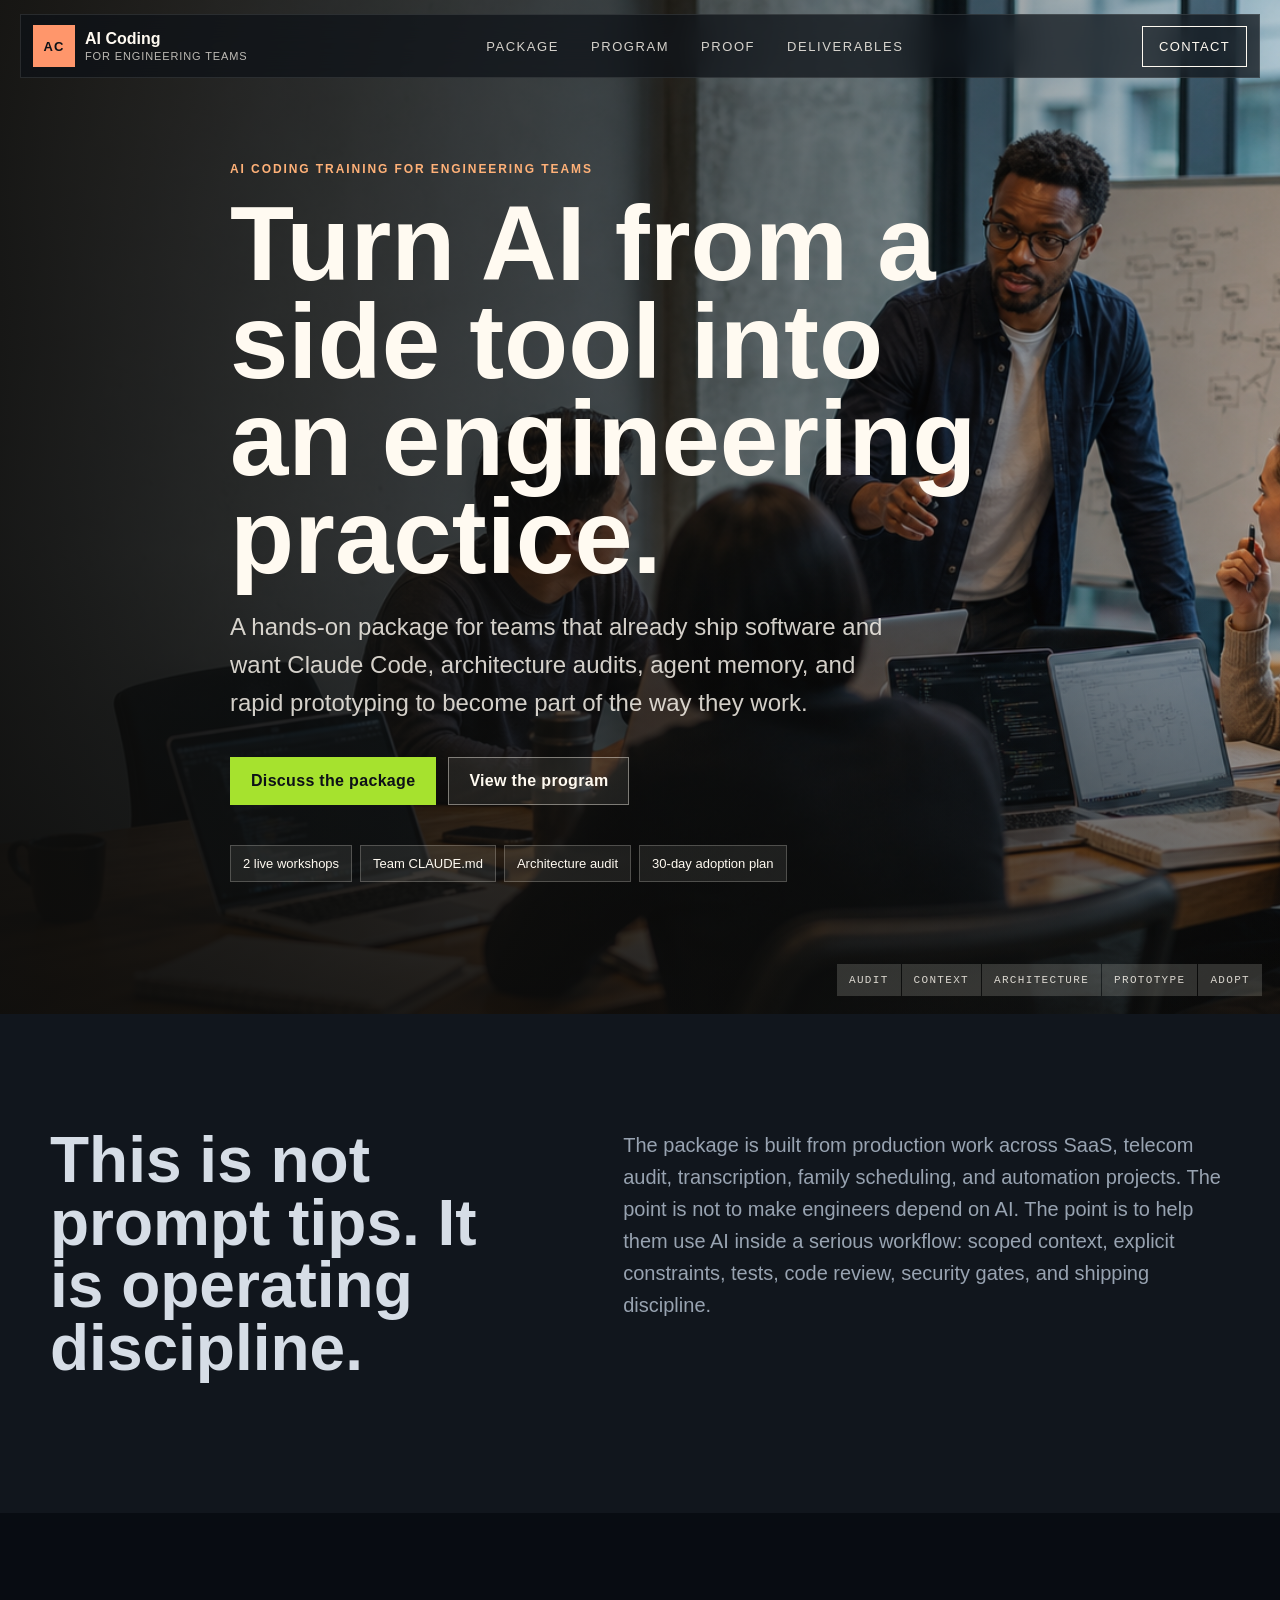
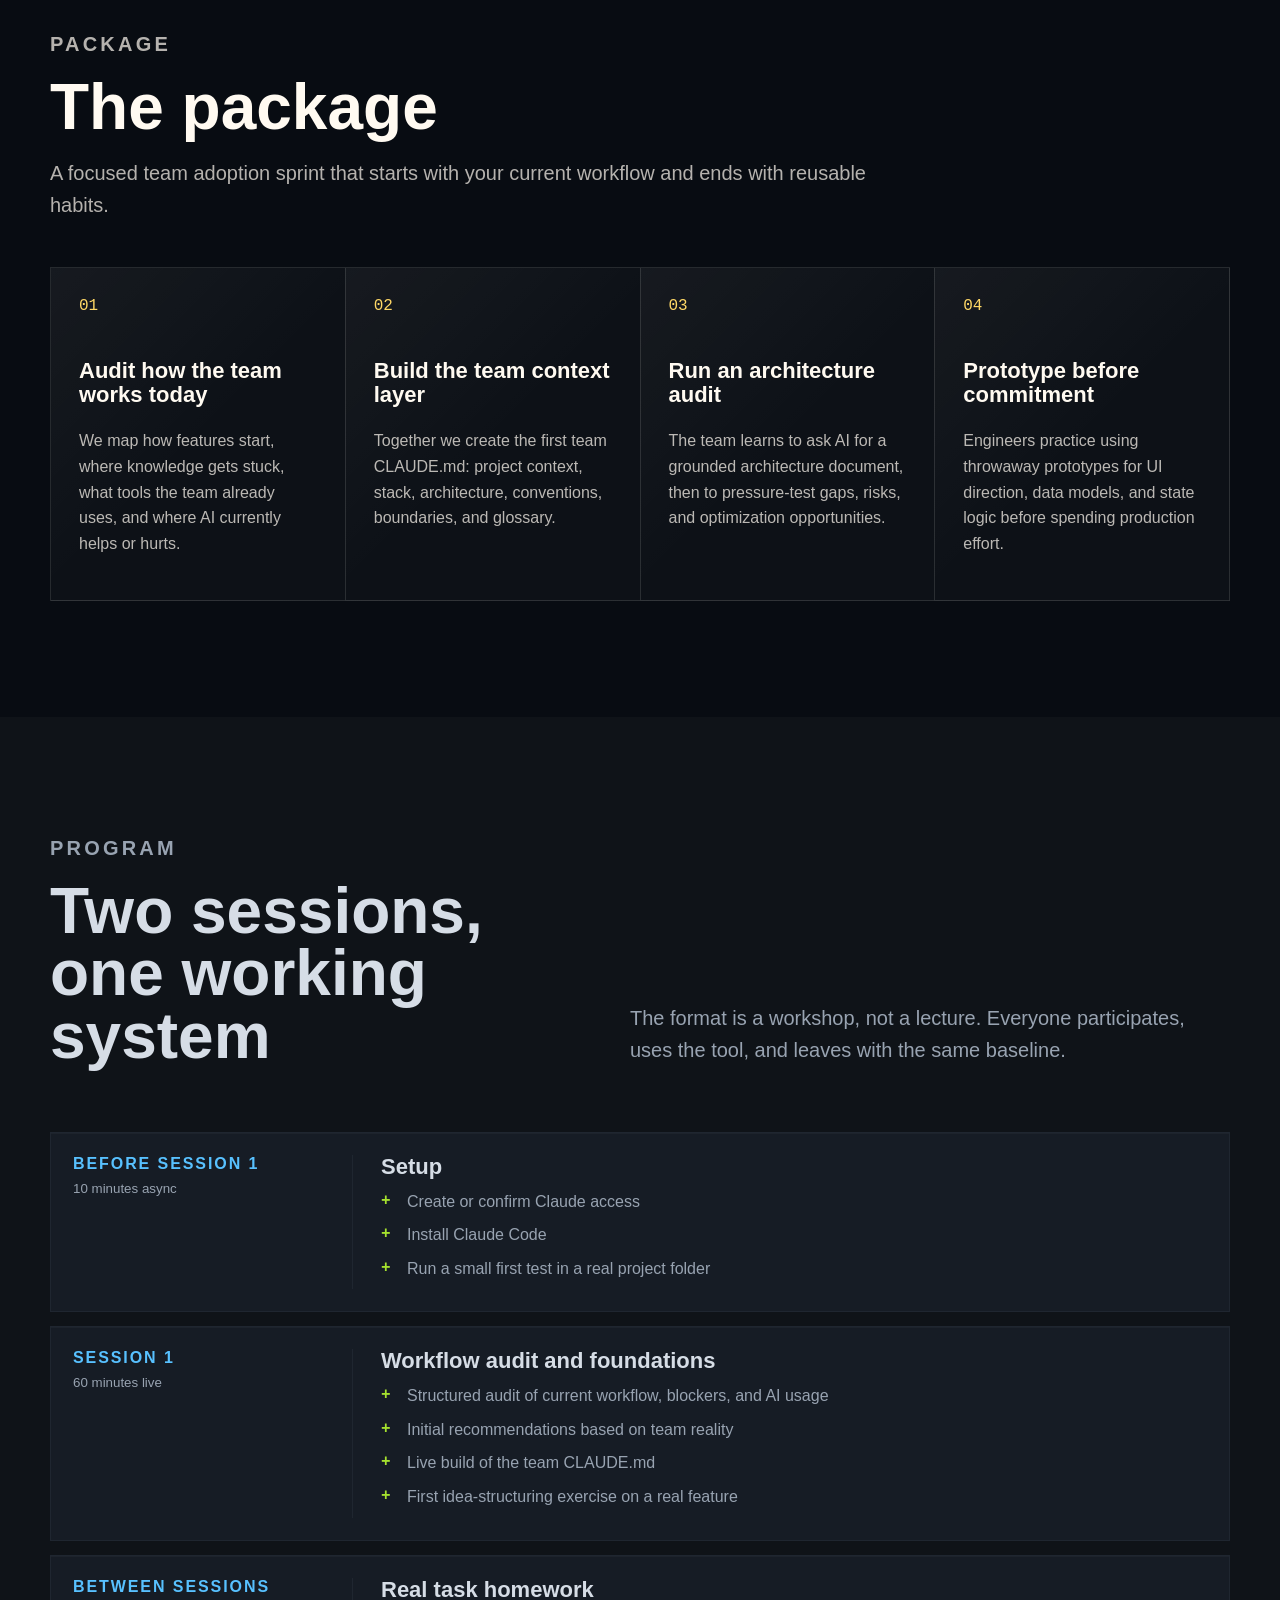
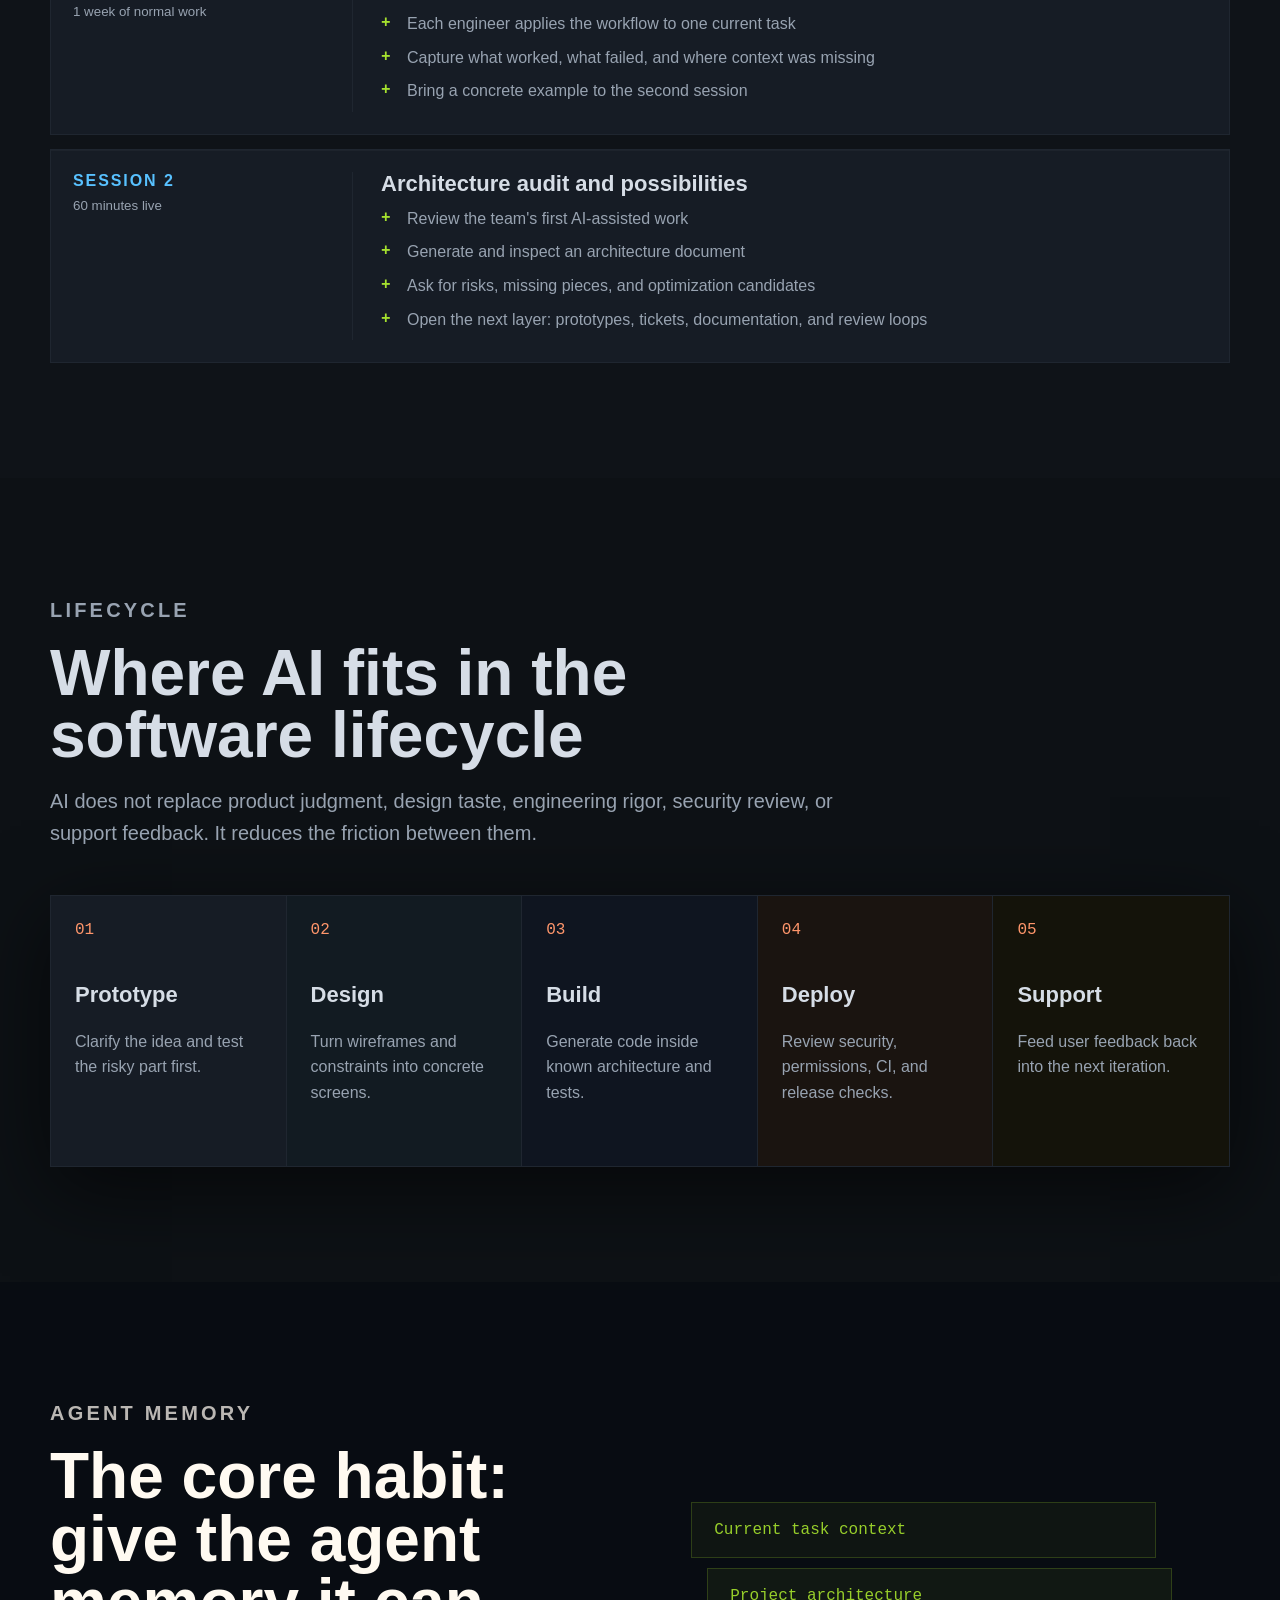
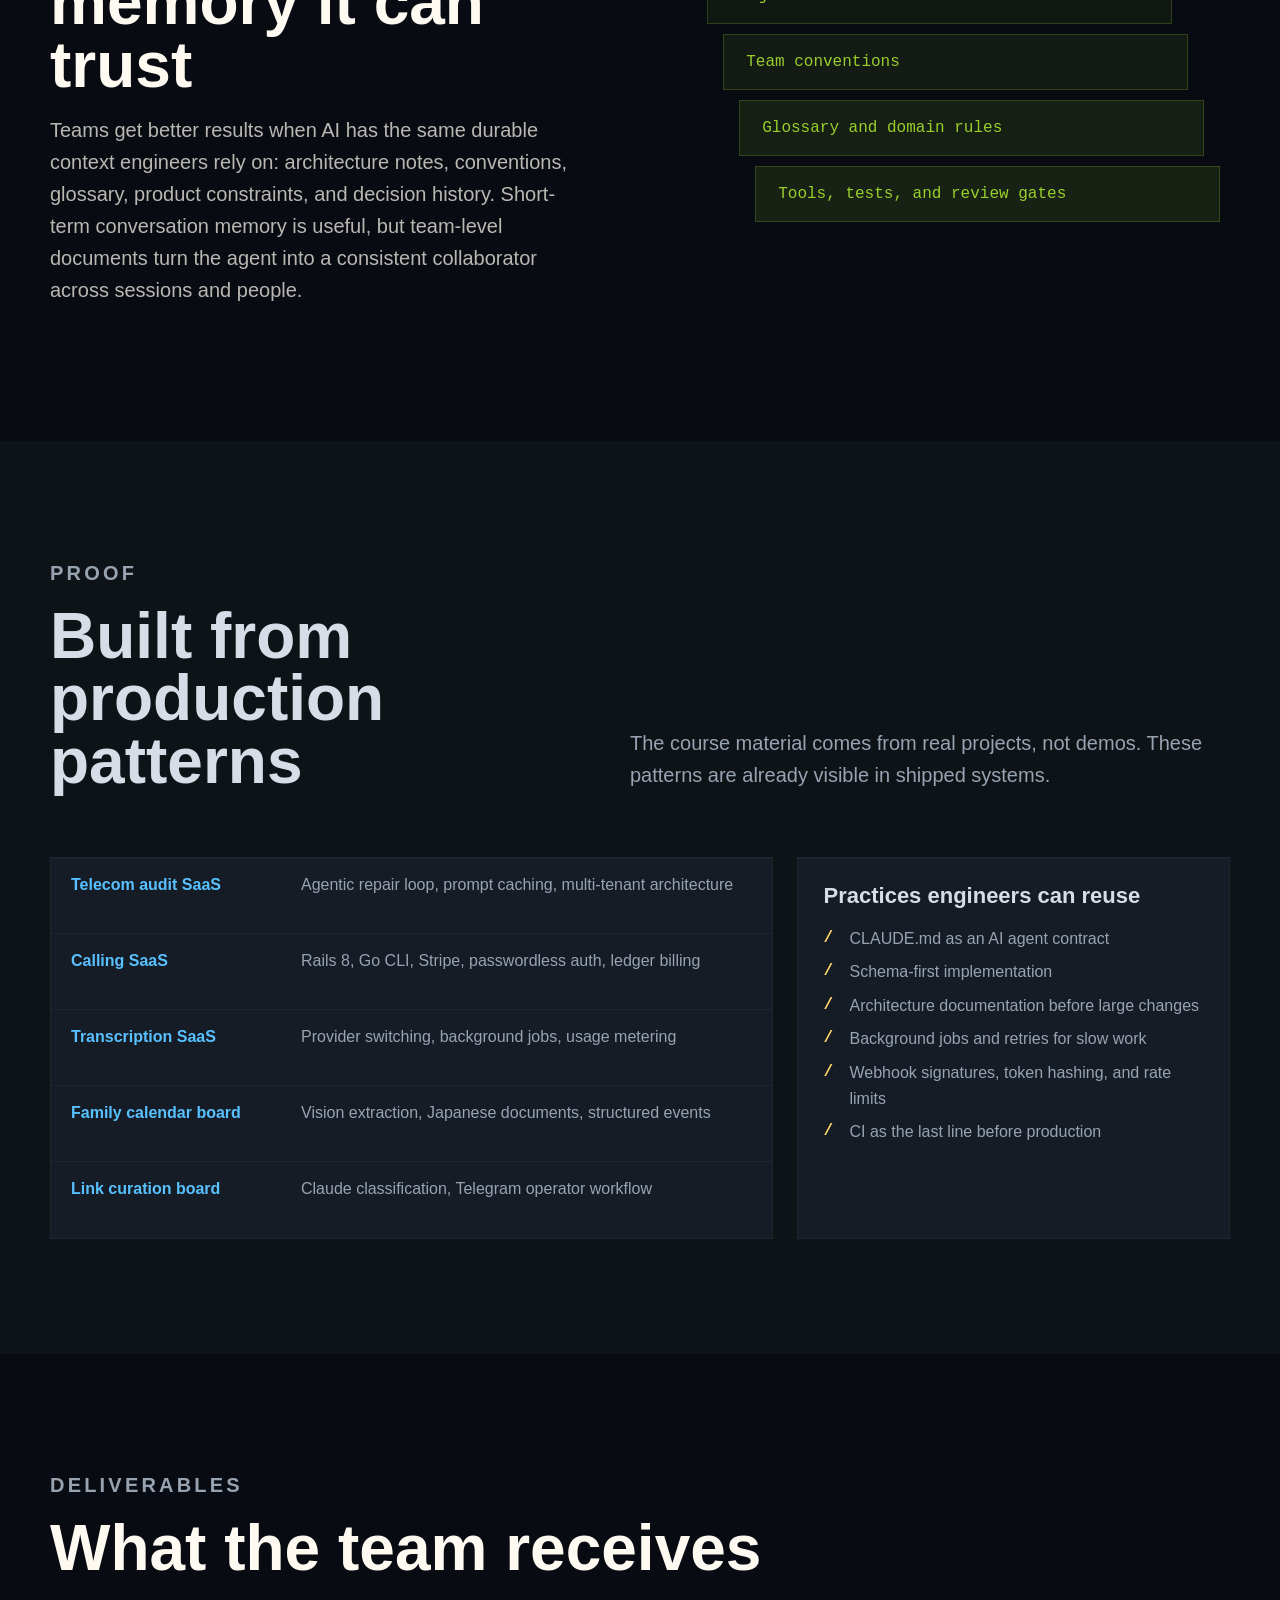
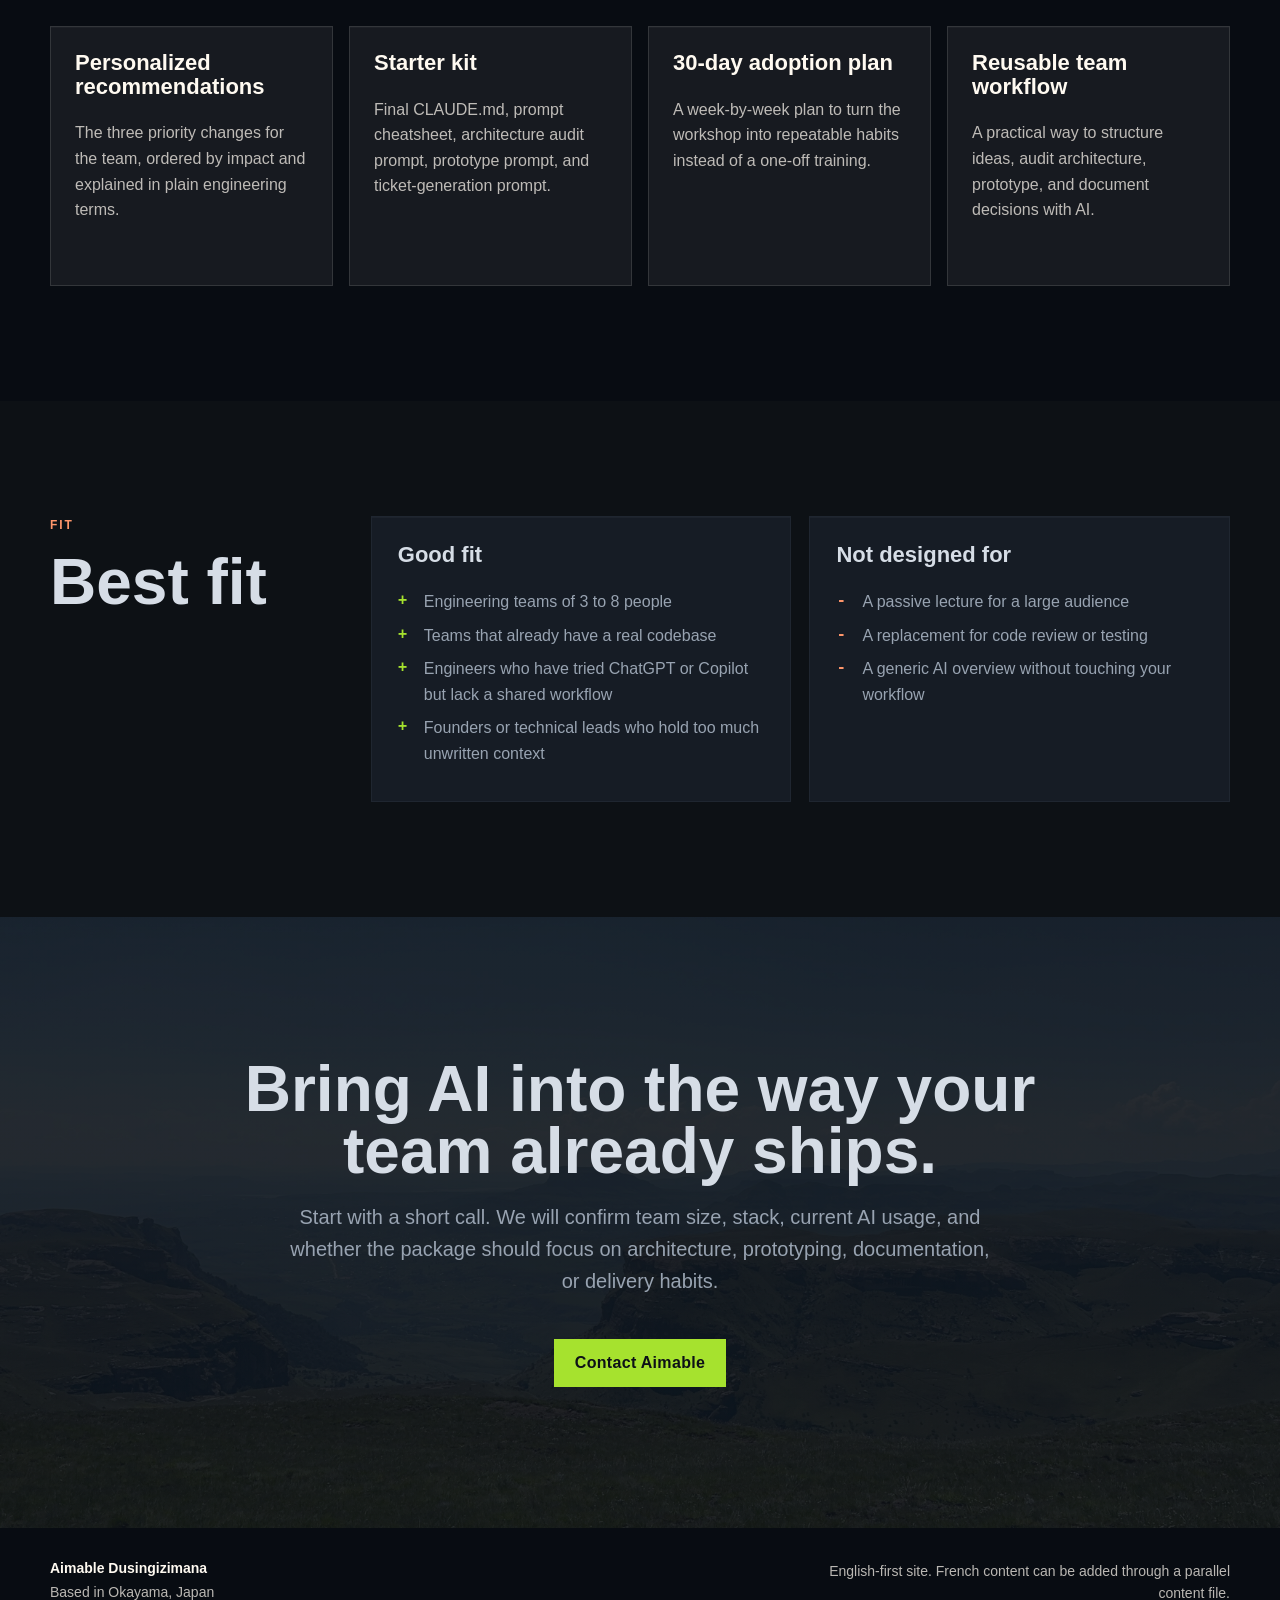
<file: index.html>
<!doctype html>
<html lang="en">
  <head>
    <meta charset="utf-8" />
    <meta name="viewport" content="width=device-width, initial-scale=1" />
    <title>AI Coding for Engineering Teams | Aimable Dusingizimana</title>
    <link rel="canonical" href="https://ai-coding.adusingi.com/" />
    <meta
      name="description"
      content="A hands-on AI-assisted engineering package for teams that want to use Claude Code, architecture audits, team context, and prototypes in real software work."
    />
    <meta property="og:type" content="website" />
    <meta property="og:url" content="https://ai-coding.adusingi.com/" />
    <meta property="og:site_name" content="AI Coding for Engineering Teams" />
    <meta property="og:title" content="AI Coding for Engineering Teams | Aimable Dusingizimana" />
    <meta
      property="og:description"
      content="Turn AI from a side tool into an engineering practice with a hands-on team package."
    />
    <meta property="og:image" content="https://ai-coding.adusingi.com/assets/workshop-hero.png" />
    <meta property="og:image:alt" content="Engineers collaborating in an AI-assisted coding workshop" />
    <meta name="twitter:card" content="summary_large_image" />
    <meta name="twitter:title" content="AI Coding for Engineering Teams | Aimable Dusingizimana" />
    <meta
      name="twitter:description"
      content="A hands-on AI-assisted engineering package for teams that want to turn AI into a reliable engineering practice."
    />
    <meta name="twitter:image" content="https://ai-coding.adusingi.com/assets/workshop-hero.png" />
    <link
      rel="icon"
      href="data:image/svg+xml,%3Csvg xmlns='http://www.w3.org/2000/svg' viewBox='0 0 64 64'%3E%3Crect width='64' height='64' fill='%23a14f35'/%3E%3Ctext x='32' y='40' font-size='22' text-anchor='middle' font-family='Arial,sans-serif' font-weight='700' fill='%23fffaf1'%3EAC%3C/text%3E%3C/svg%3E"
    />
    <link rel="preload" as="image" href="assets/workshop-hero.png" />
    <link rel="stylesheet" href="styles.css" />
  </head>
  <body>
    <a class="skip-link" href="#main">Skip to content</a>
    <header class="site-header" data-js="header">
      <a class="brand" href="#top" aria-label="AI Coding home">
        <span class="brand-mark">AC</span>
        <span>
          <strong>AI Coding</strong>
          <small>for engineering teams</small>
        </span>
      </a>
      <nav class="site-nav" aria-label="Primary navigation" data-js="nav"></nav>
      <a class="header-cta" href="mailto:aimable@adusingi.com?subject=AI%20coding%20team%20package">
        Contact
      </a>
    </header>

    <main id="main">
      <section id="top" class="hero" data-js="hero"></section>
      <section class="positioning section-pad" data-js="positioning"></section>
      <section id="package" class="section-pad package" data-js="package"></section>
      <section id="program" class="section-pad program" data-js="program"></section>
      <section class="section-pad lifecycle" data-js="lifecycle"></section>
      <section class="section-pad memory" data-js="memory"></section>
      <section id="proof" class="section-pad proof" data-js="proof"></section>
      <section id="deliverables" class="section-pad deliverables" data-js="deliverables"></section>
      <section class="section-pad audience" data-js="audience"></section>
      <section class="cta-band" data-js="cta"></section>
    </main>

    <footer class="site-footer" data-js="footer"></footer>

    <noscript>
      <section class="noscript">
        <h1>AI Coding for Engineering Teams</h1>
        <p>
          A hands-on AI-assisted engineering package for teams. Enable JavaScript to view the full
          site, or contact Aimable at aimable@adusingi.com.
        </p>
      </section>
    </noscript>

    <script src="content/en.js"></script>
    <script src="script.js"></script>
  </body>
</html>
</file>
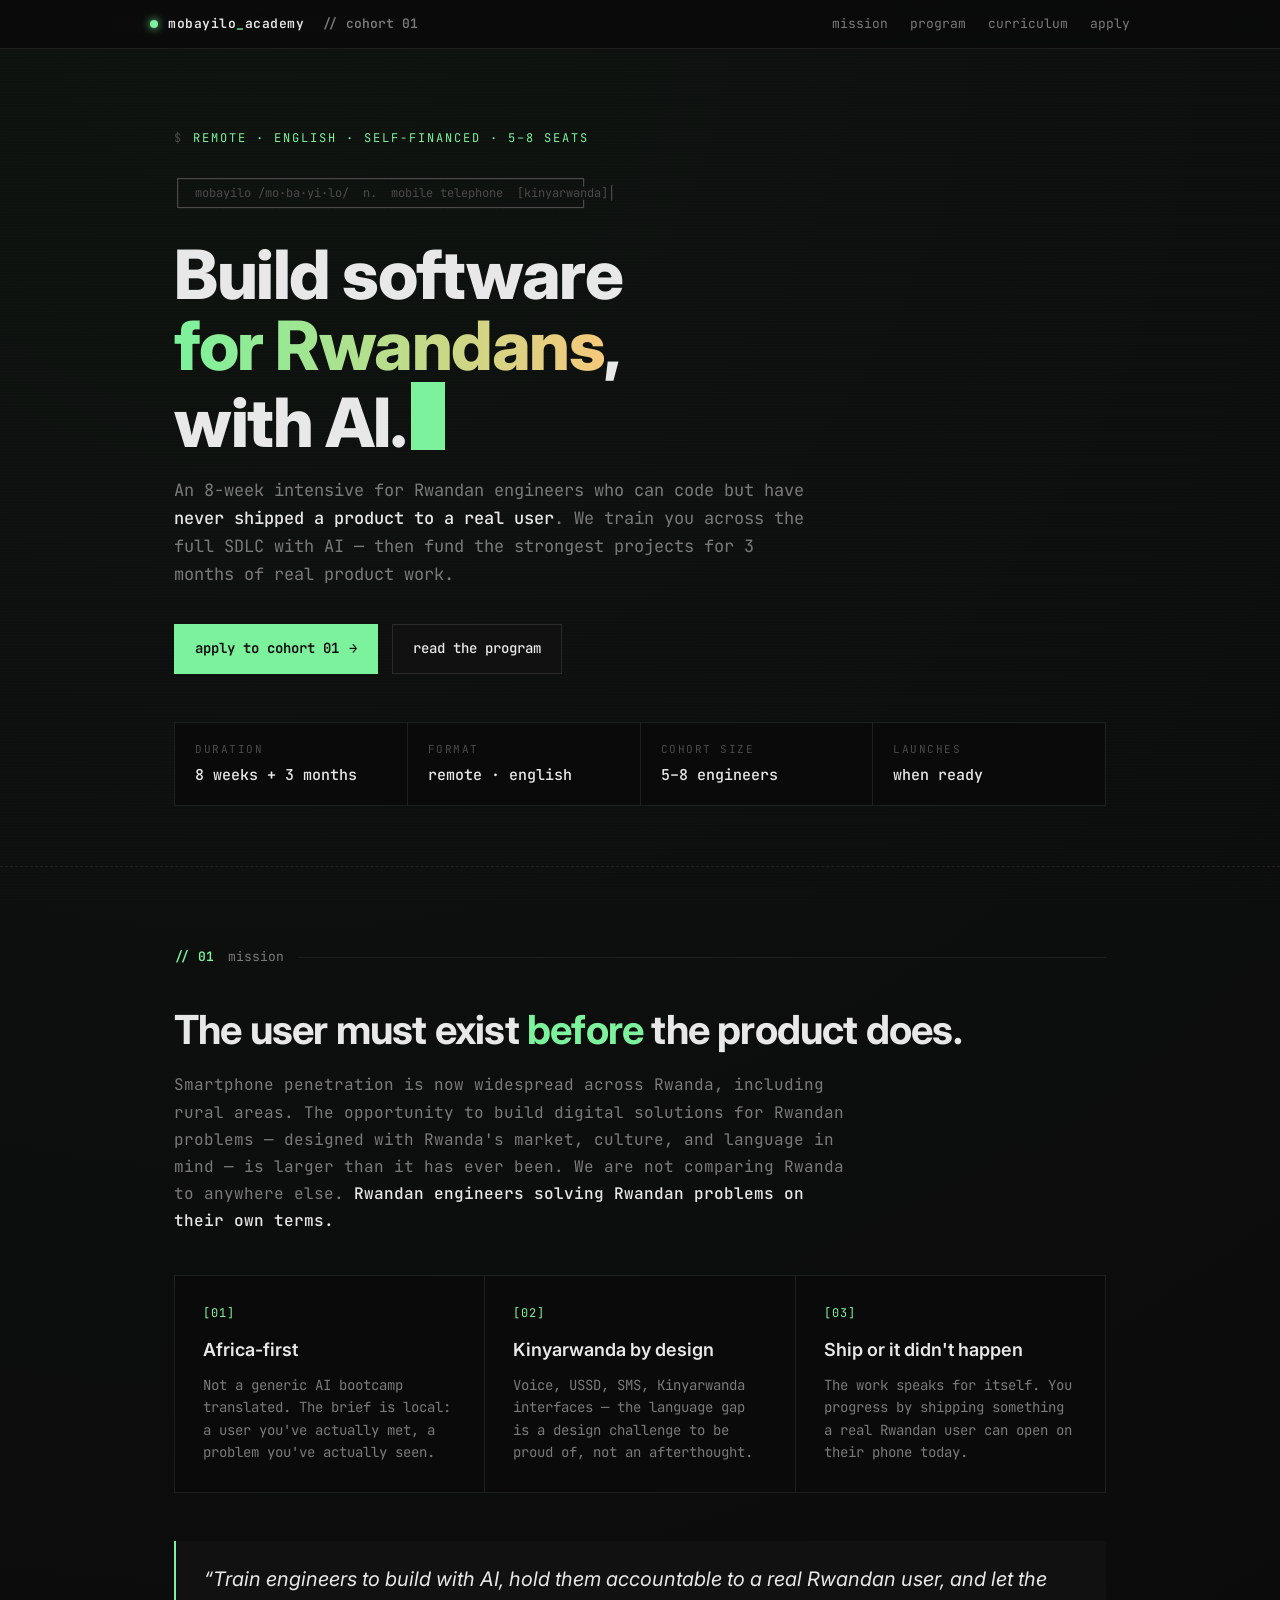
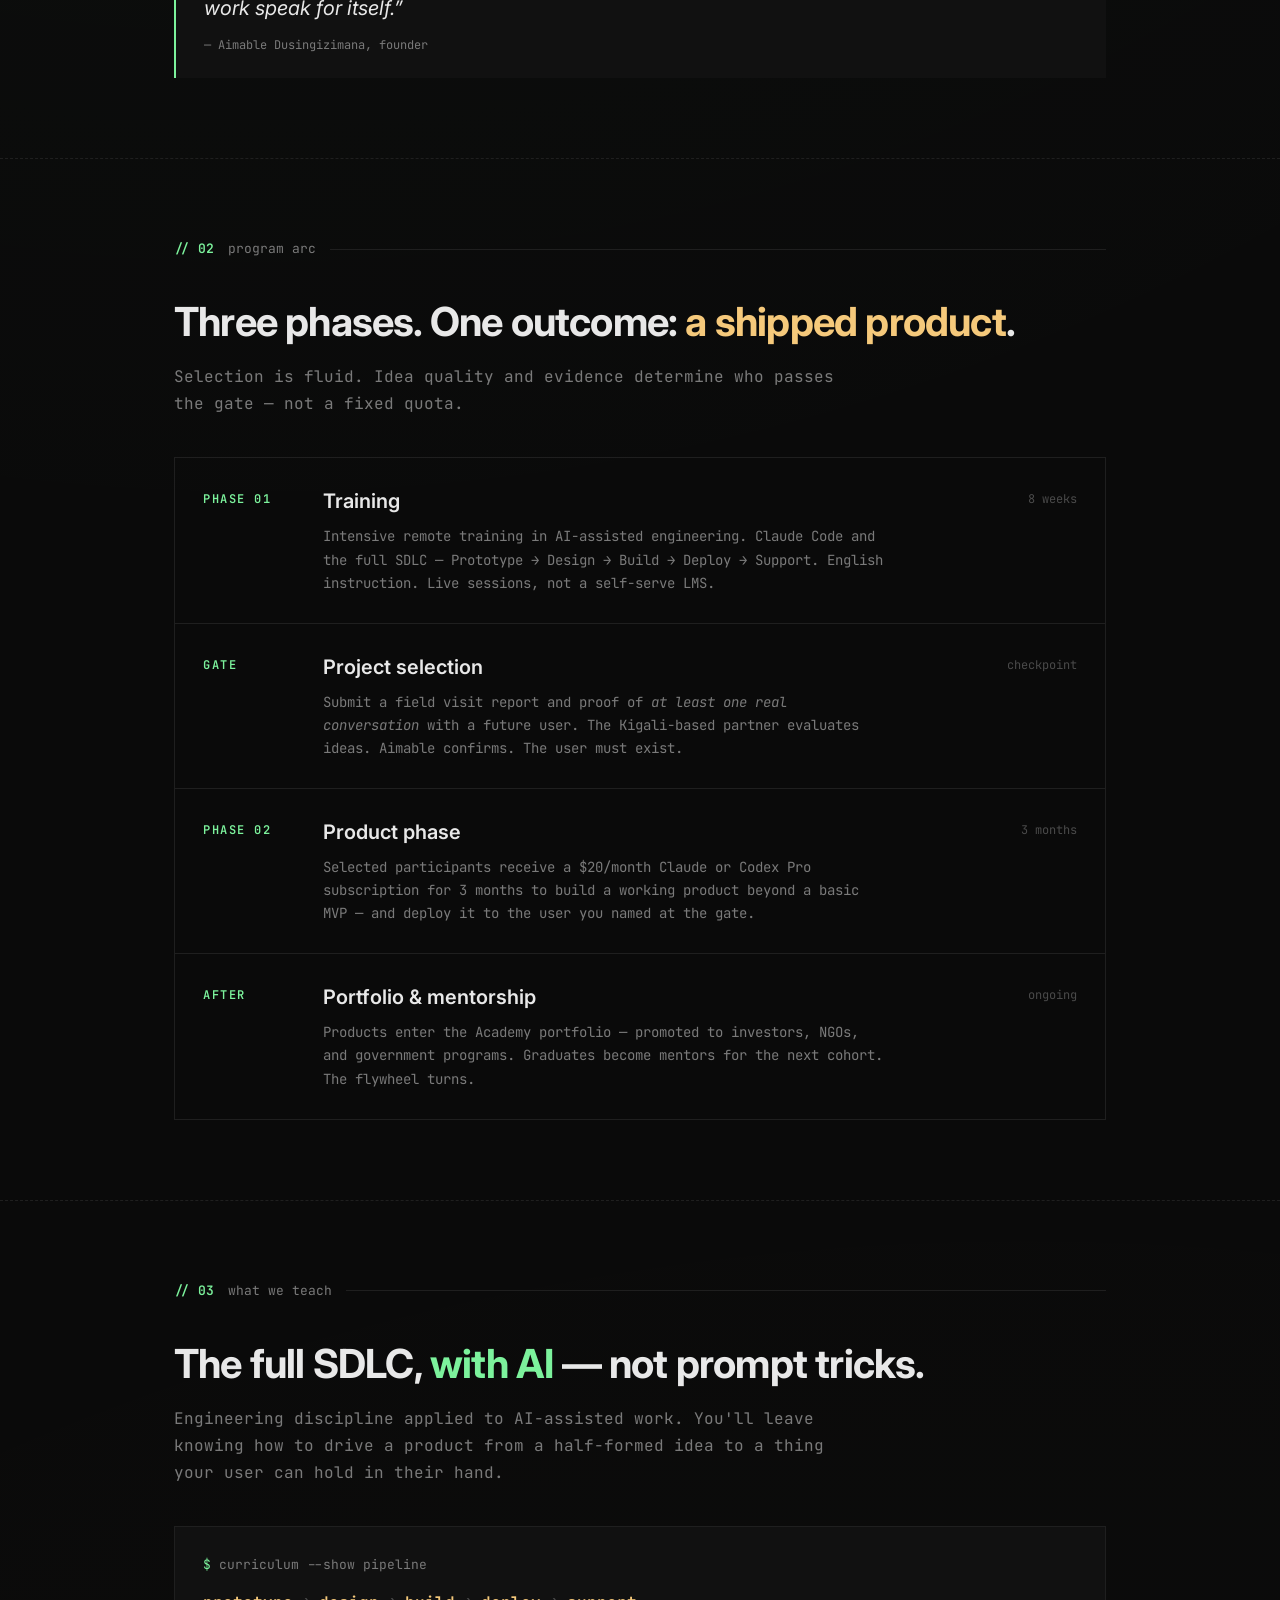
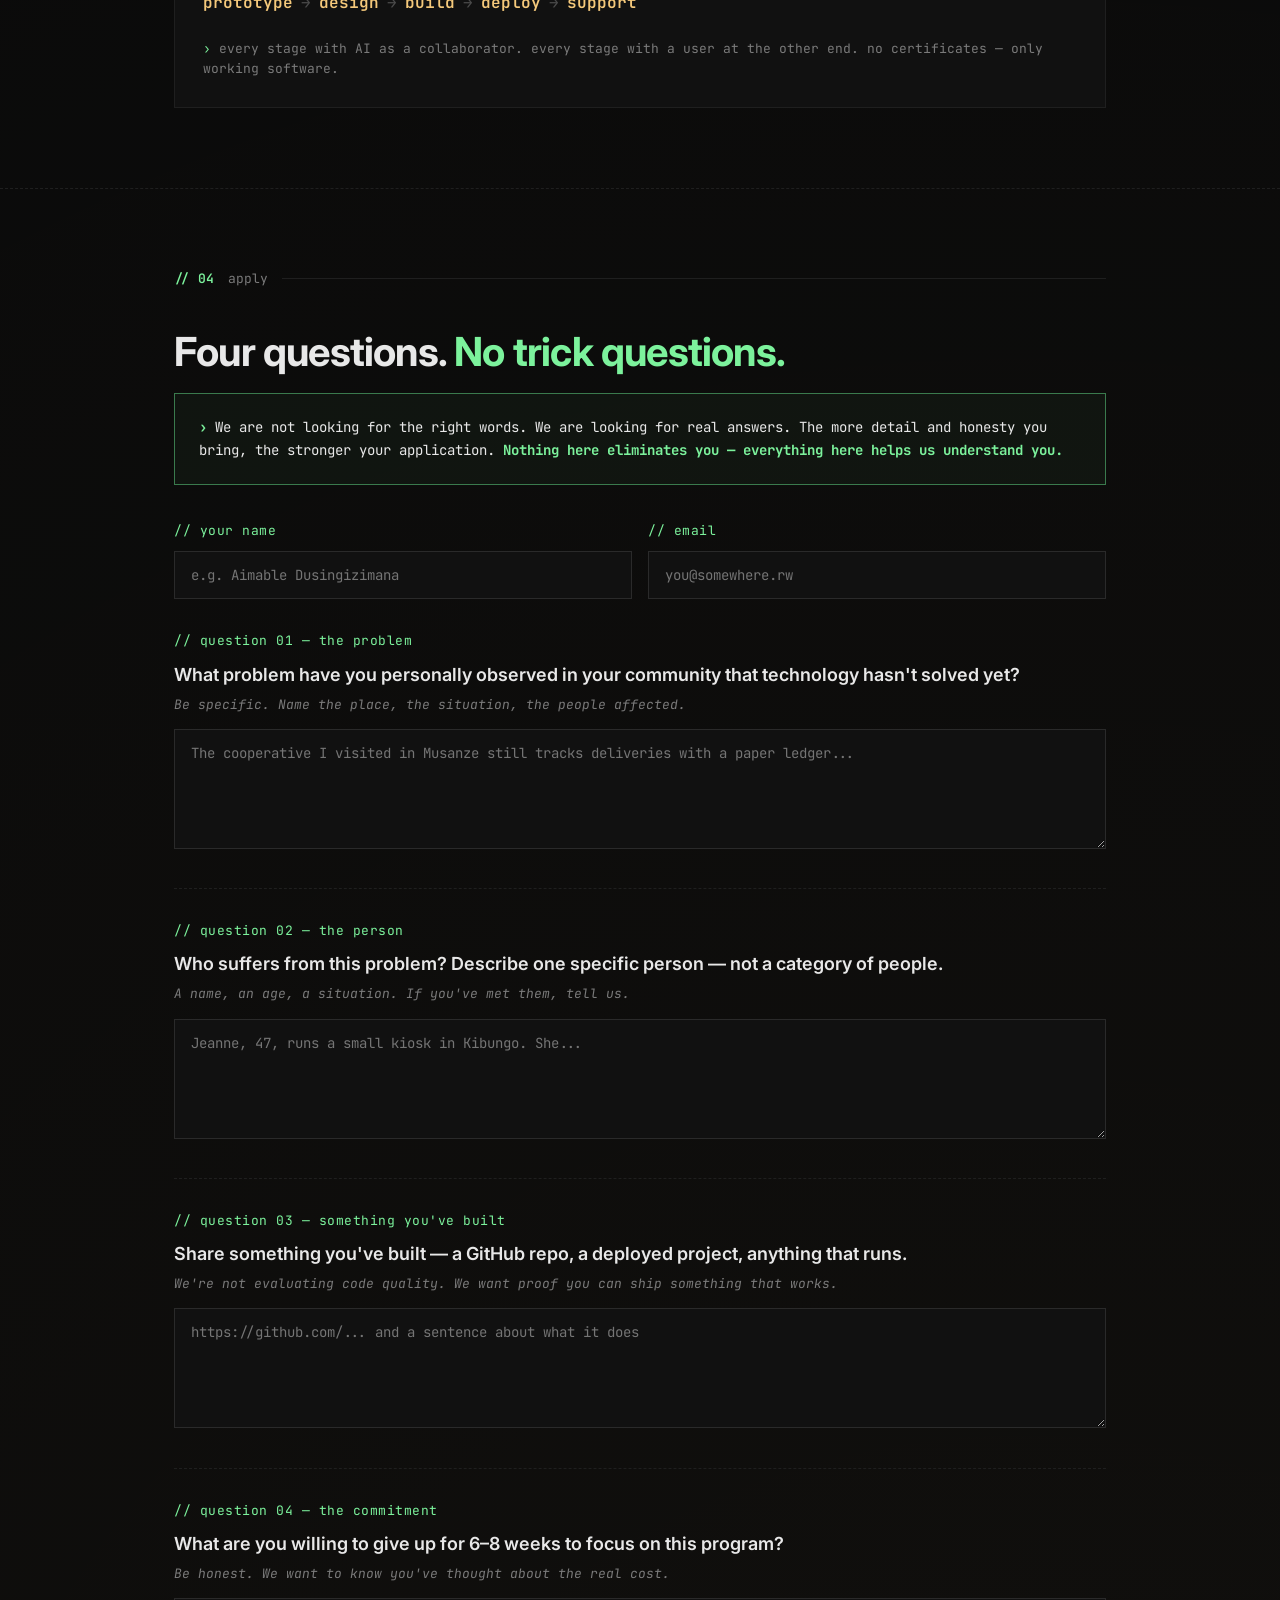
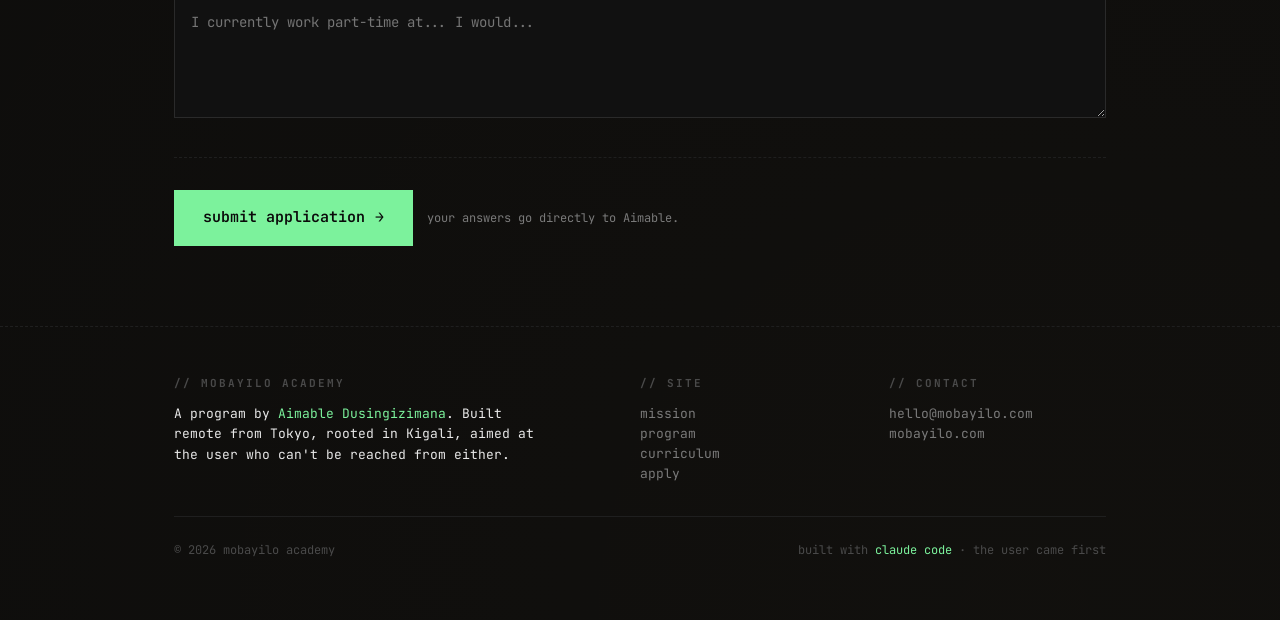
<file: academy/index.html>
<!DOCTYPE html>
<html lang="en">
<head>
<meta charset="UTF-8">
<meta name="viewport" content="width=device-width, initial-scale=1.0">
<title>Mobayilo AI Academy — Cohort 1</title>
<meta name="description" content="An intensive remote training for Rwandan engineers who want to ship real products with AI. 8 weeks of training, then a funded 3-month product phase.">
<link rel="preconnect" href="https://fonts.googleapis.com">
<link rel="preconnect" href="https://fonts.gstatic.com" crossorigin>
<link href="https://fonts.googleapis.com/css2?family=JetBrains+Mono:wght@400;500;600;700&family=Inter:wght@400;500;600;700;800&display=swap" rel="stylesheet">
<style>
  *,*::before,*::after{box-sizing:border-box;margin:0;padding:0}
  html{scroll-behavior:smooth;-webkit-text-size-adjust:100%}
  a{color:inherit;text-decoration:none}
  button{cursor:pointer;font:inherit;color:inherit;background:none;border:none}

  :root{
    --bg:#0a0a0a;
    --bg-soft:#111111;
    --line:#1f1f1f;
    --line-bright:#2a2a2a;
    --text:#e8e8e8;
    --muted:#7a7a7a;
    --dim:#4a4a4a;
    --accent:#7cf29c;          /* phosphor green */
    --accent-dim:#3a7a4d;
    --warm:#f5c97b;            /* builder amber */
    --red:#ff6b6b;
    --mono:'JetBrains Mono',ui-monospace,SFMono-Regular,Menlo,monospace;
    --sans:'Inter',-apple-system,BlinkMacSystemFont,system-ui,sans-serif;
  }

  body{
    font-family:var(--mono);
    background:var(--bg);
    color:var(--text);
    line-height:1.55;
    font-size:15px;
    min-height:100vh;
    overflow-x:hidden;
    background-image:
      radial-gradient(circle at 20% 0%, rgba(124,242,156,0.04), transparent 40%),
      radial-gradient(circle at 80% 100%, rgba(245,201,123,0.03), transparent 50%);
  }

  /* subtle scanlines */
  body::before{
    content:"";
    position:fixed;inset:0;
    pointer-events:none;
    background:repeating-linear-gradient(0deg,
      rgba(255,255,255,0.012) 0,
      rgba(255,255,255,0.012) 1px,
      transparent 1px,
      transparent 3px);
    z-index:1;
  }

  .wrap{max-width:980px;margin:0 auto;padding:0 24px;position:relative;z-index:2}

  /* ── Top bar ─────────────────────────────────────────── */
  .topbar{
    border-bottom:1px solid var(--line);
    background:rgba(10,10,10,0.85);
    backdrop-filter:blur(8px);
    position:sticky;top:0;z-index:50;
  }
  .topbar-inner{
    display:flex;align-items:center;justify-content:space-between;
    padding:14px 0;
    font-size:13px;
  }
  .brand{
    display:flex;align-items:center;gap:10px;
    color:var(--text);font-weight:600;
  }
  .brand-dot{
    width:8px;height:8px;border-radius:50%;
    background:var(--accent);
    box-shadow:0 0 8px var(--accent);
    animation:pulse 2s ease-in-out infinite;
  }
  @keyframes pulse{
    0%,100%{opacity:1}
    50%{opacity:.4}
  }
  .brand-name{letter-spacing:.5px}
  .brand-tag{color:var(--muted);margin-left:8px}
  .top-nav{display:flex;gap:22px;color:var(--muted)}
  .top-nav a:hover{color:var(--accent)}
  @media(max-width:640px){.top-nav{display:none}}

  /* ── Hero ────────────────────────────────────────────── */
  .hero{padding:80px 0 60px;border-bottom:1px dashed var(--line)}
  .kicker{
    color:var(--accent);
    font-size:12px;letter-spacing:2px;text-transform:uppercase;
    margin-bottom:24px;
    display:flex;align-items:center;gap:10px;
  }
  .kicker::before{content:"$";color:var(--dim)}

  h1.title{
    font-family:var(--sans);
    font-size:clamp(40px,7vw,68px);
    font-weight:800;
    line-height:1.05;
    letter-spacing:-1.5px;
    margin-bottom:18px;
  }
  h1.title .blink{
    display:inline-block;width:.5em;height:1em;
    background:var(--accent);
    vertical-align:-3px;margin-left:6px;
    animation:blink 1s steps(2) infinite;
  }
  @keyframes blink{50%{opacity:0}}
  h1 .grad{
    background:linear-gradient(90deg,var(--accent),var(--warm));
    -webkit-background-clip:text;background-clip:text;color:transparent;
  }
  .lede{
    max-width:640px;
    color:var(--muted);
    font-size:17px;line-height:1.65;
    margin-bottom:36px;
  }
  .lede strong{color:var(--text);font-weight:500}

  .cta-row{display:flex;gap:14px;flex-wrap:wrap;align-items:center}
  .btn{
    display:inline-flex;align-items:center;gap:10px;
    padding:13px 20px;
    font-family:var(--mono);font-size:14px;font-weight:500;
    border:1px solid var(--line-bright);
    background:var(--bg-soft);
    color:var(--text);
    transition:all .15s ease;
  }
  .btn:hover{border-color:var(--accent);color:var(--accent);transform:translateY(-1px)}
  .btn-primary{
    background:var(--accent);color:#0a0a0a;border-color:var(--accent);
    font-weight:600;
  }
  .btn-primary:hover{
    background:transparent;color:var(--accent);
    box-shadow:0 0 24px rgba(124,242,156,0.25);
  }
  .btn .arrow{transition:transform .15s ease}
  .btn:hover .arrow{transform:translateX(3px)}

  .meta-strip{
    margin-top:48px;
    display:grid;grid-template-columns:repeat(4,1fr);gap:1px;
    background:var(--line);
    border:1px solid var(--line);
  }
  .meta-strip > div{
    background:var(--bg);padding:18px 20px;
  }
  .meta-label{font-size:11px;color:var(--dim);text-transform:uppercase;letter-spacing:1.5px;margin-bottom:6px}
  .meta-value{font-size:15px;color:var(--text);font-weight:500}
  @media(max-width:720px){
    .meta-strip{grid-template-columns:repeat(2,1fr)}
  }

  /* ── Section header ──────────────────────────────────── */
  section{padding:80px 0;border-bottom:1px dashed var(--line)}
  .section-head{
    display:flex;align-items:center;gap:14px;
    margin-bottom:40px;
    font-size:13px;color:var(--muted);
  }
  .section-num{color:var(--accent);font-weight:600}
  .section-line{flex:1;height:1px;background:var(--line)}
  h2{
    font-family:var(--sans);
    font-size:clamp(28px,4vw,40px);
    font-weight:700;letter-spacing:-.8px;line-height:1.15;
    margin-bottom:18px;
  }
  .section-intro{color:var(--muted);max-width:680px;font-size:16px;line-height:1.7;margin-bottom:40px}
  .section-intro strong{color:var(--text);font-weight:500}

  /* ── Mission / quote block ───────────────────────────── */
  .pillars{
    display:grid;grid-template-columns:repeat(3,1fr);gap:1px;
    background:var(--line);border:1px solid var(--line);
    margin-top:32px;
  }
  .pillar{background:var(--bg);padding:28px}
  .pillar-mark{
    font-family:var(--mono);font-size:12px;color:var(--accent);
    margin-bottom:14px;letter-spacing:1px;
  }
  .pillar h3{
    font-family:var(--sans);font-size:18px;font-weight:600;
    margin-bottom:10px;color:var(--text);
  }
  .pillar p{color:var(--muted);font-size:14px;line-height:1.6}
  @media(max-width:760px){.pillars{grid-template-columns:1fr}}

  .quote{
    margin:48px 0 0;
    padding:24px 28px;
    border-left:2px solid var(--accent);
    background:var(--bg-soft);
    font-family:var(--sans);
    font-size:20px;line-height:1.45;
    color:var(--text);
    font-style:italic;
  }
  .quote-attr{
    margin-top:14px;
    font-family:var(--mono);font-size:12px;color:var(--muted);font-style:normal;
  }

  /* ── Program phases ──────────────────────────────────── */
  .phases{display:flex;flex-direction:column;gap:0;border:1px solid var(--line)}
  .phase{
    display:grid;grid-template-columns:120px 1fr auto;
    align-items:start;
    padding:28px 28px;
    border-bottom:1px solid var(--line);
    transition:background .2s ease;
  }
  .phase:last-child{border-bottom:none}
  .phase:hover{background:var(--bg-soft)}
  .phase-id{
    font-size:12px;color:var(--accent);letter-spacing:1.5px;
    font-weight:600;padding-top:4px;
  }
  .phase-body h3{
    font-family:var(--sans);font-size:20px;font-weight:600;
    margin-bottom:8px;color:var(--text);
  }
  .phase-body p{color:var(--muted);font-size:14px;line-height:1.65;max-width:560px}
  .phase-meta{
    font-family:var(--mono);font-size:12px;color:var(--dim);
    text-align:right;padding-top:4px;white-space:nowrap;
  }
  @media(max-width:720px){
    .phase{grid-template-columns:1fr;gap:8px}
    .phase-meta{text-align:left}
  }

  /* ── Curriculum / SDLC ───────────────────────────────── */
  .sdlc{
    margin-top:32px;
    border:1px solid var(--line);
    background:var(--bg-soft);
    padding:28px;
    font-family:var(--mono);
  }
  .sdlc-line{
    font-size:13px;color:var(--muted);margin-bottom:6px;
  }
  .sdlc-prompt{color:var(--accent);user-select:none;margin-right:8px}
  .sdlc-pipeline{
    font-size:16px;color:var(--text);
    margin:14px 0 22px;
    line-height:1.7;
    word-break:break-word;
  }
  .sdlc-pipeline span{color:var(--warm);font-weight:600}
  .sdlc-pipeline .arr{color:var(--dim);margin:0 8px}
  .sdlc-note{font-size:13px;color:var(--muted)}
  .sdlc-note .c{color:var(--accent)}

  /* ── Apply / form ────────────────────────────────────── */
  .apply-intro{
    border:1px solid var(--accent-dim);
    background:rgba(124,242,156,0.04);
    padding:22px 24px;
    margin-bottom:36px;
    font-size:14px;color:var(--text);line-height:1.65;
  }
  .apply-intro strong{color:var(--accent)}

  form .q{
    margin-bottom:32px;
    padding-bottom:32px;
    border-bottom:1px dashed var(--line);
  }
  form .q:last-of-type{border-bottom:none}
  .q-label{
    display:block;
    font-family:var(--mono);font-size:13px;color:var(--accent);
    margin-bottom:10px;letter-spacing:.5px;
  }
  .q-prompt{
    font-family:var(--sans);font-size:18px;font-weight:600;
    color:var(--text);margin-bottom:8px;line-height:1.4;
  }
  .q-hint{font-size:13px;color:var(--muted);margin-bottom:14px;font-style:italic}
  input,textarea{
    width:100%;
    font-family:var(--mono);font-size:14px;
    background:var(--bg-soft);
    color:var(--text);
    border:1px solid var(--line-bright);
    padding:14px 16px;
    border-radius:0;
    transition:border-color .15s ease;
    resize:vertical;
  }
  textarea{min-height:120px}
  input:focus,textarea:focus{
    outline:none;border-color:var(--accent);
    box-shadow:0 0 0 3px rgba(124,242,156,0.08);
  }
  .field-row{display:grid;grid-template-columns:1fr 1fr;gap:16px;margin-bottom:32px}
  @media(max-width:640px){.field-row{grid-template-columns:1fr}}

  .submit-row{display:flex;gap:14px;align-items:center;flex-wrap:wrap;margin-top:8px}
  .submit-row .btn-primary{padding:15px 28px;font-size:15px}
  .submit-note{font-size:12px;color:var(--muted)}

  /* ── Footer ──────────────────────────────────────────── */
  footer{
    padding:48px 0 60px;
    color:var(--muted);font-size:13px;
  }
  .footer-grid{
    display:grid;grid-template-columns:2fr 1fr 1fr;gap:32px;
    margin-bottom:32px;
  }
  @media(max-width:640px){.footer-grid{grid-template-columns:1fr}}
  footer h4{
    font-family:var(--mono);font-size:11px;letter-spacing:2px;
    text-transform:uppercase;color:var(--dim);margin-bottom:12px;
  }
  footer a:hover{color:var(--accent)}
  .foot-bar{
    padding-top:24px;border-top:1px solid var(--line);
    display:flex;justify-content:space-between;flex-wrap:wrap;gap:12px;
    font-size:12px;color:var(--dim);
  }

  /* utility */
  .accent{color:var(--accent)}
  .warm{color:var(--warm)}
  .dim{color:var(--dim)}
  .ascii{
    font-family:var(--mono);font-size:12px;line-height:1.2;
    color:var(--dim);white-space:pre;overflow-x:auto;
    margin-bottom:24px;
  }
  @media(max-width:520px){.ascii{font-size:9px}}
</style>
</head>
<body>

<header class="topbar">
  <div class="wrap topbar-inner">
    <a class="brand" href="#top">
      <span class="brand-dot"></span>
      <span class="brand-name">mobayilo<span class="accent">_</span>academy</span>
      <span class="brand-tag">// cohort 01</span>
    </a>
    <nav class="top-nav">
      <a href="#mission">mission</a>
      <a href="#program">program</a>
      <a href="#teach">curriculum</a>
      <a href="#apply">apply</a>
    </nav>
  </div>
</header>

<main id="top">

  <!-- ── Hero ─────────────────────────────────────────── -->
  <section class="hero">
    <div class="wrap">
      <div class="kicker">remote · english · self-financed · 5–8 seats</div>

      <pre class="ascii">┌─────────────────────────────────────────────────────────┐
│  mobayilo /mo·ba·yi·lo/  n.  mobile telephone  [kinyarwanda]│
└─────────────────────────────────────────────────────────┘</pre>

      <h1 class="title">
        Build software<br>
        <span class="grad">for Rwandans</span>,<br>
        with AI.<span class="blink"></span>
      </h1>

      <p class="lede">
        An 8-week intensive for Rwandan engineers who can code but have <strong>never shipped a product to a real user</strong>. We train you across the full SDLC with AI — then fund the strongest projects for 3 months of real product work.
      </p>

      <div class="cta-row">
        <a class="btn btn-primary" href="#apply">
          apply to cohort 01 <span class="arrow">→</span>
        </a>
        <a class="btn" href="#program">
          read the program
        </a>
      </div>

      <div class="meta-strip">
        <div>
          <div class="meta-label">duration</div>
          <div class="meta-value">8 weeks + 3 months</div>
        </div>
        <div>
          <div class="meta-label">format</div>
          <div class="meta-value">remote · english</div>
        </div>
        <div>
          <div class="meta-label">cohort size</div>
          <div class="meta-value">5–8 engineers</div>
        </div>
        <div>
          <div class="meta-label">launches</div>
          <div class="meta-value">when ready</div>
        </div>
      </div>
    </div>
  </section>

  <!-- ── Mission ──────────────────────────────────────── -->
  <section id="mission">
    <div class="wrap">
      <div class="section-head">
        <span class="section-num">// 01</span>
        <span>mission</span>
        <span class="section-line"></span>
      </div>

      <h2>The user must exist <span class="accent">before</span> the product does.</h2>
      <p class="section-intro">
        Smartphone penetration is now widespread across Rwanda, including rural areas. The opportunity to build digital solutions for Rwandan problems — designed with Rwanda's market, culture, and language in mind — is larger than it has ever been. We are not comparing Rwanda to anywhere else. <strong>Rwandan engineers solving Rwandan problems on their own terms.</strong>
      </p>

      <div class="pillars">
        <div class="pillar">
          <div class="pillar-mark">[01]</div>
          <h3>Africa-first</h3>
          <p>Not a generic AI bootcamp translated. The brief is local: a user you've actually met, a problem you've actually seen.</p>
        </div>
        <div class="pillar">
          <div class="pillar-mark">[02]</div>
          <h3>Kinyarwanda by design</h3>
          <p>Voice, USSD, SMS, Kinyarwanda interfaces — the language gap is a design challenge to be proud of, not an afterthought.</p>
        </div>
        <div class="pillar">
          <div class="pillar-mark">[03]</div>
          <h3>Ship or it didn't happen</h3>
          <p>The work speaks for itself. You progress by shipping something a real Rwandan user can open on their phone today.</p>
        </div>
      </div>

      <blockquote class="quote">
        “Train engineers to build with AI, hold them accountable to a real Rwandan user, and let the work speak for itself.”
        <div class="quote-attr">— Aimable Dusingizimana, founder</div>
      </blockquote>
    </div>
  </section>

  <!-- ── Program ──────────────────────────────────────── -->
  <section id="program">
    <div class="wrap">
      <div class="section-head">
        <span class="section-num">// 02</span>
        <span>program arc</span>
        <span class="section-line"></span>
      </div>

      <h2>Three phases. One outcome: <span class="warm">a shipped product</span>.</h2>
      <p class="section-intro">
        Selection is fluid. Idea quality and evidence determine who passes the gate — not a fixed quota.
      </p>

      <div class="phases">
        <div class="phase">
          <div class="phase-id">PHASE 01</div>
          <div class="phase-body">
            <h3>Training</h3>
            <p>Intensive remote training in AI-assisted engineering. Claude Code and the full SDLC — Prototype → Design → Build → Deploy → Support. English instruction. Live sessions, not a self-serve LMS.</p>
          </div>
          <div class="phase-meta">8 weeks</div>
        </div>

        <div class="phase">
          <div class="phase-id">GATE</div>
          <div class="phase-body">
            <h3>Project selection</h3>
            <p>Submit a field visit report and proof of <em>at least one real conversation</em> with a future user. The Kigali-based partner evaluates ideas. Aimable confirms. The user must exist.</p>
          </div>
          <div class="phase-meta">checkpoint</div>
        </div>

        <div class="phase">
          <div class="phase-id">PHASE 02</div>
          <div class="phase-body">
            <h3>Product phase</h3>
            <p>Selected participants receive a $20/month Claude or Codex Pro subscription for 3 months to build a working product beyond a basic MVP — and deploy it to the user you named at the gate.</p>
          </div>
          <div class="phase-meta">3 months</div>
        </div>

        <div class="phase">
          <div class="phase-id">AFTER</div>
          <div class="phase-body">
            <h3>Portfolio &amp; mentorship</h3>
            <p>Products enter the Academy portfolio — promoted to investors, NGOs, and government programs. Graduates become mentors for the next cohort. The flywheel turns.</p>
          </div>
          <div class="phase-meta">ongoing</div>
        </div>
      </div>
    </div>
  </section>

  <!-- ── What we teach ────────────────────────────────── -->
  <section id="teach">
    <div class="wrap">
      <div class="section-head">
        <span class="section-num">// 03</span>
        <span>what we teach</span>
        <span class="section-line"></span>
      </div>

      <h2>The full SDLC, <span class="accent">with AI</span> — not prompt tricks.</h2>
      <p class="section-intro">
        Engineering discipline applied to AI-assisted work. You'll leave knowing how to drive a product from a half-formed idea to a thing your user can hold in their hand.
      </p>

      <div class="sdlc">
        <div class="sdlc-line"><span class="sdlc-prompt">$</span>curriculum --show pipeline</div>

        <div class="sdlc-pipeline">
          <span>prototype</span><span class="arr">→</span><span>design</span><span class="arr">→</span><span>build</span><span class="arr">→</span><span>deploy</span><span class="arr">→</span><span>support</span>
        </div>

        <div class="sdlc-note">
          <span class="c">›</span> every stage with AI as a collaborator. every stage with a user at the other end. no certificates — only working software.
        </div>
      </div>
    </div>
  </section>

  <!-- ── Apply ────────────────────────────────────────── -->
  <section id="apply">
    <div class="wrap">
      <div class="section-head">
        <span class="section-num">// 04</span>
        <span>apply</span>
        <span class="section-line"></span>
      </div>

      <h2>Four questions. <span class="accent">No trick questions.</span></h2>

      <div class="apply-intro">
        <strong>›</strong> We are not looking for the right words. We are looking for real answers. The more detail and honesty you bring, the stronger your application. <strong>Nothing here eliminates you — everything here helps us understand you.</strong>
      </div>

      <form action="https://formspree.io/f/REPLACE_ME" method="POST" id="applyForm">
        <div class="field-row">
          <div>
            <label class="q-label" for="name">// your name</label>
            <input type="text" id="name" name="name" required placeholder="e.g. Aimable Dusingizimana">
          </div>
          <div>
            <label class="q-label" for="email">// email</label>
            <input type="email" id="email" name="email" required placeholder="you@somewhere.rw">
          </div>
        </div>

        <div class="q">
          <span class="q-label">// question 01 — the problem</span>
          <div class="q-prompt">What problem have you personally observed in your community that technology hasn't solved yet?</div>
          <div class="q-hint">Be specific. Name the place, the situation, the people affected.</div>
          <textarea name="q1_problem" required placeholder="The cooperative I visited in Musanze still tracks deliveries with a paper ledger..."></textarea>
        </div>

        <div class="q">
          <span class="q-label">// question 02 — the person</span>
          <div class="q-prompt">Who suffers from this problem? Describe one specific person — not a category of people.</div>
          <div class="q-hint">A name, an age, a situation. If you've met them, tell us.</div>
          <textarea name="q2_person" required placeholder="Jeanne, 47, runs a small kiosk in Kibungo. She..."></textarea>
        </div>

        <div class="q">
          <span class="q-label">// question 03 — something you've built</span>
          <div class="q-prompt">Share something you've built — a GitHub repo, a deployed project, anything that runs.</div>
          <div class="q-hint">We're not evaluating code quality. We want proof you can ship something that works.</div>
          <textarea name="q3_built" required placeholder="https://github.com/... and a sentence about what it does"></textarea>
        </div>

        <div class="q">
          <span class="q-label">// question 04 — the commitment</span>
          <div class="q-prompt">What are you willing to give up for 6–8 weeks to focus on this program?</div>
          <div class="q-hint">Be honest. We want to know you've thought about the real cost.</div>
          <textarea name="q4_commitment" required placeholder="I currently work part-time at... I would..."></textarea>
        </div>

        <div class="submit-row">
          <button type="submit" class="btn btn-primary">
            submit application <span class="arrow">→</span>
          </button>
          <span class="submit-note">your answers go directly to Aimable.</span>
        </div>
      </form>
    </div>
  </section>

</main>

<footer>
  <div class="wrap">
    <div class="footer-grid">
      <div>
        <h4>// mobayilo academy</h4>
        <p style="color:var(--text);line-height:1.6;max-width:380px">
          A program by <a href="https://mobayilo.com" class="accent">Aimable Dusingizimana</a>. Built remote from Tokyo, rooted in Kigali, aimed at the user who can't be reached from either.
        </p>
      </div>
      <div>
        <h4>// site</h4>
        <p><a href="#mission">mission</a></p>
        <p><a href="#program">program</a></p>
        <p><a href="#teach">curriculum</a></p>
        <p><a href="#apply">apply</a></p>
      </div>
      <div>
        <h4>// contact</h4>
        <p><a href="mailto:hello@mobayilo.com">hello@mobayilo.com</a></p>
        <p><a href="https://mobayilo.com">mobayilo.com</a></p>
      </div>
    </div>
    <div class="foot-bar">
      <span>© 2026 mobayilo academy</span>
      <span>built with <span class="accent">claude code</span> · the user came first</span>
    </div>
  </div>
</footer>

<script>
  // soft typing reveal for the hero kicker
  const k = document.querySelector('.kicker');
  if(k){
    const t = k.textContent;
    k.textContent = '';
    let i = 0;
    const tick = () => {
      if(i <= t.length){
        k.textContent = t.slice(0,i);
        i++;
        setTimeout(tick, 22);
      }
    };
    setTimeout(tick, 300);
  }
</script>

</body>
</html>
</file>
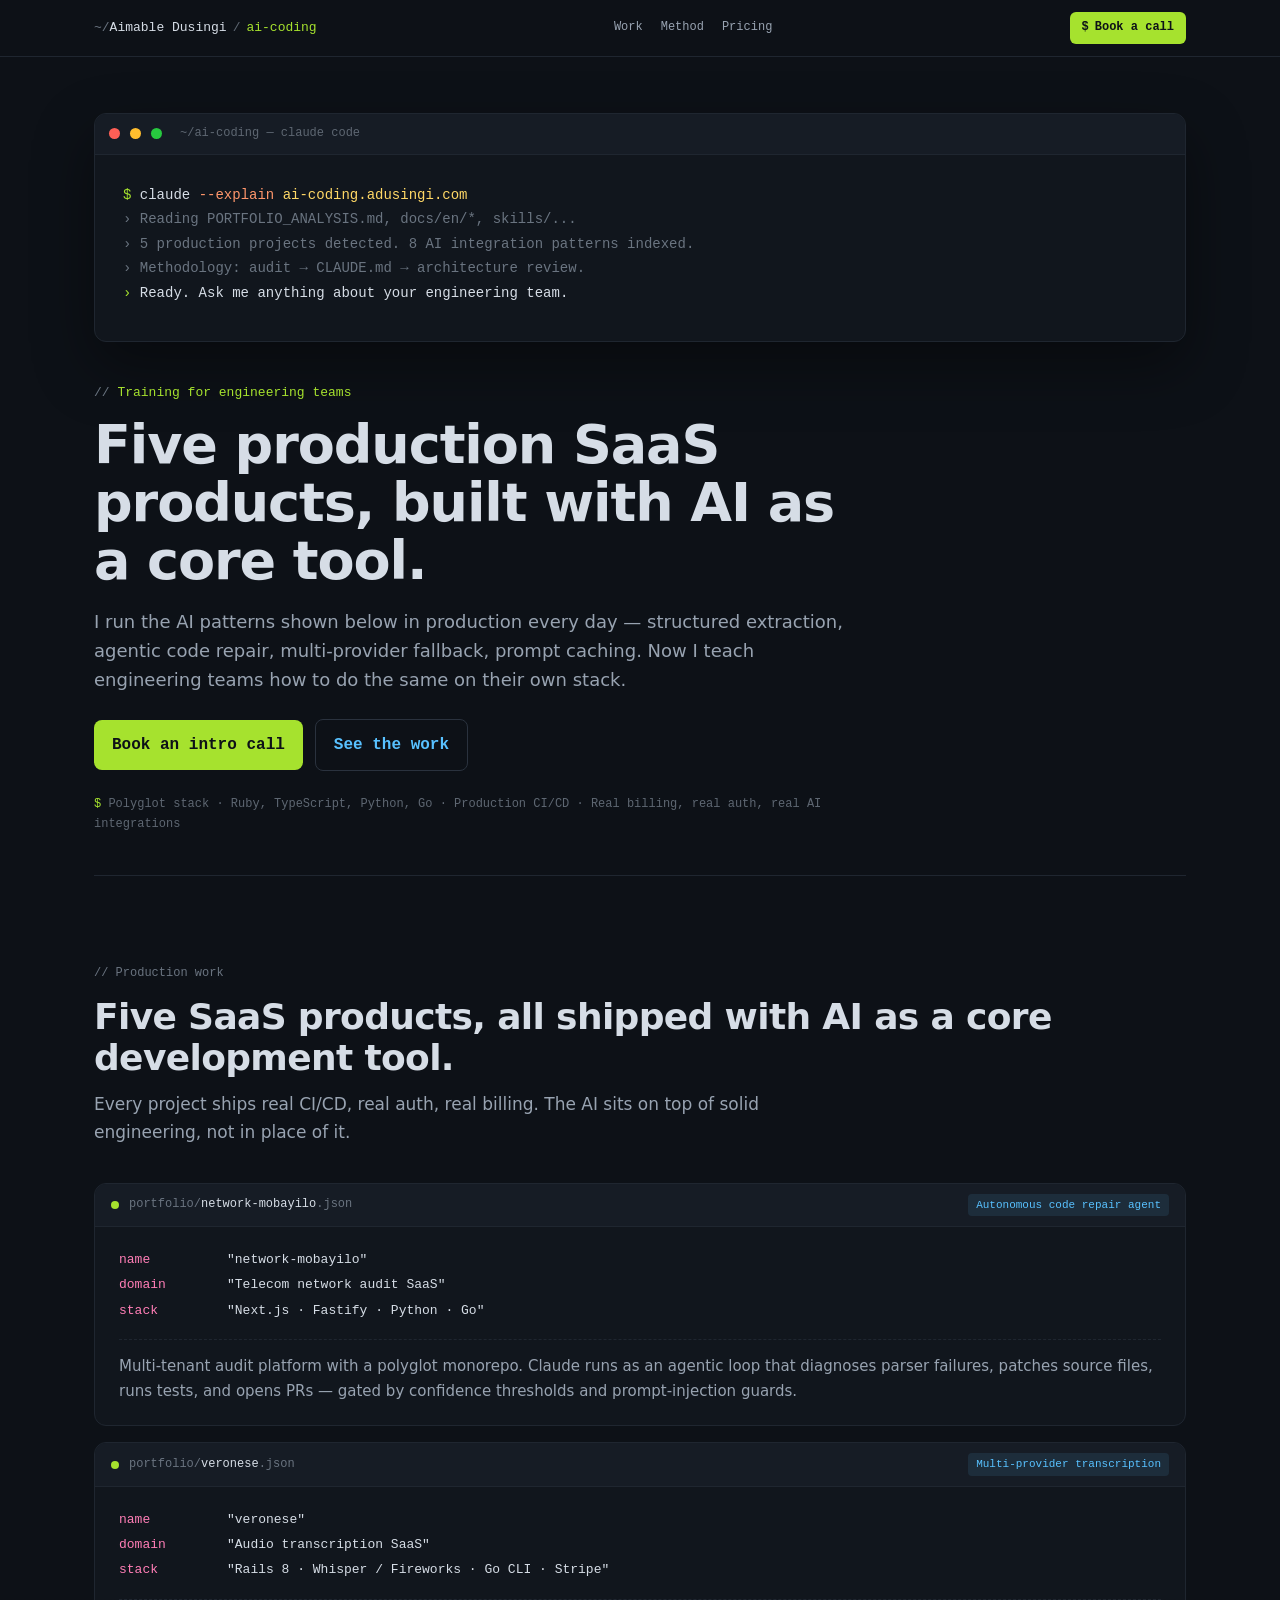
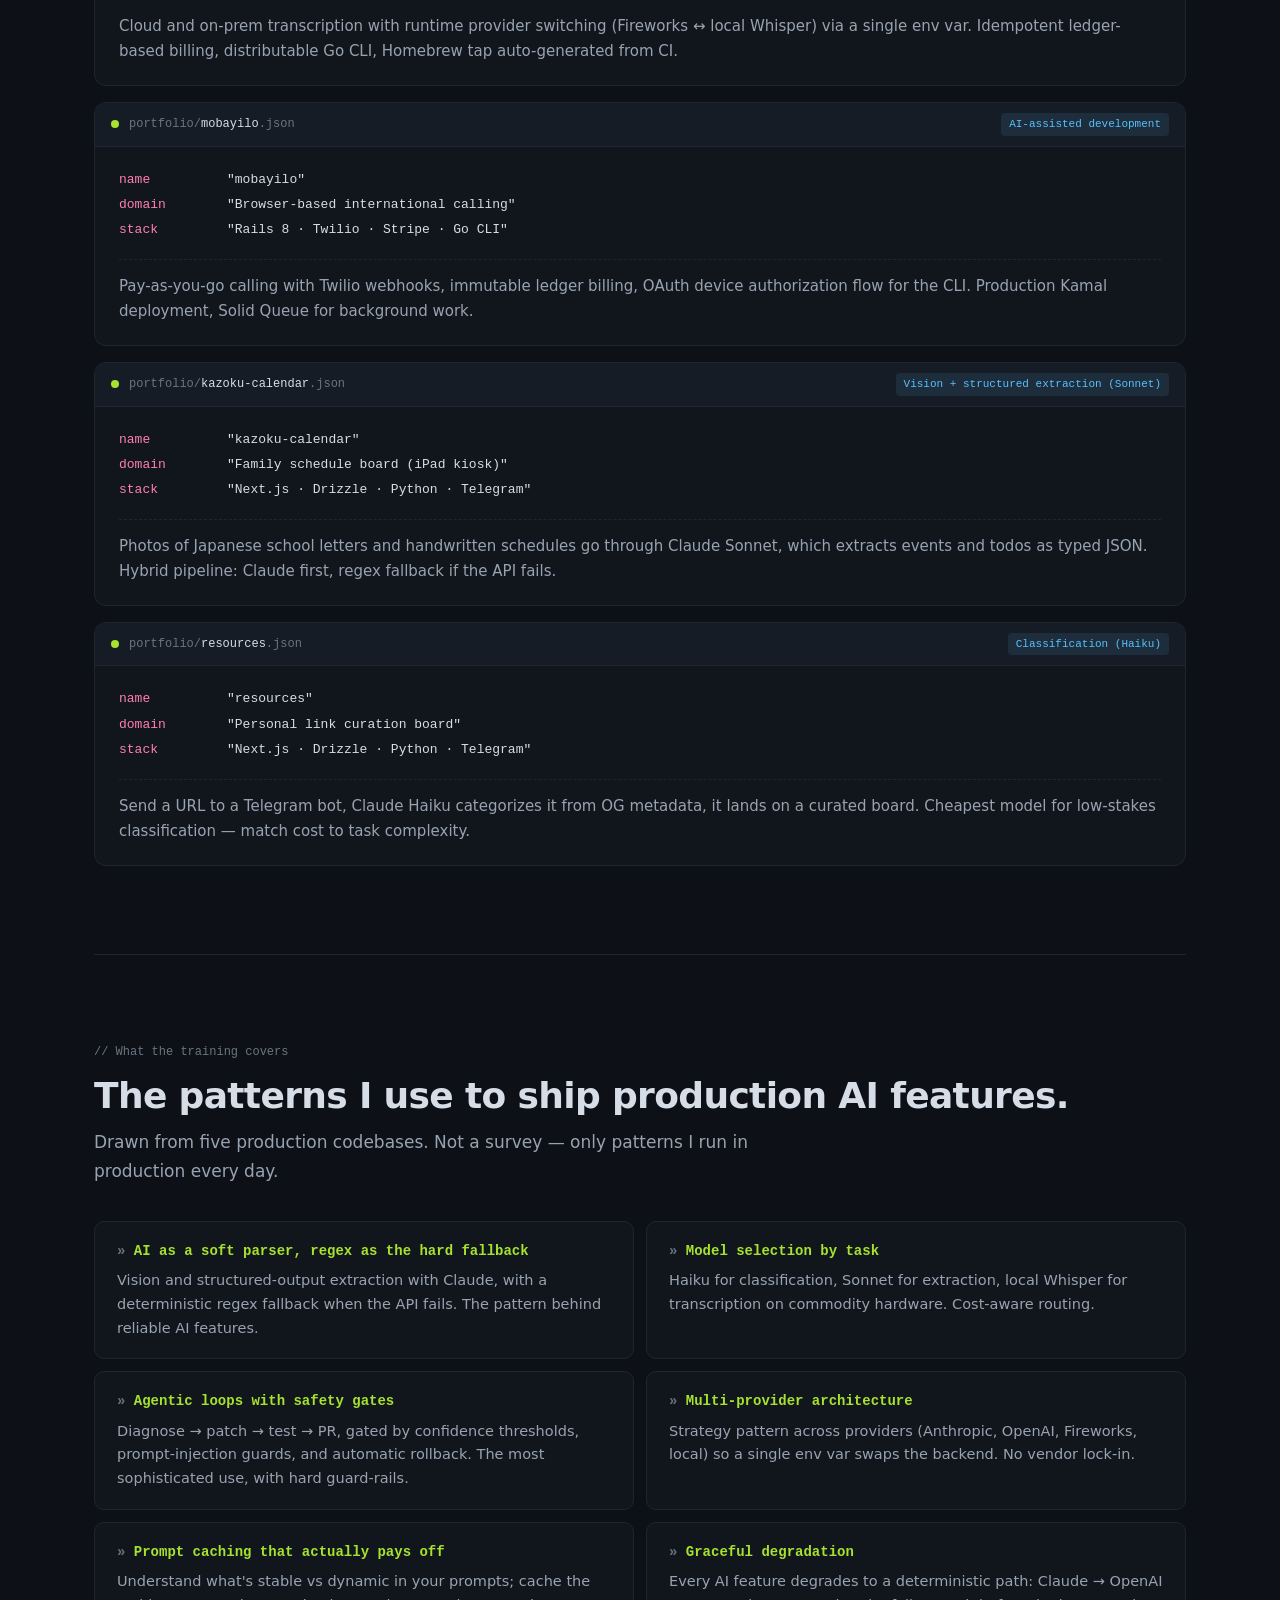
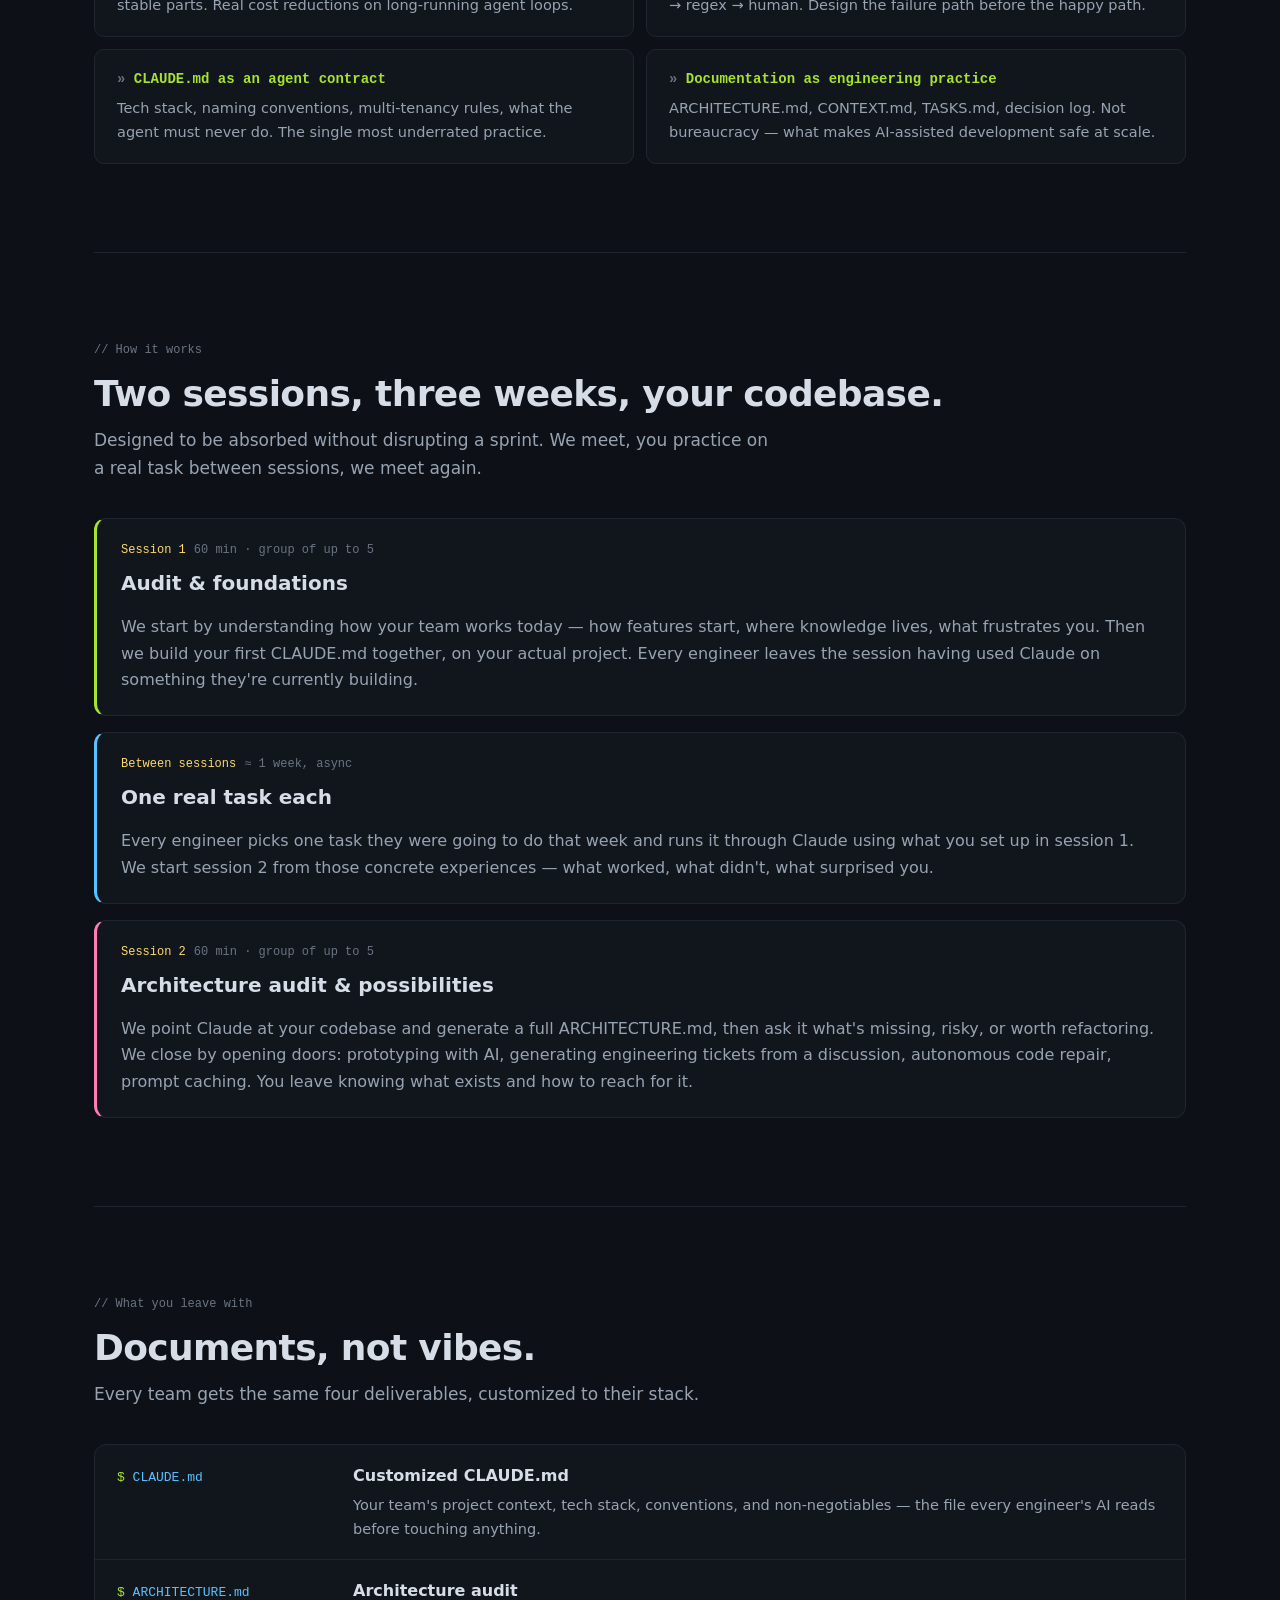
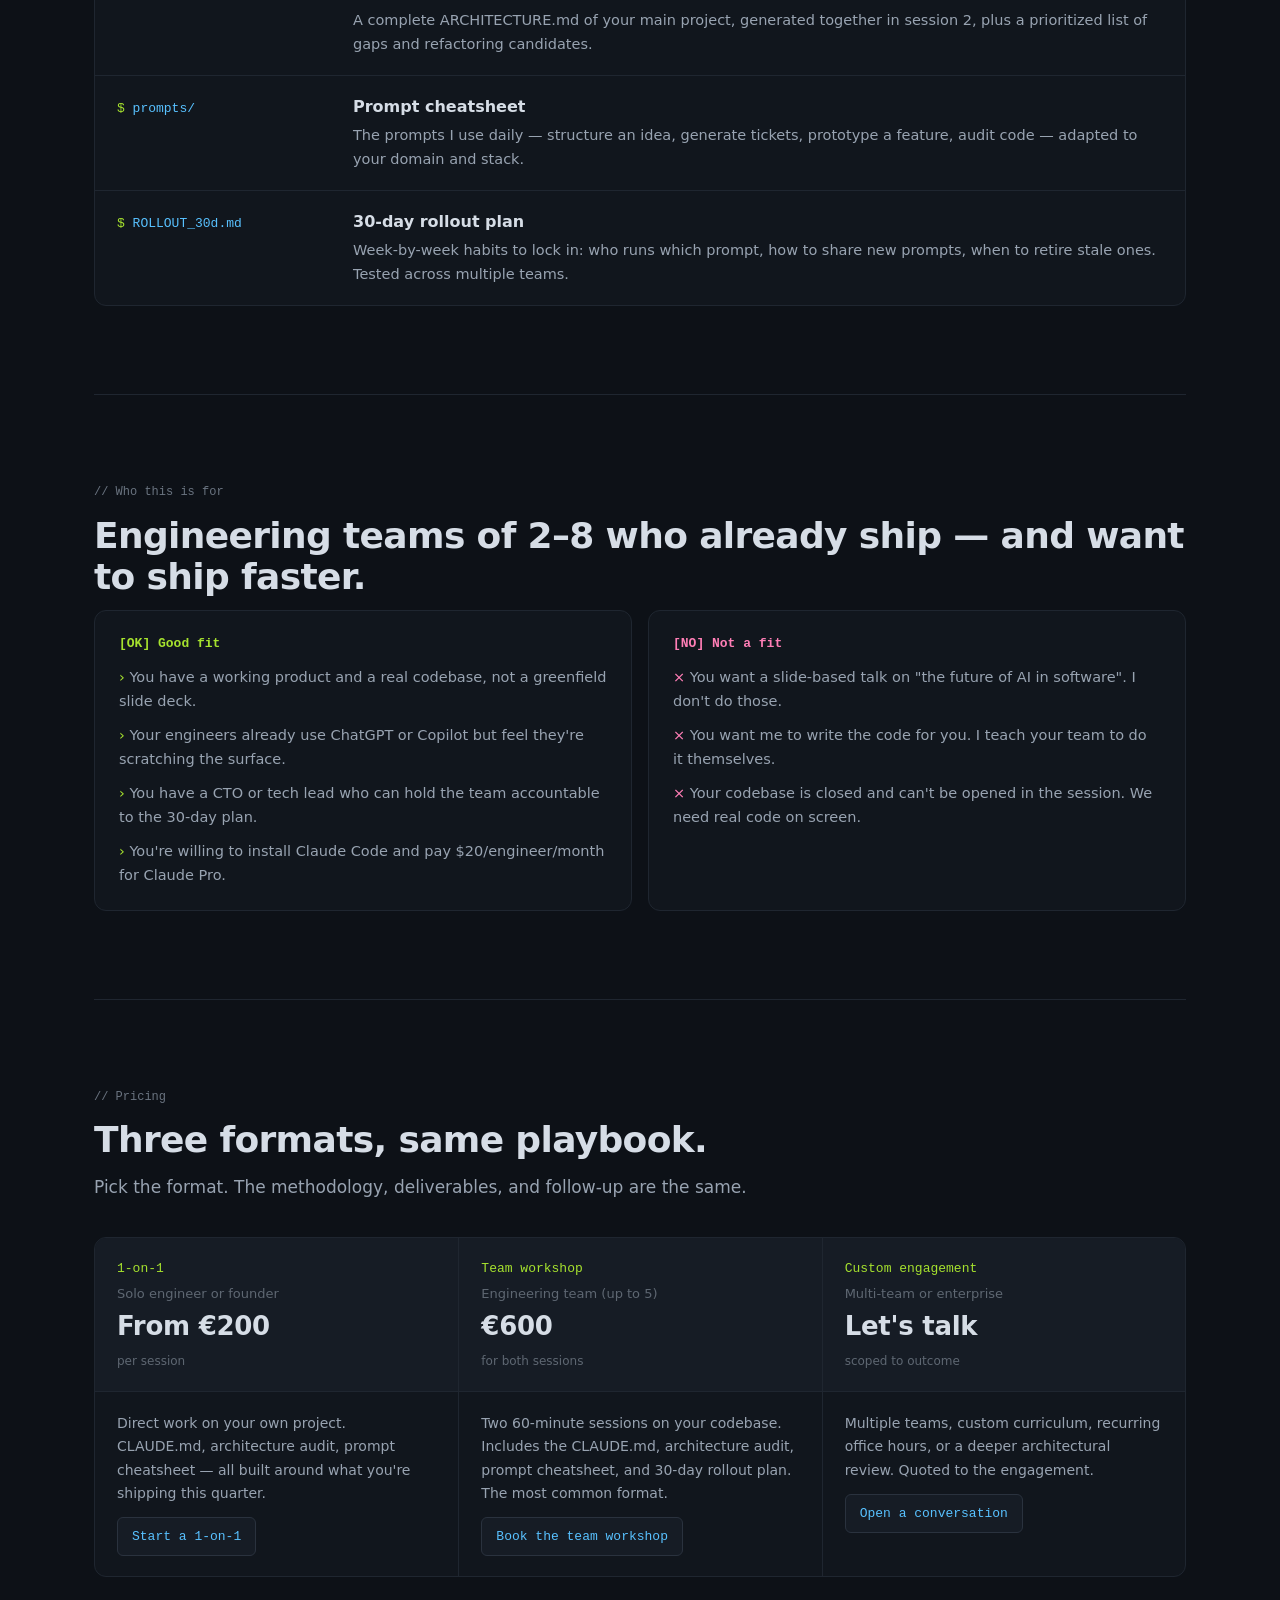
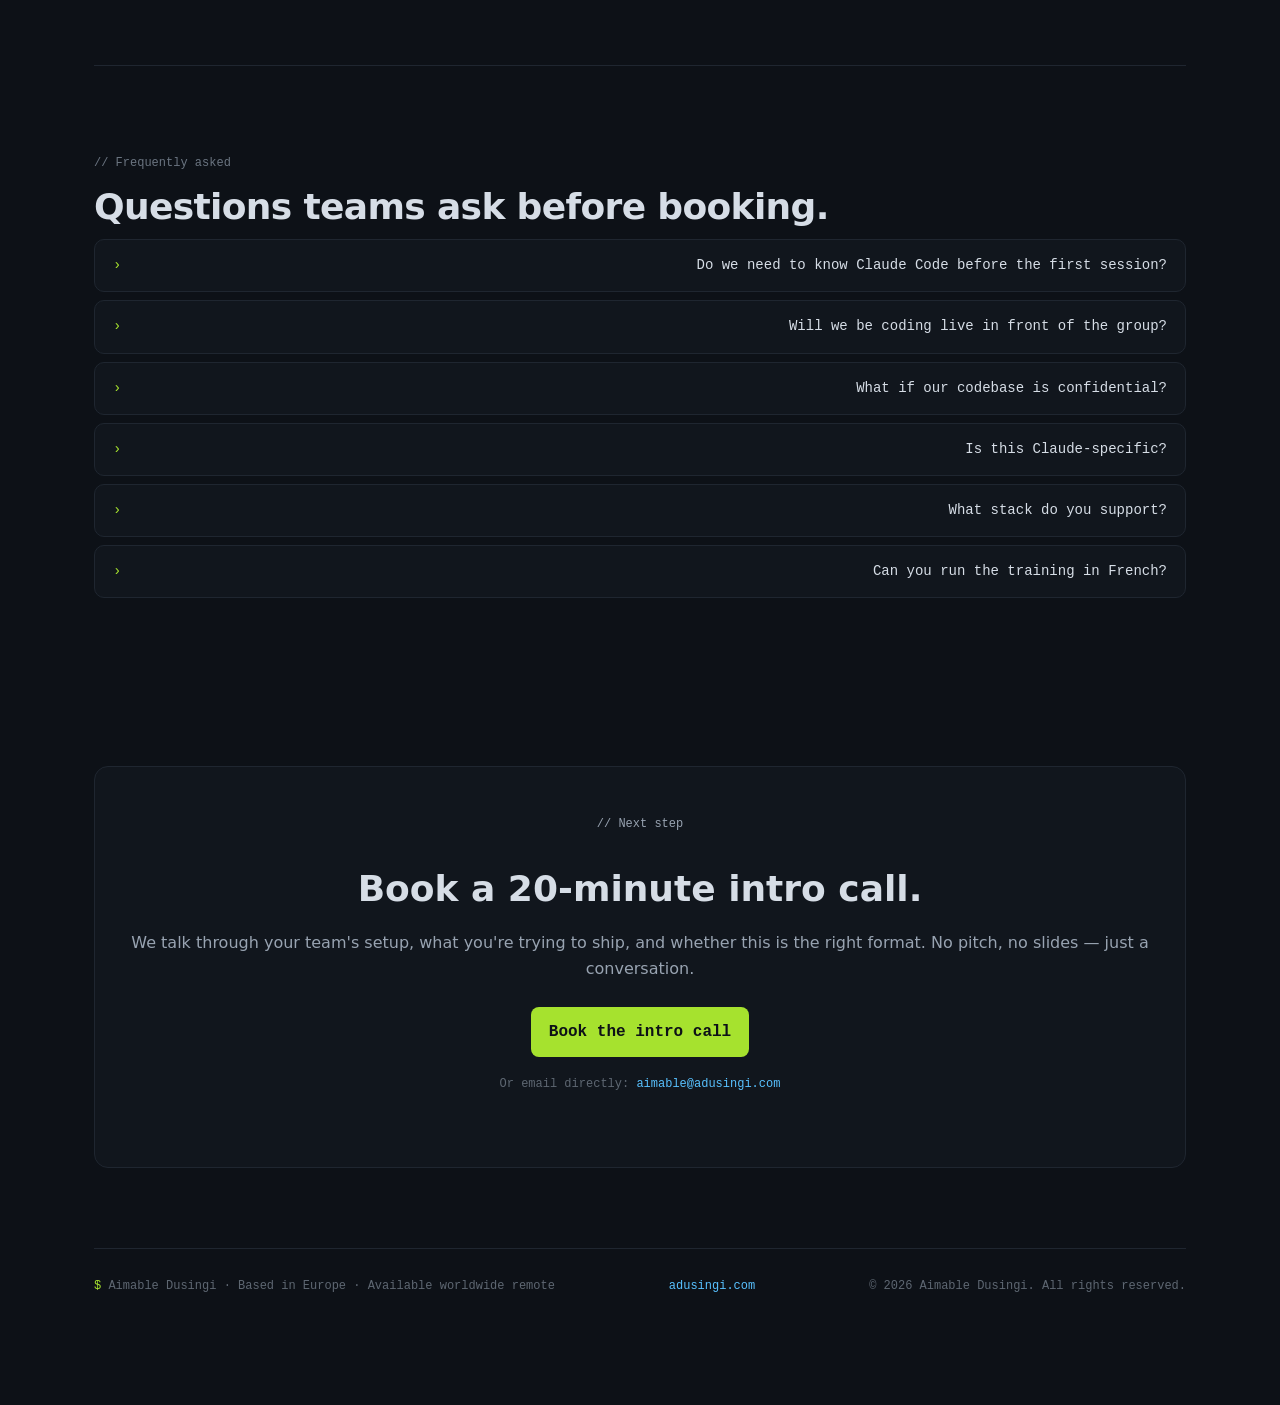
<file: package-site/index.html>
<!doctype html>
<html lang="en">
<head>
  <meta charset="utf-8">
  <meta name="viewport" content="width=device-width, initial-scale=1">
  <title data-i18n="meta.title">AI-Assisted Engineering — Training for Software Teams</title>
  <meta name="description" data-i18n-attr="content" data-i18n="meta.description" content="">
  <meta property="og:title" data-i18n-attr="content" data-i18n="meta.title" content="">
  <meta property="og:description" data-i18n-attr="content" data-i18n="meta.description" content="">
  <meta property="og:type" content="website">
  <meta property="og:url" content="https://ai-coding.adusingi.com/">
  <link rel="icon" href="data:image/svg+xml,<svg xmlns='http://www.w3.org/2000/svg' viewBox='0 0 100 100'><rect width='100' height='100' rx='18' fill='%230d1117'/><text x='14' y='66' font-family='monospace' font-size='52' font-weight='700' fill='%23a6e22e'>›_</text></svg>">
  <link rel="stylesheet" href="assets/shared.css">
  <link rel="stylesheet" href="assets/style.css">
  <script src="i18n/en.js"></script>
  <script src="i18n/fr.js"></script>
  <script src="js/i18n.js"></script>
</head>
<body>
  <header class="v-c__bar">
    <div class="v-c__bar-inner">
      <a class="v-c__brand mono" href="/">
        <span class="dim">~/</span><span data-i18n="nav.brand"></span><span class="slash">/</span><span class="file">ai-coding</span>
      </a>
      <nav class="v-c__nav mono" aria-label="Primary">
        <a href="#work" data-i18n="nav.work"></a>
        <a href="#method" data-i18n="nav.method"></a>
        <a href="#pricing" data-i18n="nav.pricing"></a>
      </nav>
      <a class="v-c__bar-cta mono" href="#contact">$ <span data-i18n="nav.contact"></span></a>
    </div>
  </header>

  <main class="v-c">

    <section class="v-c__hero">
      <div class="v-c__terminal">
        <div class="v-c__term-head">
          <span class="v-c__term-dot v-c__term-dot--r"></span>
          <span class="v-c__term-dot v-c__term-dot--y"></span>
          <span class="v-c__term-dot v-c__term-dot--g"></span>
          <span class="v-c__term-title">~/ai-coding — claude code</span>
        </div>
        <div class="v-c__term-body">
          <div class="v-c__cmd-line"><span class="prompt">$</span> claude <span class="flag">--explain</span> <span class="arg">ai-coding.adusingi.com</span></div>
          <div class="v-c__comment">› Reading PORTFOLIO_ANALYSIS.md, docs/en/*, skills/...</div>
          <div class="v-c__comment">› 5 production projects detected. 8 AI integration patterns indexed.</div>
          <div class="v-c__comment">› Methodology: audit → CLAUDE.md → architecture review.</div>
          <div class="v-c__cmd-line"><span class="prompt">›</span> Ready. Ask me anything about your engineering team.</div>
        </div>
      </div>

      <div class="v-c__hero-text">
        <p class="v-c__eyebrow" data-i18n="hero.eyebrow"></p>
        <h1 class="v-c__title" data-i18n="hero.title_c"></h1>
        <p class="v-c__subtitle" data-i18n="hero.subtitle_c"></p>
        <div class="v-c__cta-row">
          <a class="v-c__cta mono" href="#contact" data-i18n="hero.cta_primary"></a>
          <a class="v-c__cta v-c__cta--ghost mono" href="#work" data-i18n="hero.cta_secondary"></a>
        </div>
        <p class="v-c__proof" data-i18n="hero.proof_line"></p>
      </div>
    </section>

    <section class="v-c__section" id="work">
      <p class="v-c__section-label" data-i18n="projects.section_label"></p>
      <h2 class="v-c__section-title" data-i18n="projects.title"></h2>
      <p class="v-c__section-subtitle" data-i18n="projects.subtitle"></p>
      <div class="v-c__projects" id="projects-list"></div>
    </section>

    <section class="v-c__section" id="patterns">
      <p class="v-c__section-label" data-i18n="patterns.section_label"></p>
      <h2 class="v-c__section-title" data-i18n="patterns.title"></h2>
      <p class="v-c__section-subtitle" data-i18n="patterns.subtitle"></p>
      <div class="v-c__patterns">
        <article class="v-c__pattern">
          <h3 class="v-c__pattern-title" data-i18n="patterns.p_1_title"></h3>
          <p class="v-c__pattern-body" data-i18n="patterns.p_1_body"></p>
        </article>
        <article class="v-c__pattern">
          <h3 class="v-c__pattern-title" data-i18n="patterns.p_2_title"></h3>
          <p class="v-c__pattern-body" data-i18n="patterns.p_2_body"></p>
        </article>
        <article class="v-c__pattern">
          <h3 class="v-c__pattern-title" data-i18n="patterns.p_3_title"></h3>
          <p class="v-c__pattern-body" data-i18n="patterns.p_3_body"></p>
        </article>
        <article class="v-c__pattern">
          <h3 class="v-c__pattern-title" data-i18n="patterns.p_4_title"></h3>
          <p class="v-c__pattern-body" data-i18n="patterns.p_4_body"></p>
        </article>
        <article class="v-c__pattern">
          <h3 class="v-c__pattern-title" data-i18n="patterns.p_5_title"></h3>
          <p class="v-c__pattern-body" data-i18n="patterns.p_5_body"></p>
        </article>
        <article class="v-c__pattern">
          <h3 class="v-c__pattern-title" data-i18n="patterns.p_6_title"></h3>
          <p class="v-c__pattern-body" data-i18n="patterns.p_6_body"></p>
        </article>
        <article class="v-c__pattern">
          <h3 class="v-c__pattern-title" data-i18n="patterns.p_7_title"></h3>
          <p class="v-c__pattern-body" data-i18n="patterns.p_7_body"></p>
        </article>
        <article class="v-c__pattern">
          <h3 class="v-c__pattern-title" data-i18n="patterns.p_8_title"></h3>
          <p class="v-c__pattern-body" data-i18n="patterns.p_8_body"></p>
        </article>
      </div>
    </section>

    <section class="v-c__section" id="method">
      <p class="v-c__section-label" data-i18n="method.section_label"></p>
      <h2 class="v-c__section-title" data-i18n="method.title"></h2>
      <p class="v-c__section-subtitle" data-i18n="method.subtitle"></p>
      <div class="v-c__steps">
        <article class="v-c__step">
          <div class="v-c__step-meta"><span class="label" data-i18n="method.step_1_label"></span><span data-i18n="method.step_1_duration"></span></div>
          <h3 class="v-c__step-title" data-i18n="method.step_1_title"></h3>
          <p class="v-c__step-body" data-i18n="method.step_1_body"></p>
        </article>
        <article class="v-c__step">
          <div class="v-c__step-meta"><span class="label" data-i18n="method.step_2_label"></span><span data-i18n="method.step_2_duration"></span></div>
          <h3 class="v-c__step-title" data-i18n="method.step_2_title"></h3>
          <p class="v-c__step-body" data-i18n="method.step_2_body"></p>
        </article>
        <article class="v-c__step">
          <div class="v-c__step-meta"><span class="label" data-i18n="method.step_3_label"></span><span data-i18n="method.step_3_duration"></span></div>
          <h3 class="v-c__step-title" data-i18n="method.step_3_title"></h3>
          <p class="v-c__step-body" data-i18n="method.step_3_body"></p>
        </article>
      </div>
    </section>

    <section class="v-c__section" id="deliverables">
      <p class="v-c__section-label" data-i18n="deliverables.section_label"></p>
      <h2 class="v-c__section-title" data-i18n="deliverables.title"></h2>
      <p class="v-c__section-subtitle" data-i18n="deliverables.subtitle"></p>
      <div class="v-c__deliv">
        <div class="v-c__deliv-row">
          <div class="v-c__deliv-key">CLAUDE.md</div>
          <div class="v-c__deliv-val">
            <strong data-i18n="deliverables.item_1_title"></strong>
            <span data-i18n="deliverables.item_1_body"></span>
          </div>
        </div>
        <div class="v-c__deliv-row">
          <div class="v-c__deliv-key">ARCHITECTURE.md</div>
          <div class="v-c__deliv-val">
            <strong data-i18n="deliverables.item_2_title"></strong>
            <span data-i18n="deliverables.item_2_body"></span>
          </div>
        </div>
        <div class="v-c__deliv-row">
          <div class="v-c__deliv-key">prompts/</div>
          <div class="v-c__deliv-val">
            <strong data-i18n="deliverables.item_3_title"></strong>
            <span data-i18n="deliverables.item_3_body"></span>
          </div>
        </div>
        <div class="v-c__deliv-row">
          <div class="v-c__deliv-key">ROLLOUT_30d.md</div>
          <div class="v-c__deliv-val">
            <strong data-i18n="deliverables.item_4_title"></strong>
            <span data-i18n="deliverables.item_4_body"></span>
          </div>
        </div>
      </div>
    </section>

    <section class="v-c__section" id="fit">
      <p class="v-c__section-label" data-i18n="who.section_label"></p>
      <h2 class="v-c__section-title" data-i18n="who.title"></h2>
      <div class="v-c__fit">
        <div class="v-c__fit-card">
          <h3 data-i18n="who.fit_title"></h3>
          <ul id="fit-list"></ul>
        </div>
        <div class="v-c__fit-card bad">
          <h3 data-i18n="who.notfit_title"></h3>
          <ul id="notfit-list"></ul>
        </div>
      </div>
    </section>

    <section class="v-c__section" id="pricing">
      <p class="v-c__section-label" data-i18n="pricing.section_label"></p>
      <h2 class="v-c__section-title" data-i18n="pricing.title"></h2>
      <p class="v-c__section-subtitle" data-i18n="pricing.subtitle"></p>
      <div class="v-c__pricing-table">
        <div class="v-c__pricing-row">
          <div>
            <p class="v-c__pricing-name" data-i18n="pricing.tier_1_name"></p>
            <p class="v-c__pricing-for"  data-i18n="pricing.tier_1_for"></p>
            <p class="v-c__pricing-price" data-i18n="pricing.tier_1_price"></p>
            <p class="v-c__pricing-unit"  data-i18n="pricing.tier_1_unit"></p>
          </div>
          <div>
            <p class="v-c__pricing-name" data-i18n="pricing.tier_2_name"></p>
            <p class="v-c__pricing-for"  data-i18n="pricing.tier_2_for"></p>
            <p class="v-c__pricing-price" data-i18n="pricing.tier_2_price"></p>
            <p class="v-c__pricing-unit"  data-i18n="pricing.tier_2_unit"></p>
          </div>
          <div>
            <p class="v-c__pricing-name" data-i18n="pricing.tier_3_name"></p>
            <p class="v-c__pricing-for"  data-i18n="pricing.tier_3_for"></p>
            <p class="v-c__pricing-price" data-i18n="pricing.tier_3_price"></p>
            <p class="v-c__pricing-unit"  data-i18n="pricing.tier_3_unit"></p>
          </div>
        </div>
        <div class="v-c__pricing-row">
          <div>
            <p class="body" data-i18n="pricing.tier_1_body"></p>
            <a href="#contact" data-i18n="pricing.tier_1_cta"></a>
          </div>
          <div class="feat">
            <p class="body" data-i18n="pricing.tier_2_body"></p>
            <a href="#contact" data-i18n="pricing.tier_2_cta"></a>
          </div>
          <div>
            <p class="body" data-i18n="pricing.tier_3_body"></p>
            <a href="#contact" data-i18n="pricing.tier_3_cta"></a>
          </div>
        </div>
      </div>
    </section>

    <section class="v-c__section" id="faq">
      <p class="v-c__section-label" data-i18n="faq.section_label"></p>
      <h2 class="v-c__section-title" data-i18n="faq.title"></h2>
      <div class="v-c__faq" id="faq-list"></div>
    </section>

    <section class="v-c__close" id="contact">
      <p class="v-c__section-label" data-i18n="cta.section_label"></p>
      <h2 data-i18n="cta.title"></h2>
      <p data-i18n="cta.subtitle"></p>
      <a class="v-c__cta mono" id="contact-cta" href="" data-i18n="cta.button"></a>
      <p style="margin-top:18px; font-family:'JetBrains Mono', monospace; font-size:12px; color:var(--muted);">
        <span data-i18n="cta.email_label"></span>: <a id="contact-email" href=""></a>
      </p>
    </section>

    <footer class="v-c__footer">
      <span class="prompt"><span data-i18n="footer.author"></span> · <span data-i18n="footer.location"></span></span>
      <a id="footer-site" href=""></a>
      <span data-i18n="footer.rights"></span>
    </footer>

  </main>

  <script>
    document.addEventListener("DOMContentLoaded", () => {
      const projects = window.tList("projects.list");
      document.getElementById("projects-list").innerHTML = projects.map((p, i) => `
        <article class="v-c__proj">
          <div class="v-c__proj-head">
            <span class="dot"></span>
            <span class="path"><span class="dim">portfolio/</span>${p.slug}<span class="dim">.json</span></span>
            <span class="tag">${p.ai_role}</span>
          </div>
          <div class="v-c__proj-body">
            <div class="v-c__proj-row"><span class="k">name</span><span class="v">"${p.name}"</span></div>
            <div class="v-c__proj-row"><span class="k">domain</span><span class="v">"${p.tagline}"</span></div>
            <div class="v-c__proj-row"><span class="k">stack</span><span class="v">"${p.stack}"</span></div>
            <p class="v-c__proj-summary">${p.body}</p>
          </div>
        </article>
      `).join("");

      document.getElementById("fit-list").innerHTML =
        window.tList("who.fit_items").map((i) => `<li>${i}</li>`).join("");
      document.getElementById("notfit-list").innerHTML =
        window.tList("who.notfit_items").map((i) => `<li>${i}</li>`).join("");

      document.getElementById("faq-list").innerHTML =
        window.tList("faq.items").map(({ q, a }) => `
          <details><summary>${q}</summary><p>${a}</p></details>
        `).join("");

      const email = window.t("cta.email");
      const ctaBtn = document.getElementById("contact-cta");
      ctaBtn.href = "mailto:" + email + "?subject=" + encodeURIComponent("AI-Assisted Engineering — intro call");
      const emailLink = document.getElementById("contact-email");
      emailLink.href = "mailto:" + email;
      emailLink.textContent = email;

      const site = document.getElementById("footer-site");
      site.href = window.t("footer.site_url");
      site.textContent = window.t("footer.site_label");
    });
  </script>
</body>
</html>
</file>
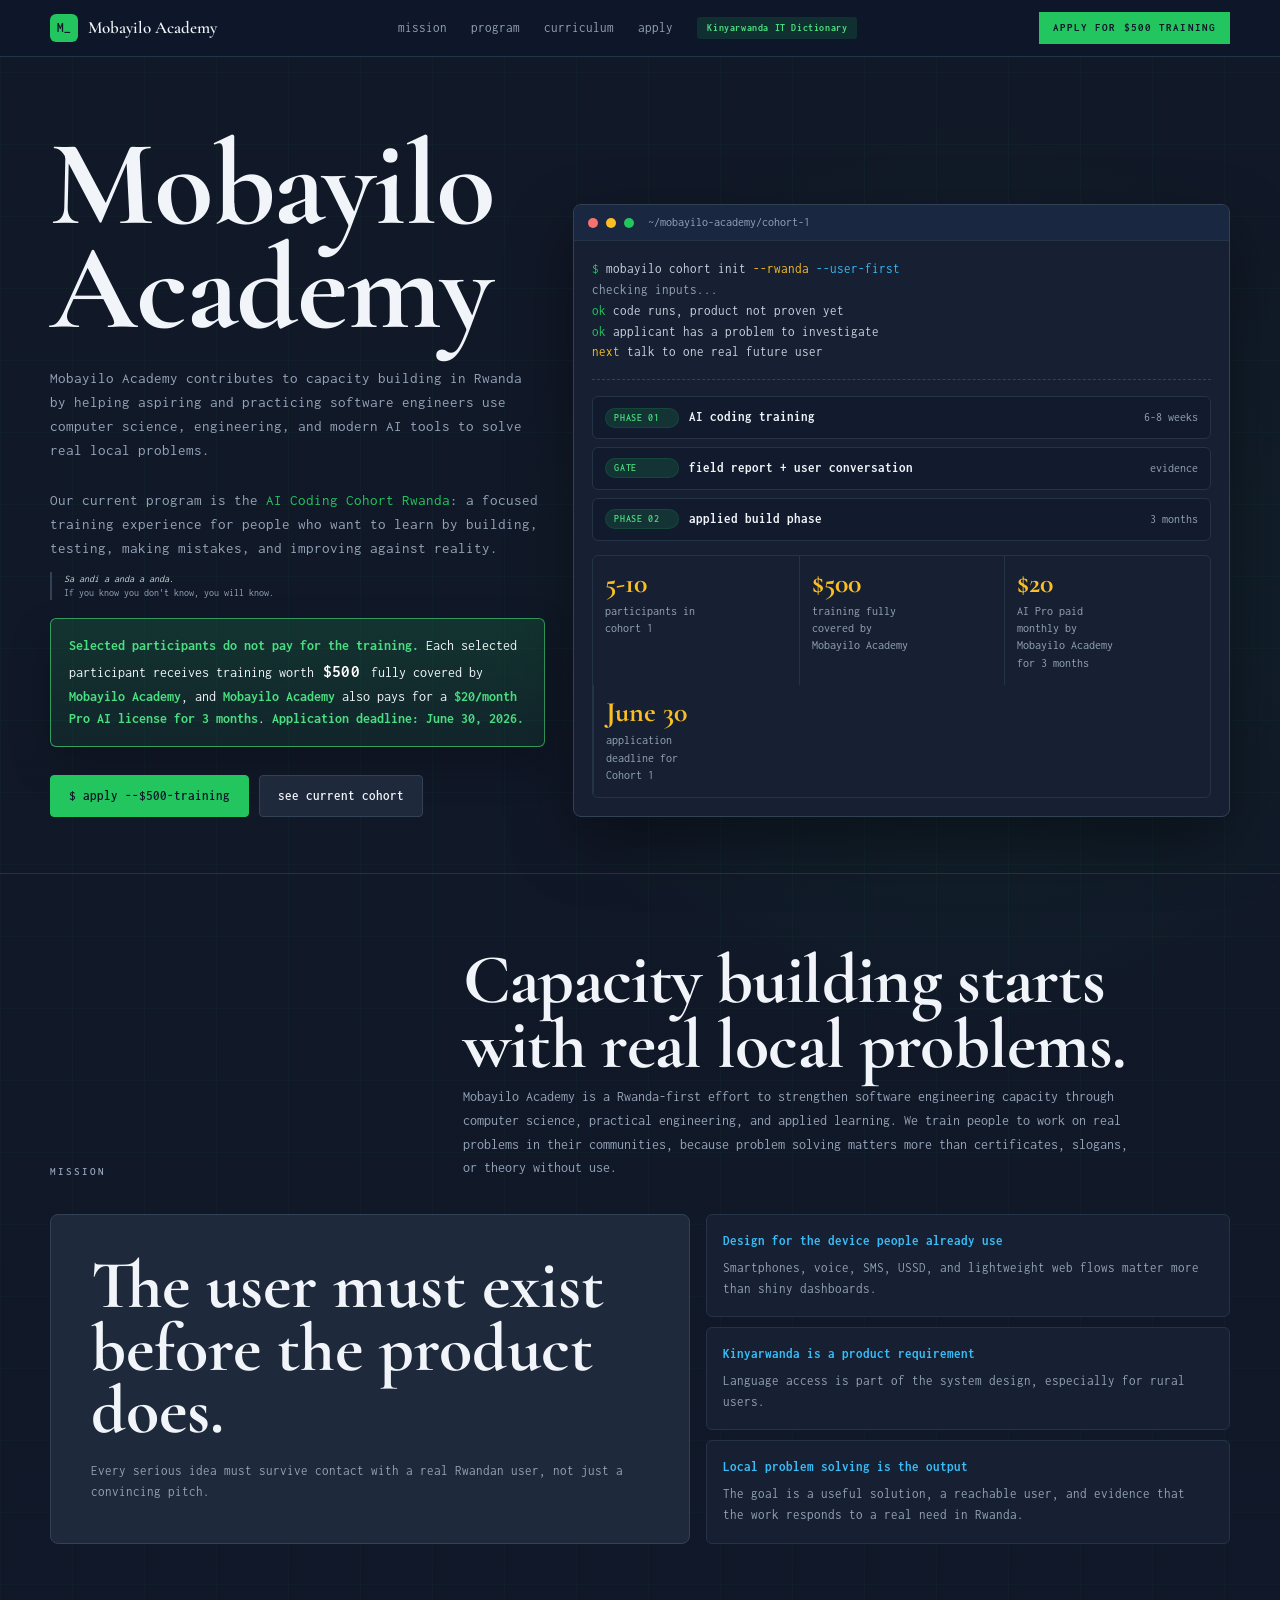
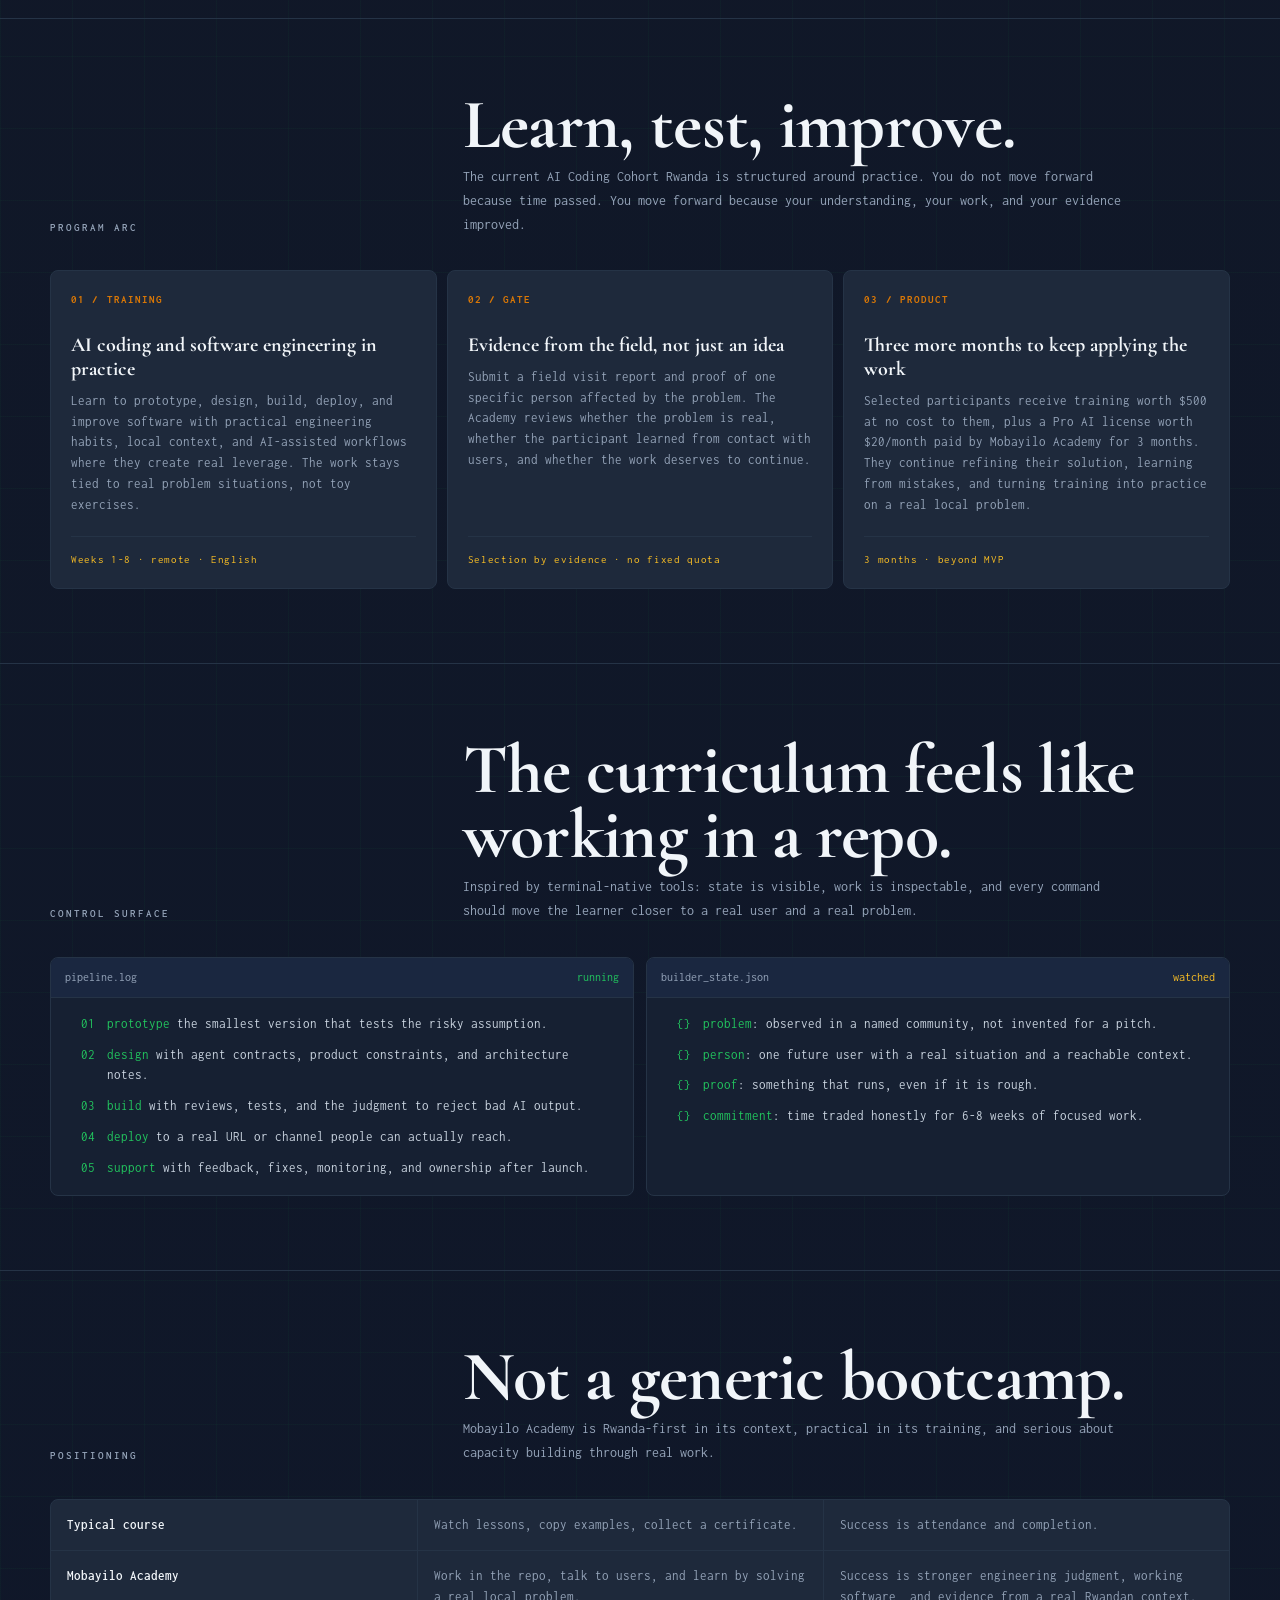
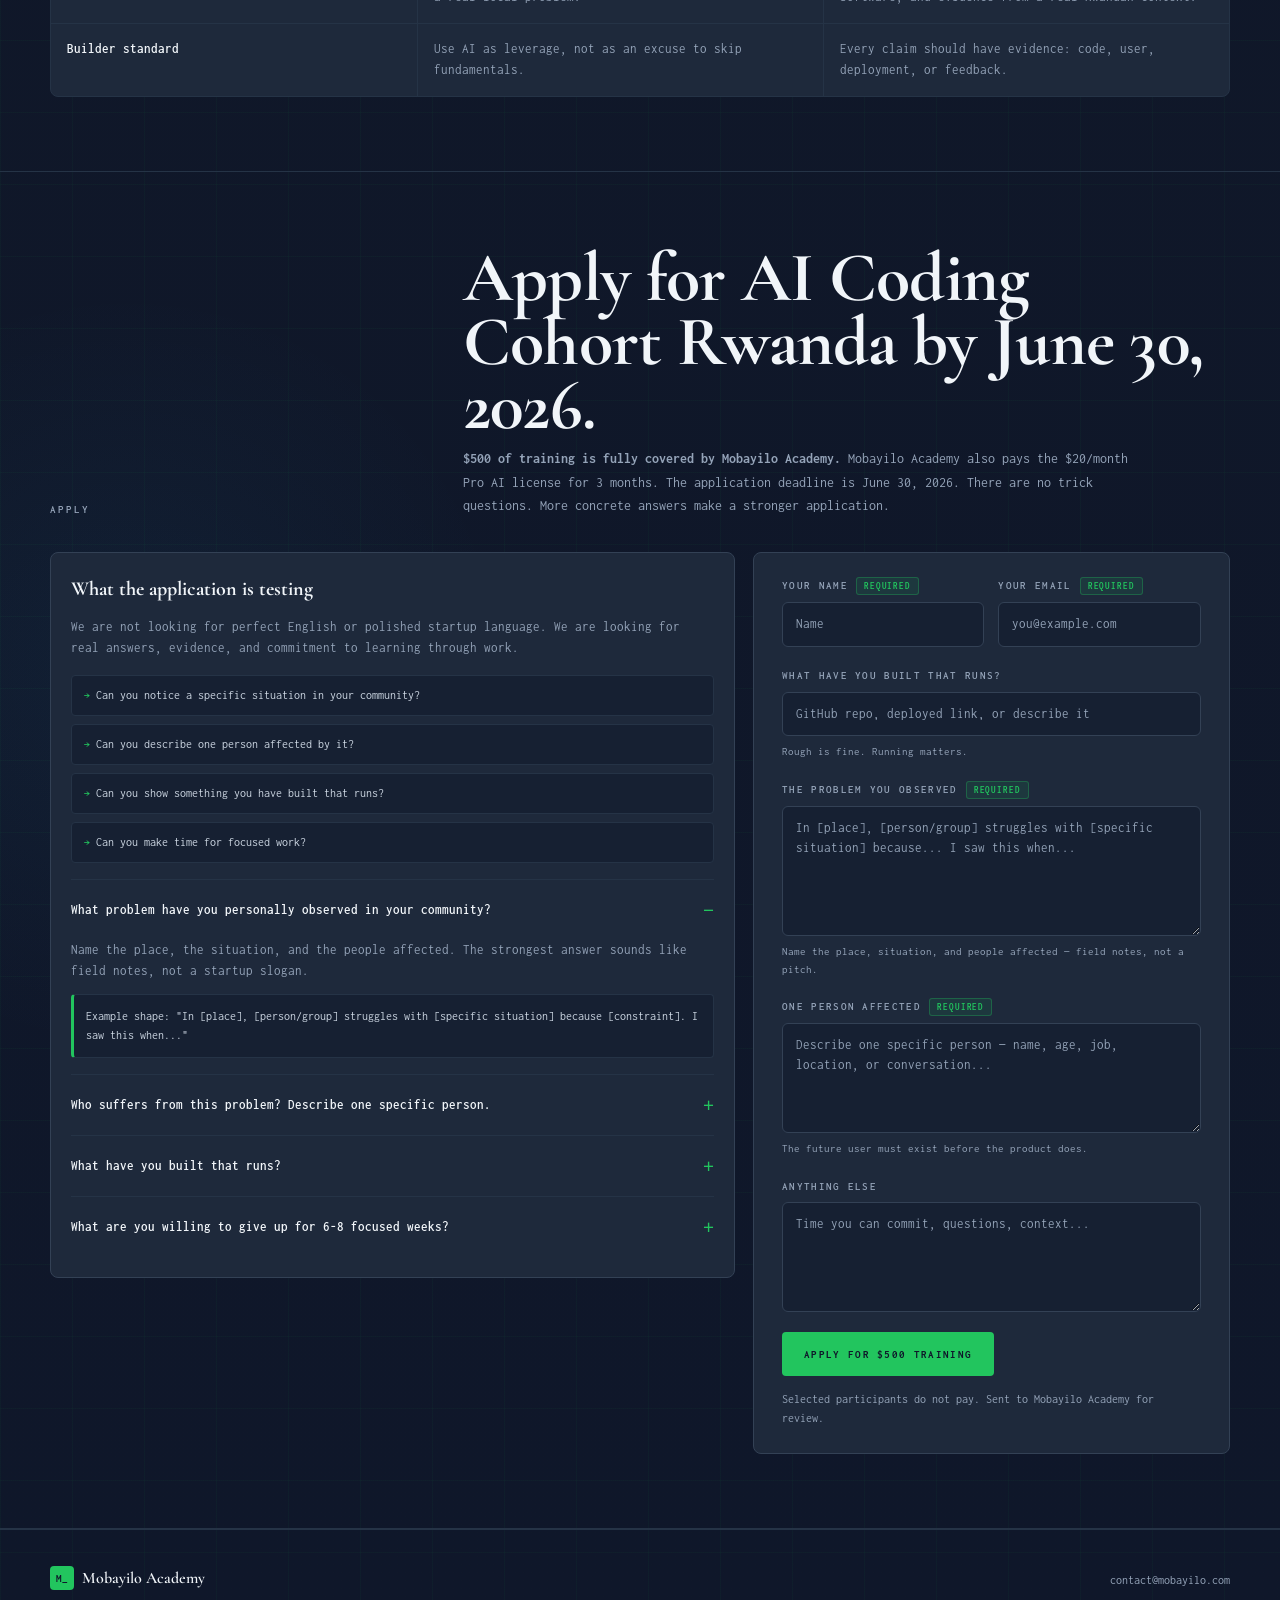
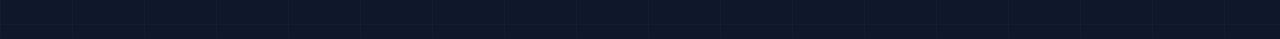
<file: site/index.html>
<!DOCTYPE html>
<html lang="en">
<head>
  <meta charset="UTF-8">
  <meta name="viewport" content="width=device-width, initial-scale=1.0">
  <title>Mobayilo Academy | Capacity Building Through Real Problem Solving</title>
  <meta name="description" content="Mobayilo Academy contributes to capacity building in Rwanda by training software engineers to solve real local problems. The current program is the AI Coding Cohort Rwanda.">
  <link rel="canonical" href="https://academy.mobayilo.com/">
  <meta property="og:title" content="Mobayilo Academy | Capacity Building Through Real Problem Solving">
  <meta property="og:description" content="Capacity building in Rwanda through software engineering, computer science, and AI-assisted problem solving. Apply to the current AI Coding Cohort Rwanda.">
  <meta property="og:type" content="website">
  <meta property="og:url" content="https://academy.mobayilo.com/">
  <meta name="twitter:card" content="summary">
  <link rel="icon" href="data:image/svg+xml,%3Csvg xmlns='http://www.w3.org/2000/svg' viewBox='0 0 64 64'%3E%3Crect width='64' height='64' rx='10' fill='%230F172A'/%3E%3Crect x='14' y='14' width='36' height='36' rx='6' fill='%231E293B' stroke='%2322C55E' stroke-width='1.5'/%3E%3Ctext x='18' y='40' font-family='monospace' font-size='18' font-weight='700' fill='%2322C55E'%3EM_%3C/text%3E%3C/svg%3E">
  <link rel="preconnect" href="https://fonts.googleapis.com">
  <link rel="preconnect" href="https://fonts.gstatic.com" crossorigin>
  <link href="https://fonts.googleapis.com/css2?family=Cormorant+Garamond:wght@500;600;700&family=Inconsolata:wght@400;500;600;700&display=swap" rel="stylesheet">
  <style>
    *, *::before, *::after { box-sizing: border-box; }
    html {
      scroll-behavior: smooth;
      scroll-padding-top: 72px;
      -webkit-text-size-adjust: 100%;
    }
    body, h1, h2, h3, h4, p, ul { margin: 0; }
    body {
      min-height: 100vh;
      background:
        linear-gradient(90deg, rgba(34, 197, 94, 0.04) 1px, transparent 1px) 0 0 / 72px 72px,
        linear-gradient(180deg, rgba(34, 197, 94, 0.04) 1px, transparent 1px) 0 0 / 72px 72px,
        radial-gradient(circle at 76% 12%, rgba(34, 197, 94, 0.08), transparent 30rem),
        radial-gradient(circle at 10% 80%, rgba(56, 189, 248, 0.05), transparent 24rem),
        linear-gradient(180deg, #111827 0%, #0F172A 100%);
      color: #F1F5F9;
      font-family: "Inconsolata", ui-monospace, SFMono-Regular, Menlo, Consolas, monospace;
      line-height: 1.6;
    }
    a { color: inherit; text-decoration: none; }
    button { font: inherit; }

    :root {
      --bg:          #0F172A;
      --panel:       #1E293B;
      --panel-2:     #162032;
      --panel-3:     #1a2740;
      --text:        #F1F5F9;
      --muted:       #94A3B8;
      --soft:        #CBD5E1;
      --line:        #253346;
      --line-bright: #334155;
      --green:       #22C55E;
      --green-wash:  rgba(34, 197, 94, 0.14);
      --green-strong:#4ADE80;
      --teal:        #38BDF8;
      --amber:       #FBBF24;
      --red:         #F87171;
      --earth:       #D97706;
      --max: 1180px;
    }

    .wrap {
      width: min(var(--max), calc(100% - 32px));
      margin: 0 auto;
    }

    .mono   { font-family: "Inconsolata", ui-monospace, monospace; }
    .serif  { font-family: "Cormorant Garamond", Georgia, serif; }
    .muted  { color: var(--muted); }
    .green  { color: var(--green); }
    .teal   { color: var(--teal); }
    .amber  { color: var(--amber); }

    /* ── Navbar ──────────────────────────────────────────────────────── */
    .topbar {
      position: sticky;
      top: 0;
      z-index: 20;
      border-bottom: 1px solid var(--line);
      background: color-mix(in srgb, var(--bg) 92%, transparent);
      backdrop-filter: blur(8px);
      -webkit-backdrop-filter: blur(8px);
    }
    .topbar .wrap {
      display: flex;
      align-items: center;
      justify-content: space-between;
      min-height: 56px;
      gap: 18px;
    }
    .topbar-actions {
      display: inline-flex;
      align-items: center;
      gap: 8px;
      flex: 0 0 auto;
    }
    .brand {
      display: inline-flex;
      align-items: center;
      gap: 10px;
      min-width: 0;
      color: var(--text);
      font-family: "Cormorant Garamond", Georgia, serif;
      font-size: 17px;
      font-weight: 600;
    }
    .mark {
      display: grid;
      place-items: center;
      width: 28px;
      height: 28px;
      border-radius: 6px;
      background: var(--green);
      color: var(--bg);
      font-family: "Inconsolata", monospace;
      font-size: 13px;
      font-weight: 700;
      flex: 0 0 auto;
    }
    .navlinks {
      display: none;
      align-items: center;
      gap: 24px;
      color: var(--muted);
      font-size: 13px;
    }
    .navlinks a { transition: color 140ms ease; }
    .navlinks a:hover { color: var(--text); }
    .navlinks .nav-badge {
      display: inline-flex;
      align-items: center;
      min-height: 22px;
      padding: 0 10px;
      border-radius: 3px;
      background: var(--green-wash);
      color: var(--green-strong);
      font-family: "Inconsolata", monospace;
      font-size: 10px;
      font-weight: 700;
      letter-spacing: 0.06em;
      white-space: nowrap;
      transition: background 140ms ease, color 140ms ease;
    }
    .navlinks .nav-badge:hover {
      background: rgba(34, 197, 94, 0.2);
      color: #bbf7d0;
    }
    .navcta {
      display: inline-flex;
      align-items: center;
      justify-content: center;
      min-height: 32px;
      padding: 0 14px;
      border: none;
      background: var(--green);
      color: var(--bg);
      font-family: "Inconsolata", monospace;
      font-size: 11px;
      font-weight: 700;
      letter-spacing: 0.1em;
      text-transform: uppercase;
      white-space: nowrap;
      transition: background 140ms ease;
    }
    .navcta:hover { background: var(--green-strong); }
    @media (min-width: 760px) { .navlinks { display: flex; } }

    /* ── Hero ────────────────────────────────────────────────────────── */
    .hero {
      padding: 54px 0 42px;
      border-bottom: 1px solid var(--line);
    }
    .hero-grid {
      display: grid;
      gap: 28px;
      align-items: end;
    }
    @media (min-width: 940px) {
      .hero-grid { grid-template-columns: minmax(0, 0.86fr) minmax(430px, 1.14fr); }
      .hero { padding: 76px 0 56px; }
    }
    .kicker {
      display: inline-flex;
      align-items: center;
      gap: 10px;
      color: var(--muted);
      font-size: 11px;
      font-weight: 600;
      letter-spacing: 0.12em;
      text-transform: uppercase;
      margin-bottom: 22px;
    }
    .kicker::before {
      content: "";
      width: 28px;
      height: 1px;
      background: var(--green);
      flex-shrink: 0;
    }
    h1 {
      max-width: 760px;
      font-family: "Cormorant Garamond", Georgia, serif;
      font-size: clamp(52px, 11vw, 122px);
      line-height: 0.85;
      font-weight: 700;
      letter-spacing: -0.01em;
      color: var(--text);
    }
    .hero-copy {
      max-width: 560px;
      margin-top: 26px;
      color: var(--muted);
      font-size: clamp(13px, 1.5vw, 15px);
    }
    .hero-saying {
      margin-top: 14px;
      color: var(--muted);
      font-size: 11px;
      line-height: 1.5;
      padding-left: 12px;
      border-left: 2px solid var(--line-bright);
    }
    .hero-saying em {
      display: block;
      font-style: italic;
      color: var(--soft);
    }
    .hero-saying {
      margin-top: 12px;
      color: var(--muted);
      font-size: 10px;
      line-height: 1.4;
    }
    .hero-saying em {
      display: block;
      font-style: italic;
    }
    @media (max-width: 640px) {
      .hero-saying { font-size: 9px; }
    }
    .hero-actions {
      display: flex;
      flex-wrap: wrap;
      gap: 10px;
      margin-top: 28px;
    }
    .hero-offer {
      max-width: 560px;
      margin-top: 18px;
      padding: 16px 18px;
      border: 1px solid color-mix(in srgb, var(--green) 60%, white 10%);
      border-radius: 6px;
      background: linear-gradient(180deg, rgba(34, 197, 94, 0.16), rgba(34, 197, 94, 0.08));
      color: var(--text);
      font-size: 14px;
      line-height: 1.6;
      box-shadow: 0 18px 40px rgba(0, 0, 0, 0.22);
    }
    .hero-offer strong {
      color: var(--green-strong);
      font-weight: 700;
    }
    .hero-offer .offer-amount {
      display: inline-block;
      margin: 0 4px 0 2px;
      color: #ffffff;
      font-size: 1.24em;
      font-weight: 700;
      letter-spacing: 0.01em;
    }
    .btn {
      display: inline-flex;
      align-items: center;
      justify-content: center;
      min-height: 42px;
      padding: 0 18px;
      border: 1px solid var(--line-bright);
      border-radius: 4px;
      background: var(--panel);
      color: var(--text);
      font-family: "Inconsolata", monospace;
      font-size: 13px;
      font-weight: 600;
      transition: border-color 140ms ease, background 140ms ease;
    }
    .btn:hover { border-color: var(--green); background: var(--panel-2); }
    .btn.primary {
      background: var(--green);
      border-color: var(--green);
      color: var(--bg);
    }
    .btn.primary:hover { background: var(--green-strong); border-color: var(--green-strong); }

    /* ── Terminal widget ─────────────────────────────────────────────── */
    .terminal {
      border: 1px solid var(--line-bright);
      border-radius: 8px;
      background: var(--panel-2);
      box-shadow: 0 24px 64px rgba(0, 0, 0, 0.4);
      overflow: hidden;
    }
    .term-head {
      display: flex;
      align-items: center;
      gap: 8px;
      min-height: 36px;
      padding: 0 14px;
      border-bottom: 1px solid var(--line);
      background: var(--panel-3);
      color: var(--muted);
      font-size: 12px;
    }
    .dot { width: 10px; height: 10px; border-radius: 50%; background: var(--line-bright); }
    .dot.red    { background: var(--red); }
    .dot.amber  { background: var(--amber); }
    .dot.green  { background: var(--green); }
    .term-title { margin-left: 6px; overflow: hidden; text-overflow: ellipsis; white-space: nowrap; }
    .term-body  { padding: 18px; }
    .shell {
      color: var(--soft);
      font-size: 13px;
      border-bottom: 1px dashed var(--line-bright);
      padding-bottom: 16px;
      margin-bottom: 16px;
      overflow-wrap: anywhere;
    }
    .prompt { color: var(--green); }
    .flag   { color: var(--amber); }
    .path   { color: var(--teal); }
    .status-grid { display: grid; gap: 8px; }
    .status-row {
      display: grid;
      grid-template-columns: 74px 1fr auto;
      gap: 10px;
      align-items: center;
      padding: 10px 12px;
      border: 1px solid var(--line);
      border-radius: 6px;
      background: rgba(15, 23, 42, 0.5);
      font-size: 12px;
    }
    .status-row strong { color: var(--text); font-size: 13px; }
    .pill {
      display: inline-flex;
      align-items: center;
      min-height: 20px;
      padding: 0 8px;
      border: 1px solid var(--green-wash);
      border-radius: 99px;
      background: var(--green-wash);
      color: var(--green-strong);
      font-size: 10px;
      font-weight: 600;
      letter-spacing: 0.06em;
      text-transform: uppercase;
    }
    .dash {
      display: grid;
      grid-template-columns: repeat(3, 1fr);
      margin-top: 14px;
      border: 1px solid var(--line);
      border-radius: 6px;
      overflow: hidden;
    }
    .dash div {
      padding: 13px 12px;
      border-left: 1px solid var(--line);
      min-width: 0;
    }
    .dash div:first-child { border-left: 0; }
    .dash b {
      display: block;
      color: var(--amber);
      font-size: clamp(20px, 5vw, 28px);
      line-height: 1;
      margin-bottom: 6px;
      font-family: "Cormorant Garamond", Georgia, serif;
      font-weight: 700;
    }
    .dash span {
      display: block;
      color: var(--muted);
      font-size: 12px;
      line-height: 1.45;
      max-width: 18ch;
    }

    /* ── Sections ────────────────────────────────────────────────────── */
    .section {
      padding: 74px 0;
      border-bottom: 1px solid var(--line);
      scroll-margin-top: 72px;
    }
    .section-head {
      display: grid;
      gap: 14px;
      margin-bottom: 34px;
    }
    @media (min-width: 820px) {
      .section-head { grid-template-columns: 0.52fr 1fr; align-items: end; }
    }
    .eyebrow {
      color: var(--muted);
      font-size: 11px;
      font-weight: 600;
      text-transform: uppercase;
      letter-spacing: 0.18em;
    }
    h2 {
      font-family: "Cormorant Garamond", Georgia, serif;
      font-size: clamp(38px, 6.5vw, 70px);
      line-height: 0.92;
      font-weight: 700;
      letter-spacing: -0.01em;
      color: var(--text);
    }
    .lead {
      color: var(--muted);
      max-width: 680px;
      font-size: 14px;
      line-height: 1.7;
      margin-top: 8px;
    }

    /* ── Mission: quote + rules ──────────────────────────────────────── */
    .principle {
      display: grid;
      gap: 16px;
    }
    @media (min-width: 860px) {
      .principle { grid-template-columns: 1.1fr 0.9fr; }
    }
    .quote-panel {
      border: 1px solid var(--line-bright);
      border-radius: 8px;
      background: var(--panel);
      padding: clamp(22px, 5vw, 40px);
    }
    .quote-panel p {
      font-family: "Cormorant Garamond", Georgia, serif;
      font-size: clamp(34px, 6vw, 68px);
      line-height: 0.92;
      font-weight: 700;
      color: var(--text);
    }
    .quote-panel small {
      display: block;
      margin-top: 18px;
      color: var(--muted);
      font-size: 13px;
    }
    .rule-stack { display: grid; gap: 10px; }
    .rule {
      border: 1px solid var(--line);
      border-radius: 6px;
      background: var(--panel-2);
      padding: 16px;
    }
    .rule b {
      display: block;
      color: var(--teal);
      margin-bottom: 6px;
      font-size: 13px;
    }
    .rule p { color: var(--muted); font-size: 13px; }

    /* ── Program phases ──────────────────────────────────────────────── */
    .phase-grid { display: grid; gap: 10px; }
    @media (min-width: 850px) {
      .phase-grid { grid-template-columns: repeat(3, 1fr); }
    }
    .phase {
      border: 1px solid var(--line);
      border-radius: 8px;
      background: var(--panel);
      min-height: 260px;
      padding: 20px;
      display: flex;
      flex-direction: column;
      justify-content: space-between;
    }
    .phase-num {
      color: var(--earth);
      font-size: 11px;
      font-weight: 700;
      letter-spacing: 0.1em;
      margin-bottom: 24px;
    }
    .phase h3 {
      color: var(--text);
      font-size: 20px;
      line-height: 1.2;
      margin-bottom: 10px;
      font-family: "Cormorant Garamond", Georgia, serif;
      font-weight: 700;
    }
    .phase p { color: var(--muted); font-size: 13px; line-height: 1.6; }
    .phase-foot {
      margin-top: 20px;
      padding-top: 14px;
      border-top: 1px solid var(--line);
      color: var(--amber);
      font-size: 11px;
      letter-spacing: 0.06em;
    }

    /* ── Curriculum panes ────────────────────────────────────────────── */
    .surface { display: grid; gap: 12px; }
    @media (min-width: 900px) { .surface { grid-template-columns: 1fr 1fr; } }
    .pane {
      border: 1px solid var(--line);
      border-radius: 8px;
      background: var(--panel-2);
      overflow: hidden;
    }
    .pane-head {
      display: flex;
      justify-content: space-between;
      gap: 12px;
      padding: 10px 14px;
      border-bottom: 1px solid var(--line);
      background: var(--panel-3);
      color: var(--muted);
      font-size: 12px;
    }
    .pane-body { display: grid; gap: 10px; padding: 16px; }
    .logline {
      display: grid;
      grid-template-columns: 28px 1fr;
      gap: 12px;
      align-items: start;
      color: var(--soft);
      font-size: 13px;
    }
    .logline span:first-child { color: var(--green); text-align: right; }

    /* ── Comparison table ────────────────────────────────────────────── */
    .comparison {
      border: 1px solid var(--line);
      border-radius: 8px;
      background: var(--panel);
      overflow: hidden;
    }
    .comp-row {
      display: grid;
      grid-template-columns: 1fr;
      border-top: 1px solid var(--line);
    }
    .comp-row:first-child { border-top: 0; }
    .comp-cell {
      padding: 15px 16px;
      border-top: 1px dashed var(--line);
      color: var(--muted);
      font-size: 13px;
    }
    .comp-cell:first-child {
      border-top: 0;
      color: var(--text);
      font-weight: 600;
    }
    @media (min-width: 720px) {
      .comp-row { grid-template-columns: 0.9fr 1fr 1fr; }
      .comp-cell { border-top: 0; border-left: 1px solid var(--line); }
      .comp-cell:first-child { border-left: 0; }
    }

    /* ── Apply section ───────────────────────────────────────────────── */
    .apply-grid {
      display: grid;
      gap: 18px;
      align-items: start;
    }
    @media (min-width: 980px) {
      .apply-grid { grid-template-columns: minmax(0, 1.12fr) minmax(360px, 0.78fr); }
    }
    .form-shell,
    .application-guide {
      border: 1px solid var(--line-bright);
      border-radius: 8px;
      background: var(--panel);
    }
    .form-shell { padding: 24px 28px; }
    .field-group { display: grid; gap: 20px; }
    .form-row { display: grid; grid-template-columns: 1fr 1fr; gap: 14px; }
    .field { display: grid; gap: 7px; }
    .field-label {
      display: flex;
      align-items: center;
      gap: 8px;
      color: var(--muted);
      font-size: 11px;
      font-weight: 600;
      letter-spacing: 0.12em;
      text-transform: uppercase;
    }
    .req-badge {
      display: inline-flex;
      align-items: center;
      min-height: 18px;
      padding: 0 7px;
      border: 1px solid rgba(34, 197, 94, 0.3);
      border-radius: 3px;
      background: rgba(34, 197, 94, 0.1);
      color: var(--green);
      font-size: 9px;
      font-weight: 700;
      letter-spacing: 0.1em;
      text-transform: uppercase;
    }
    .field-input,
    .field-textarea {
      width: 100%;
      padding: 11px 13px;
      border: 1px solid var(--line-bright);
      border-radius: 6px;
      background: var(--panel-2);
      color: var(--text);
      font: inherit;
      font-size: 13px;
      outline: none;
      transition: border-color 140ms ease;
    }
    .field-input:focus,
    .field-textarea:focus { border-color: var(--green); }
    .field-input::placeholder,
    .field-textarea::placeholder { color: var(--muted); opacity: 1; }
    .field-textarea { resize: vertical; min-height: 110px; line-height: 1.55; }
    .field-hint { color: var(--muted); font-size: 11px; }
    .form-actions {
      display: flex;
      align-items: center;
      justify-content: space-between;
      gap: 14px;
      flex-wrap: wrap;
    }
    .submit-btn {
      display: inline-flex;
      align-items: center;
      justify-content: center;
      min-height: 44px;
      padding: 0 22px;
      border: none;
      border-radius: 4px;
      background: var(--green);
      color: var(--bg);
      font: inherit;
      font-size: 11px;
      font-weight: 700;
      letter-spacing: 0.12em;
      text-transform: uppercase;
      cursor: pointer;
      transition: background 140ms ease;
    }
    .submit-btn:hover:not(:disabled) { background: var(--green-strong); }
    .submit-btn:disabled { opacity: 0.55; cursor: not-allowed; }
    .form-note { color: var(--muted); font-size: 12px; }
    .form-success {
      display: none;
      text-align: center;
      padding: 48px 24px;
    }
    .form-success.visible { display: block; }
    .form-success h4 {
      font-family: "Cormorant Garamond", Georgia, serif;
      font-size: 36px;
      font-weight: 700;
      color: var(--text);
      margin-bottom: 10px;
    }
    .form-success p { color: var(--muted); font-size: 13px; }
    @media (max-width: 560px) {
      .form-row { grid-template-columns: 1fr; }
      .form-shell { padding: 18px; }
    }
    .application-guide { padding: 20px; }
    .application-guide h3 {
      font-family: "Cormorant Garamond", Georgia, serif;
      font-size: 20px;
      font-weight: 700;
      margin-bottom: 12px;
      color: var(--text);
    }
    .application-guide p { color: var(--muted); font-size: 13px; margin-bottom: 12px; }
    .criteria-list {
      display: grid;
      gap: 8px;
      list-style: none;
      padding: 0;
      margin-top: 16px;
    }
    .criteria-list li {
      border: 1px solid var(--line);
      border-radius: 4px;
      padding: 10px 12px;
      color: var(--soft);
      font-size: 12px;
      background: var(--panel-2);
    }
    .criteria-list li::before {
      content: "→ ";
      color: var(--green);
    }
    .application-list {
      display: grid;
      margin-top: 16px;
      border-top: 1px solid var(--line);
    }
    .application-item {
      border-bottom: 1px solid var(--line);
    }
    .application-item:last-child { border-bottom: 0; }
    .application-item summary {
      display: grid;
      grid-template-columns: 1fr auto;
      gap: 16px;
      align-items: center;
      min-height: 60px;
      padding: 14px 0;
      color: var(--text);
      cursor: pointer;
      list-style: none;
      font-size: 13px;
      font-weight: 600;
    }
    .application-item summary::-webkit-details-marker { display: none; }
    .application-item summary::after {
      content: "+";
      color: var(--green);
      font-size: 22px;
      font-weight: 400;
      line-height: 1;
    }
    .application-item[open] summary::after { content: "−"; }
    .application-item__body {
      padding: 0 0 16px;
      color: var(--muted);
      font-size: 13px;
    }
    .application-item__body p { margin-bottom: 12px; }
    .application-prompt {
      border: 1px solid var(--line);
      border-radius: 4px;
      border-left: 3px solid var(--green);
      background: var(--panel-2);
      color: var(--soft);
      padding: 12px;
      font-size: 12px;
    }

    /* ── Footer ──────────────────────────────────────────────────────── */
    footer {
      padding: 36px 0 44px;
      color: var(--muted);
      font-size: 12px;
      border-top: 1px solid var(--line);
    }
    footer .wrap {
      display: flex;
      justify-content: space-between;
      gap: 18px;
      flex-wrap: wrap;
      align-items: center;
    }
    .footer-brand {
      display: flex;
      align-items: center;
      gap: 8px;
      color: var(--text);
      font-family: "Cormorant Garamond", Georgia, serif;
      font-size: 16px;
      font-weight: 600;
      margin-bottom: 4px;
    }
    .footer-brand::before {
      content: "M_";
      display: inline-grid;
      place-items: center;
      width: 24px;
      height: 24px;
      border-radius: 4px;
      background: var(--green);
      color: var(--bg);
      font-family: "Inconsolata", monospace;
      font-size: 11px;
      font-weight: 700;
    }
    footer a { transition: color 140ms ease; }
    footer a:hover { color: var(--text); }

    /* ── Mobile overrides ────────────────────────────────────────────── */
    @media (max-width: 560px) {
      .wrap { width: min(var(--max), calc(100% - 24px)); }
      .topbar .wrap { min-height: 52px; }
      .brand span:last-child { max-width: 140px; white-space: nowrap; overflow: hidden; text-overflow: ellipsis; }
      .navcta { padding: 0 10px; font-size: 10px; }
      .hero { padding-top: 36px; }
      .term-body { padding: 12px; }
      .status-row { grid-template-columns: 1fr; }
      .dash { grid-template-columns: 1fr; }
      .dash div { border-left: 0; border-top: 1px solid var(--line); }
      .dash div:first-child { border-top: 0; }
      .section { padding: 52px 0; }
    }
  </style>
</head>
<body>
  <header class="topbar">
    <div class="wrap">
      <a class="brand" href="#top" aria-label="Mobayilo Academy home">
        <span class="mark">M_</span>
        <span>Mobayilo Academy</span>
      </a>
      <nav class="navlinks" aria-label="Primary">
        <a href="#mission">mission</a>
        <a href="#program">program</a>
        <a href="#curriculum">curriculum</a>
        <a href="#apply">apply</a>
        <a class="nav-badge" href="https://inkoranyamuga.mobayilo.com/" target="_blank" rel="noreferrer">Kinyarwanda IT Dictionary</a>
      </nav>
      <div class="topbar-actions">
        <a class="navcta" href="#apply">Apply for $500 Training</a>
      </div>
    </div>
  </header>

  <main id="top">
    <section class="hero">
      <div class="wrap hero-grid">
        <div>
          <h1>Mobayilo Academy</h1>
          <p class="hero-copy">
            Mobayilo Academy contributes to capacity building in Rwanda by helping aspiring and practicing software engineers use computer science, engineering, and modern AI tools to solve real local problems.
          </p>
          <p class="hero-copy">
            Our current program is the <span class="green">AI Coding Cohort Rwanda</span>: a focused training experience for people who want to learn by building, testing, making mistakes, and improving against reality.
          </p>
          <p class="hero-saying">
            <em>Sa andi a anda a anda.</em>
            If you know you don't know, you will know.
          </p>
          <p class="hero-offer">
            <strong>Selected participants do not pay for the training.</strong> Each selected participant receives training worth <span class="offer-amount">$500</span> fully covered by <strong>Mobayilo Academy</strong>, and <strong>Mobayilo Academy</strong> also pays for a <strong>$20/month Pro AI license for 3 months</strong>. <strong>Application deadline: June 30, 2026.</strong>
          </p>
          <div class="hero-actions">
            <a class="btn primary" href="#apply">$ apply --$500-training</a>
            <a class="btn" href="#program">see current cohort</a>
          </div>
        </div>

        <aside class="terminal" aria-label="Academy cohort terminal preview">
          <div class="term-head">
            <span class="dot red"></span>
            <span class="dot amber"></span>
            <span class="dot green"></span>
            <span class="term-title">~/mobayilo-academy/cohort-1</span>
          </div>
          <div class="term-body">
            <div class="shell">
              <span class="prompt">$</span> mobayilo cohort init <span class="flag">--rwanda</span> <span class="path">--user-first</span><br>
              <span class="muted">checking inputs...</span><br>
              <span class="green">ok</span> code runs, product not proven yet<br>
              <span class="green">ok</span> applicant has a problem to investigate<br>
              <span class="amber">next</span> talk to one real future user
            </div>

            <div class="status-grid">
              <div class="status-row">
                <span class="pill">phase 01</span>
                <strong>AI coding training</strong>
                <span class="muted">6-8 weeks</span>
              </div>
              <div class="status-row">
                <span class="pill">gate</span>
                <strong>field report + user conversation</strong>
                <span class="muted">evidence</span>
              </div>
              <div class="status-row">
                <span class="pill">phase 02</span>
                <strong>applied build phase</strong>
                <span class="muted">3 months</span>
              </div>
            </div>

            <div class="dash" aria-label="Cohort facts">
              <div><b>5-10</b><span>participants in cohort 1</span></div>
              <div><b>$500</b><span>training fully covered by Mobayilo Academy</span></div>
              <div><b>$20</b><span>AI Pro paid monthly by Mobayilo Academy for 3 months</span></div>
              <div><b>June 30</b><span>application deadline for Cohort 1</span></div>
            </div>
          </div>
        </aside>
      </div>
    </section>

    <section class="section" id="mission">
      <div class="wrap">
        <div class="section-head">
          <div class="eyebrow">Mission</div>
          <div>
            <h2>Capacity building starts with real local problems.</h2>
            <p class="lead">Mobayilo Academy is a Rwanda-first effort to strengthen software engineering capacity through computer science, practical engineering, and applied learning. We train people to work on real problems in their communities, because problem solving matters more than certificates, slogans, or theory without use.</p>
          </div>
        </div>

        <div class="principle">
          <div class="quote-panel">
            <p>The user must exist before the product does.</p>
            <small>Every serious idea must survive contact with a real Rwandan user, not just a convincing pitch.</small>
          </div>
          <div class="rule-stack">
            <div class="rule">
              <b>Design for the device people already use</b>
              <p>Smartphones, voice, SMS, USSD, and lightweight web flows matter more than shiny dashboards.</p>
            </div>
            <div class="rule">
              <b>Kinyarwanda is a product requirement</b>
              <p>Language access is part of the system design, especially for rural users.</p>
            </div>
            <div class="rule">
              <b>Local problem solving is the output</b>
              <p>The goal is a useful solution, a reachable user, and evidence that the work responds to a real need in Rwanda.</p>
            </div>
          </div>
        </div>
      </div>
    </section>

    <section class="section" id="program">
      <div class="wrap">
        <div class="section-head">
          <div class="eyebrow">Program arc</div>
          <div>
            <h2>Learn, test, improve.</h2>
            <p class="lead">The current AI Coding Cohort Rwanda is structured around practice. You do not move forward because time passed. You move forward because your understanding, your work, and your evidence improved.</p>
          </div>
        </div>

        <div class="phase-grid">
          <article class="phase">
            <div>
              <div class="phase-num">01 / TRAINING</div>
              <h3>AI coding and software engineering in practice</h3>
              <p>Learn to prototype, design, build, deploy, and improve software with practical engineering habits, local context, and AI-assisted workflows where they create real leverage. The work stays tied to real problem situations, not toy exercises.</p>
            </div>
            <div class="phase-foot">Weeks 1-8 · remote · English</div>
          </article>
          <article class="phase">
            <div>
              <div class="phase-num">02 / GATE</div>
              <h3>Evidence from the field, not just an idea</h3>
              <p>Submit a field visit report and proof of one specific person affected by the problem. The Academy reviews whether the problem is real, whether the participant learned from contact with users, and whether the work deserves to continue.</p>
            </div>
            <div class="phase-foot">Selection by evidence · no fixed quota</div>
          </article>
          <article class="phase">
            <div>
              <div class="phase-num">03 / PRODUCT</div>
              <h3>Three more months to keep applying the work</h3>
              <p>Selected participants receive training worth $500 at no cost to them, plus a Pro AI license worth $20/month paid by Mobayilo Academy for 3 months. They continue refining their solution, learning from mistakes, and turning training into practice on a real local problem.</p>
            </div>
            <div class="phase-foot">3 months · beyond MVP</div>
          </article>
        </div>
      </div>
    </section>

    <section class="section" id="curriculum">
      <div class="wrap">
        <div class="section-head">
          <div class="eyebrow">Control surface</div>
          <div>
            <h2>The curriculum feels like working in a repo.</h2>
            <p class="lead">Inspired by terminal-native tools: state is visible, work is inspectable, and every command should move the learner closer to a real user and a real problem.</p>
          </div>
        </div>

        <div class="surface">
          <article class="pane">
            <div class="pane-head">
              <span>pipeline.log</span>
              <span class="green">running</span>
            </div>
            <div class="pane-body">
              <div class="logline"><span>01</span><p><span class="teal">prototype</span> the smallest version that tests the risky assumption.</p></div>
              <div class="logline"><span>02</span><p><span class="teal">design</span> with agent contracts, product constraints, and architecture notes.</p></div>
              <div class="logline"><span>03</span><p><span class="teal">build</span> with reviews, tests, and the judgment to reject bad AI output.</p></div>
              <div class="logline"><span>04</span><p><span class="teal">deploy</span> to a real URL or channel people can actually reach.</p></div>
              <div class="logline"><span>05</span><p><span class="teal">support</span> with feedback, fixes, monitoring, and ownership after launch.</p></div>
            </div>
          </article>

          <article class="pane">
            <div class="pane-head">
              <span>builder_state.json</span>
              <span class="amber">watched</span>
            </div>
            <div class="pane-body">
              <div class="logline"><span>{}</span><p><span class="amber">problem</span>: observed in a named community, not invented for a pitch.</p></div>
              <div class="logline"><span>{}</span><p><span class="amber">person</span>: one future user with a real situation and a reachable context.</p></div>
              <div class="logline"><span>{}</span><p><span class="amber">proof</span>: something that runs, even if it is rough.</p></div>
              <div class="logline"><span>{}</span><p><span class="amber">commitment</span>: time traded honestly for 6-8 weeks of focused work.</p></div>
            </div>
          </article>
        </div>
      </div>
    </section>

    <section class="section">
      <div class="wrap">
        <div class="section-head">
          <div class="eyebrow">Positioning</div>
          <div>
            <h2>Not a generic bootcamp.</h2>
            <p class="lead">Mobayilo Academy is Rwanda-first in its context, practical in its training, and serious about capacity building through real work.</p>
          </div>
        </div>

        <div class="comparison" aria-label="Academy comparison">
          <div class="comp-row">
            <div class="comp-cell">Typical course</div>
            <div class="comp-cell">Watch lessons, copy examples, collect a certificate.</div>
            <div class="comp-cell">Success is attendance and completion.</div>
          </div>
          <div class="comp-row">
            <div class="comp-cell">Mobayilo Academy</div>
            <div class="comp-cell">Work in the repo, talk to users, and learn by solving a real local problem.</div>
            <div class="comp-cell">Success is stronger engineering judgment, working software, and evidence from a real Rwandan context.</div>
          </div>
          <div class="comp-row">
            <div class="comp-cell">Builder standard</div>
            <div class="comp-cell">Use AI as leverage, not as an excuse to skip fundamentals.</div>
            <div class="comp-cell">Every claim should have evidence: code, user, deployment, or feedback.</div>
          </div>
        </div>
      </div>
    </section>

    <section class="section" id="apply">
      <div class="wrap">
        <div class="section-head">
          <div class="eyebrow">Apply</div>
          <div>
            <h2>Apply for AI Coding Cohort Rwanda by June 30, 2026.</h2>
            <p class="lead"><strong>$500 of training is fully covered by Mobayilo Academy.</strong> Mobayilo Academy also pays the $20/month Pro AI license for 3 months. The application deadline is June 30, 2026. There are no trick questions. More concrete answers make a stronger application.</p>
          </div>
        </div>

        <div class="apply-grid">
          <aside class="application-guide">
            <h3>What the application is testing</h3>
            <p>We are not looking for perfect English or polished startup language. We are looking for real answers, evidence, and commitment to learning through work.</p>
            <ul class="criteria-list">
              <li>Can you notice a specific situation in your community?</li>
              <li>Can you describe one person affected by it?</li>
              <li>Can you show something you have built that runs?</li>
              <li>Can you make time for focused work?</li>
            </ul>
            <div class="application-list">
              <details class="application-item" open>
                <summary>What problem have you personally observed in your community?</summary>
                <div class="application-item__body">
                  <p>Name the place, the situation, and the people affected. The strongest answer sounds like field notes, not a startup slogan.</p>
                  <div class="application-prompt">Example shape: "In [place], [person/group] struggles with [specific situation] because [constraint]. I saw this when..."</div>
                </div>
              </details>

              <details class="application-item">
                <summary>Who suffers from this problem? Describe one specific person.</summary>
                <div class="application-item__body">
                  <p>Write about one person, not a broad category. A name, age, job, location, routine, or conversation makes the problem real.</p>
                  <div class="application-prompt">We want to understand the future user before the product exists.</div>
                </div>
              </details>

              <details class="application-item">
                <summary>What have you built that runs?</summary>
                <div class="application-item__body">
                  <p>Share a GitHub repo, deployed project, school project, script, prototype, or anything functional. Rough is fine. Running matters.</p>
                  <div class="application-prompt">We are not judging polish. We are looking for proof that you can ship something.</div>
                </div>
              </details>

              <details class="application-item">
                <summary>What are you willing to give up for 6-8 focused weeks?</summary>
                <div class="application-item__body">
                  <p>Be honest about the real cost. Time, habits, side projects, job search rhythm, or social commitments all count.</p>
                  <div class="application-prompt">Commitment is easier to trust when it names the tradeoff.</div>
                </div>
              </details>
            </div>
          </aside>

          <div class="form-shell">
            <form id="apply-form" novalidate>
              <div class="field-group">

                <div class="form-row">
                  <div class="field">
                    <label class="field-label" for="f-name">Your name <span class="req-badge">Required</span></label>
                    <input class="field-input" id="f-name" name="name" type="text" placeholder="Name" required autocomplete="name">
                  </div>
                  <div class="field">
                    <label class="field-label" for="f-email">Your email <span class="req-badge">Required</span></label>
                    <input class="field-input" id="f-email" name="email" type="email" placeholder="you@example.com" required autocomplete="email">
                  </div>
                </div>

                <div class="field">
                  <label class="field-label" for="f-built">What have you built that runs?</label>
                  <input class="field-input" id="f-built" name="portfolio" type="text" placeholder="GitHub repo, deployed link, or describe it">
                  <span class="field-hint">Rough is fine. Running matters.</span>
                </div>

                <div class="field">
                  <label class="field-label" for="f-problem">The problem you observed <span class="req-badge">Required</span></label>
                  <textarea class="field-textarea" id="f-problem" name="problem" placeholder="In [place], [person/group] struggles with [specific situation] because... I saw this when..." required style="min-height:130px"></textarea>
                  <span class="field-hint">Name the place, situation, and people affected — field notes, not a pitch.</span>
                </div>

                <div class="field">
                  <label class="field-label" for="f-person">One person affected <span class="req-badge">Required</span></label>
                  <textarea class="field-textarea" id="f-person" name="person" placeholder="Describe one specific person — name, age, job, location, or conversation..." required></textarea>
                  <span class="field-hint">The future user must exist before the product does.</span>
                </div>

                <div class="field">
                  <label class="field-label" for="f-message">Anything else</label>
                  <textarea class="field-textarea" id="f-message" name="message" placeholder="Time you can commit, questions, context..."></textarea>
                </div>

                <div class="form-actions">
                  <button class="submit-btn" type="submit" id="apply-submit">Apply for $500 training</button>
                  <span class="form-note">Selected participants do not pay. Sent to Mobayilo Academy for review.</span>
                </div>

              </div>
            </form>

            <div class="form-success" id="apply-success">
              <h4>Application received.</h4>
              <p>We will review it and get back to you at the email you provided.</p>
            </div>
          </div>
        </div>
      </div>
    </section>
  </main>

  <footer>
    <div class="wrap">
      <div>
        <div class="footer-brand">Mobayilo Academy</div>
      </div>
      <div>
        <a href="mailto:contact@mobayilo.com">contact@mobayilo.com</a>
      </div>
    </div>
  </footer>

  <script>
    document.querySelectorAll(".application-item").forEach((item) => {
      item.addEventListener("toggle", () => {
        if (!item.open) return;
        document.querySelectorAll(".application-item[open]").forEach((openItem) => {
          if (openItem !== item) openItem.open = false;
        });
      });
    });

    const form = document.getElementById("apply-form");
    const btn  = document.getElementById("apply-submit");
    const success = document.getElementById("apply-success");

    form.addEventListener("submit", async (e) => {
      e.preventDefault();
      const name    = form.querySelector("#f-name").value.trim();
      const email   = form.querySelector("#f-email").value.trim();
      const problem = form.querySelector("#f-problem").value.trim();
      const person  = form.querySelector("#f-person").value.trim();
      if (!name || !email || !problem || !person) {
        form.querySelectorAll("[required]").forEach((el) => {
          if (!el.value.trim()) el.style.borderColor = "var(--red)";
          el.addEventListener("input", () => { el.style.borderColor = ""; }, { once: true });
        });
        return;
      }
      btn.disabled = true;
      btn.textContent = "Sending...";
      try {
        const payload = {
          name:      name,
          email:     email,
          portfolio: form.querySelector("#f-built").value.trim(),
          problem:   problem,
          person:    person,
          message:   form.querySelector("#f-message").value.trim(),
        };
        await fetch("https://formsubmit.co/ajax/contact@mobayilo.com", {
          method: "POST",
          headers: { "Content-Type": "application/json", "Accept": "application/json" },
          body: JSON.stringify(payload),
        });
        form.style.display = "none";
        success.classList.add("visible");
      } catch (_) {
        btn.disabled = false;
        btn.textContent = "Apply to Cohort 1";
        alert("Something went wrong. Please email contact@mobayilo.com directly.");
      }
    });
  </script>
</body>
</html>
</file>
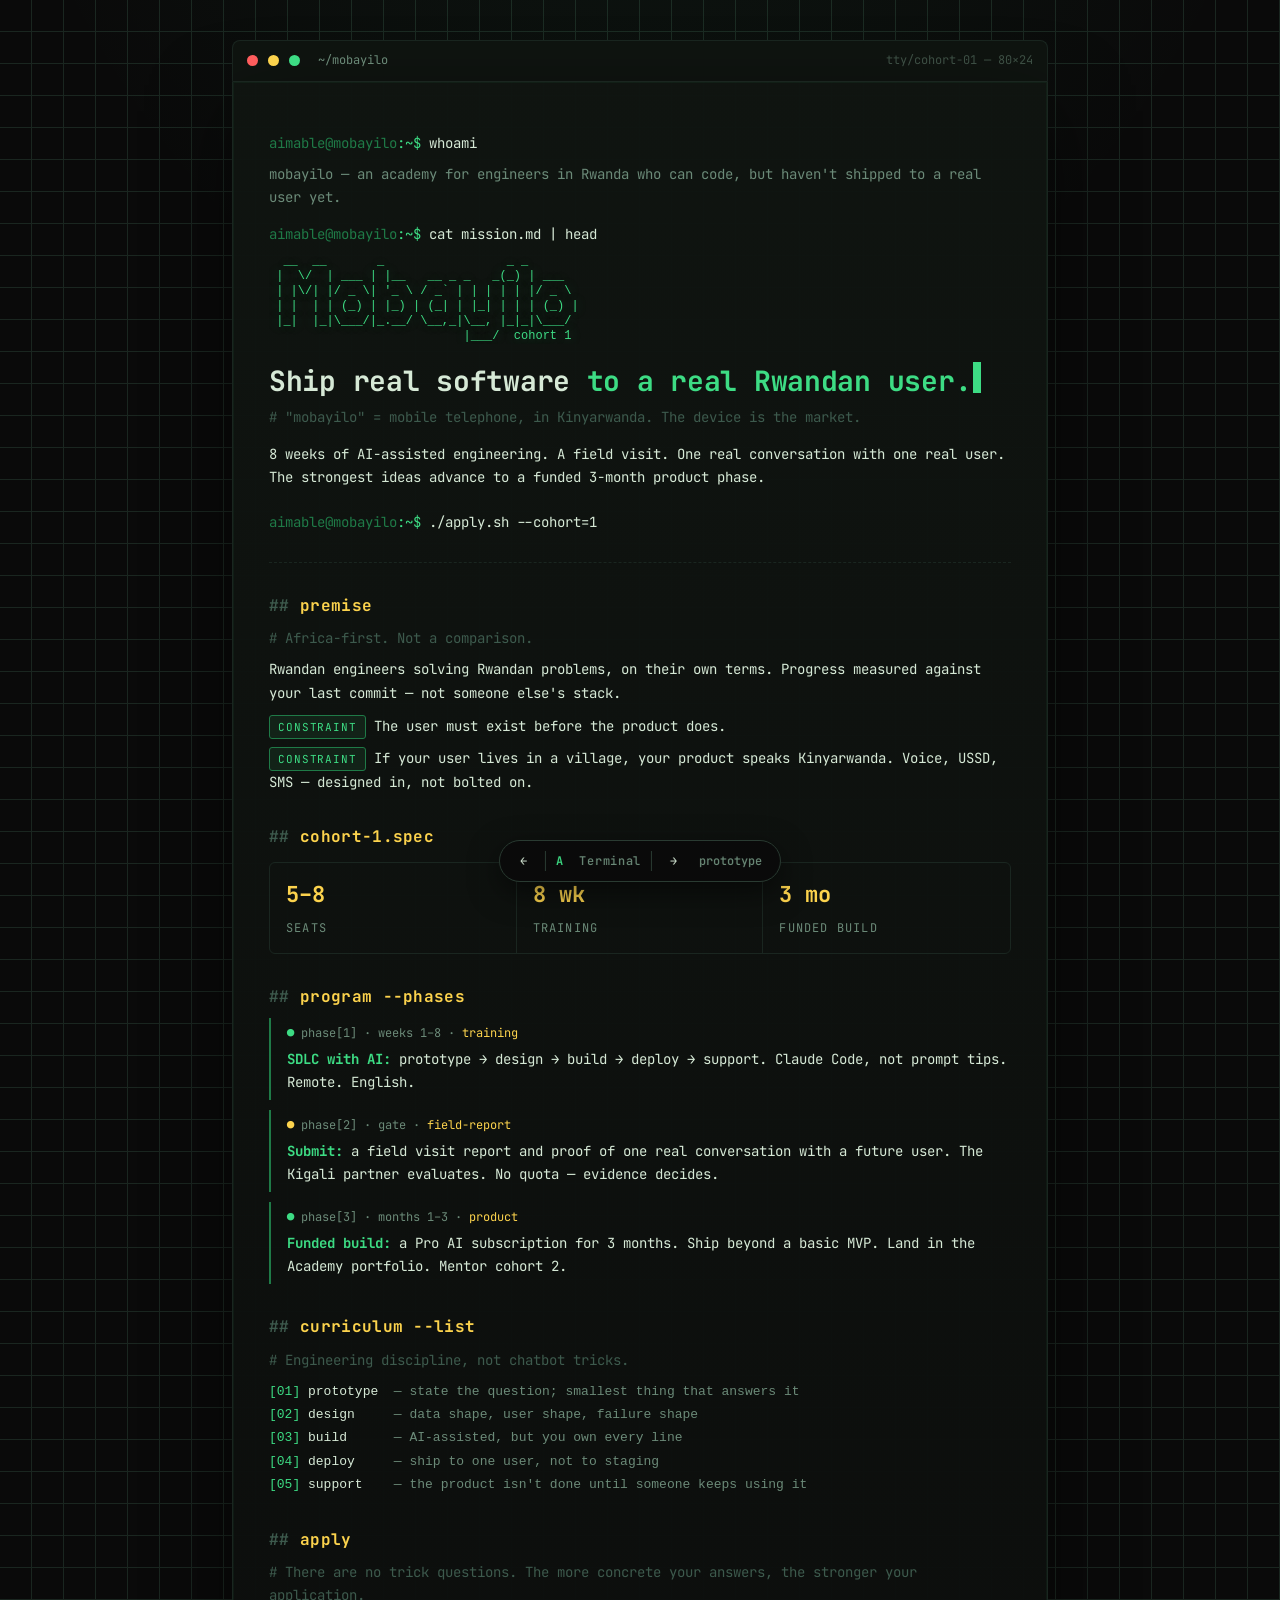
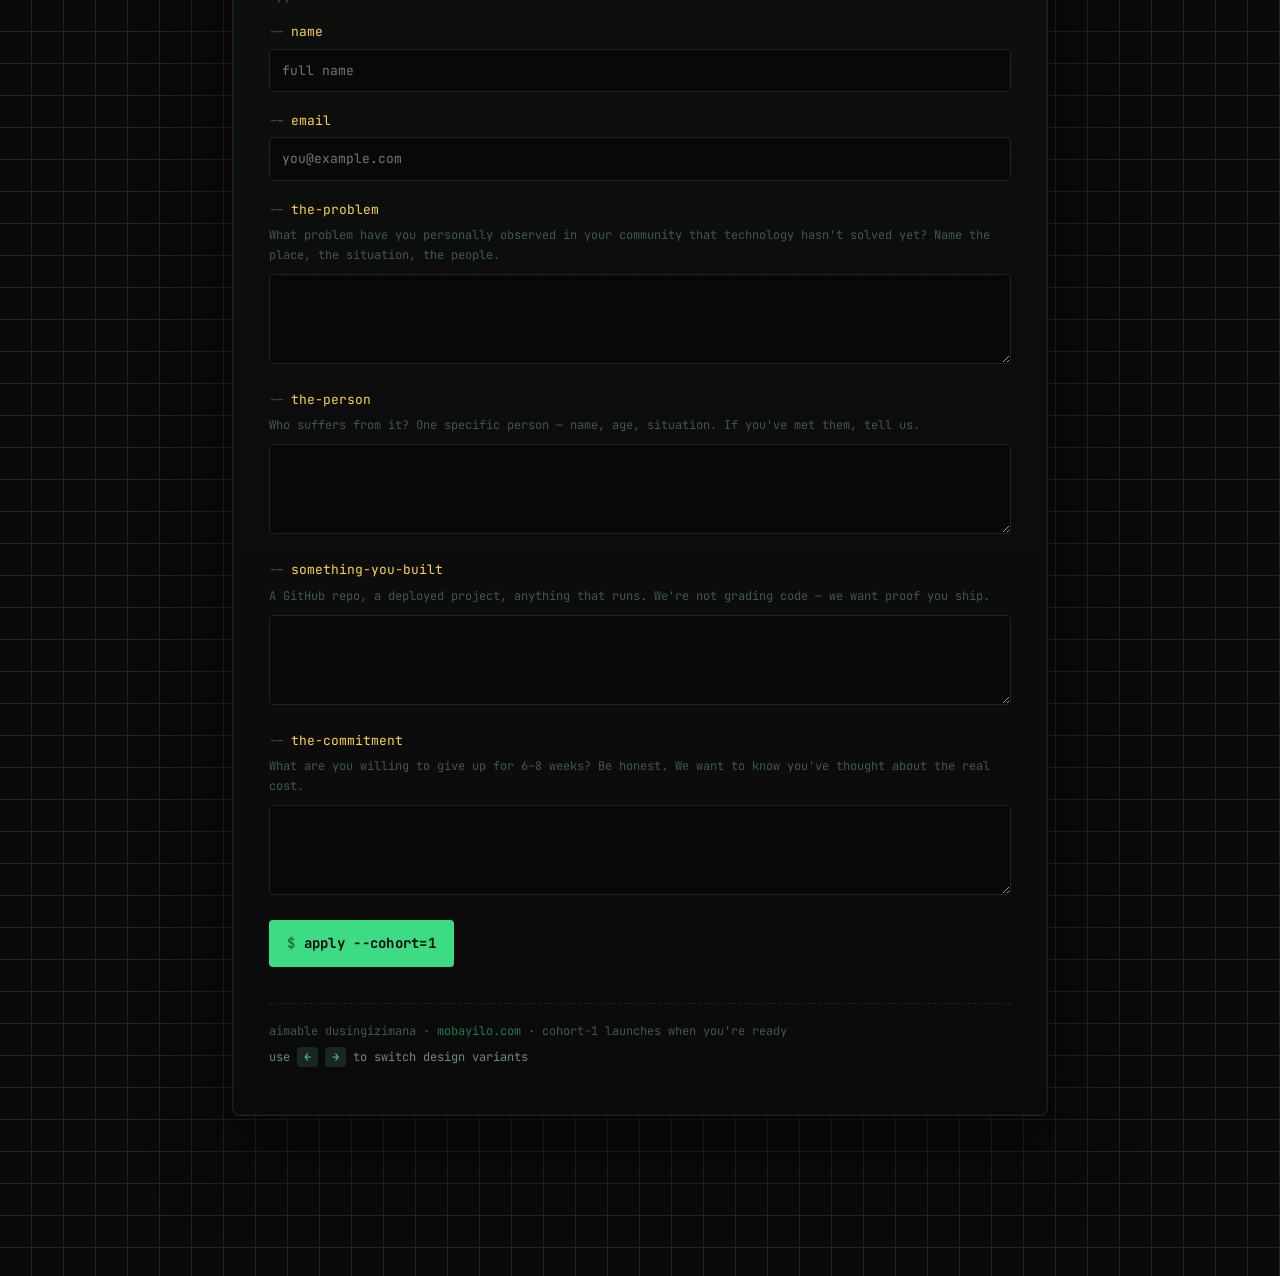
<file: site/variant-a.html>
<!doctype html>
<html lang="en">
<head>
<meta charset="utf-8">
<meta name="viewport" content="width=device-width,initial-scale=1">
<title>mobayilo // cohort-1 — terminal</title>
<meta name="description" content="Mobayilo AI Academy. An intensive remote program for Rwandan engineers to ship real products with AI.">
<link rel="preconnect" href="https://fonts.googleapis.com">
<link rel="preconnect" href="https://fonts.gstatic.com" crossorigin>
<link href="https://fonts.googleapis.com/css2?family=JetBrains+Mono:wght@400;500;700&display=swap" rel="stylesheet">
<style>
  :root{
    --bg:#0a0a0a; --panel:#0f1410; --line:#1a2620;
    --fg:#d6e9d6; --dim:#6b8a78; --mute:#3d5a4d;
    --g:#3ddc84; --g-dim:#1f7a47; --amber:#fcd34d; --red:#ff5d5d;
  }
  *,*::before,*::after{box-sizing:border-box;margin:0;padding:0}
  html{scroll-behavior:smooth}
  body{
    background:var(--bg); color:var(--fg);
    font-family:'JetBrains Mono', ui-monospace, Menlo, monospace;
    font-size:14px; line-height:1.65;
    min-height:100vh;
    background-image:
      radial-gradient(ellipse 80% 50% at 50% -20%, rgba(61,220,132,.08), transparent 70%),
      linear-gradient(var(--line) 1px, transparent 1px),
      linear-gradient(90deg, var(--line) 1px, transparent 1px);
    background-size: auto, 32px 32px, 32px 32px;
    background-position: center top, -1px -1px, -1px -1px;
  }
  a{color:var(--g); text-decoration:none}
  a:hover{text-decoration:underline; text-underline-offset:3px}
  .wrap{max-width:880px; margin:0 auto; padding:24px 20px 140px}
  @media(min-width:720px){ .wrap{padding:40px 32px 160px} }

  /* top bar — mimics a terminal window chrome */
  .chrome{
    display:flex; align-items:center; gap:10px;
    border:1px solid var(--line); border-bottom:0;
    background:var(--panel);
    padding:10px 14px;
    border-radius:8px 8px 0 0;
    font-size:12px; color:var(--dim);
  }
  .dot{ width:11px; height:11px; border-radius:50%; background:#333 }
  .dot.r{background:#ff5d5d} .dot.y{background:#fcd34d} .dot.g{background:#3ddc84}
  .chrome .path{ margin-left:8px }
  .chrome .right{ margin-left:auto; opacity:.5 }

  .term{
    border:1px solid var(--line);
    background:linear-gradient(180deg, rgba(15,20,16,.95), rgba(10,10,10,.95));
    padding:28px 22px 36px;
    border-radius:0 0 8px 8px;
    box-shadow: 0 30px 80px rgba(0,0,0,.55), 0 0 0 1px rgba(61,220,132,.05) inset;
  }
  @media(min-width:720px){ .term{ padding:36px 36px 48px } }

  .ps1{ color:var(--g); }
  .ps1::before{ content:"aimable@mobayilo"; color:var(--g-dim) }
  .ps1::after{ content:" "; }
  .cmd{ color:var(--fg) }
  .blink{ display:inline-block; width:8px; height:1.1em; background:var(--g); vertical-align:-2px; animation:blink 1.1s steps(1) infinite; margin-left:2px }
  @keyframes blink{ 50%{opacity:0} }

  .prompt-line{ margin:14px 0 8px; word-wrap:break-word }
  .prompt-line .arrow{ color:var(--g-dim); margin:0 6px }

  pre.ascii{
    color:var(--g); font-size:12px; line-height:1.25;
    margin:8px 0 16px; white-space:pre; overflow-x:auto;
    text-shadow:0 0 12px rgba(61,220,132,.35);
  }

  h1{ font: 700 28px/1.2 'JetBrains Mono', monospace; color:var(--fg); margin:18px 0 6px; letter-spacing:-.01em }
  h1 .accent{ color:var(--g) }
  h2{ font: 700 16px/1.4 'JetBrains Mono', monospace; color:var(--amber); margin:32px 0 10px; letter-spacing:.02em }
  h2::before{ content:"## "; color:var(--mute) }
  h3{ font: 600 14px/1.5 'JetBrains Mono', monospace; color:var(--g); margin:18px 0 4px }
  h3::before{ content:"### "; color:var(--mute) }

  p{ color:var(--fg); margin:8px 0 }
  .muted{ color:var(--dim) }
  .comment{ color:var(--mute) }
  .comment::before{ content:"# "; }
  hr{ border:0; border-top:1px dashed var(--line); margin:28px 0 }

  .kbd{ background:#1a2620; border:1px solid var(--line); padding:1px 6px; border-radius:4px; font-size:12px; color:var(--g) }
  .tag{ display:inline-block; background:rgba(61,220,132,.08); border:1px solid var(--g-dim); color:var(--g); padding:2px 8px; border-radius:3px; font-size:11px; letter-spacing:.08em; text-transform:uppercase }

  /* tables for stats */
  .grid{ display:grid; grid-template-columns:1fr; gap:0; border:1px solid var(--line); border-radius:6px; overflow:hidden; margin:14px 0 }
  @media(min-width:600px){ .grid{ grid-template-columns:repeat(3,1fr) } }
  .grid > div{ padding:14px 16px; border-bottom:1px solid var(--line) }
  @media(min-width:600px){ .grid > div{ border-bottom:0; border-right:1px solid var(--line) } .grid > div:last-child{border-right:0} }
  .grid b{ display:block; color:var(--amber); font-size:22px; font-weight:700; margin-bottom:2px }
  .grid span{ color:var(--dim); font-size:12px; text-transform:uppercase; letter-spacing:.1em }

  /* program phases — rendered like systemctl status output */
  .phase{ border-left:2px solid var(--g-dim); padding:6px 0 6px 16px; margin:10px 0 }
  .phase b{ color:var(--g); font-weight:700 }
  .phase .meta{ color:var(--dim); font-size:12px; margin-bottom:4px }

  /* form */
  form{ display:grid; gap:18px; margin-top:14px }
  .field label{ display:block; color:var(--amber); margin-bottom:6px; font-size:13px }
  .field label::before{ content:"--"; color:var(--mute); margin-right:6px }
  .field .hint{ color:var(--mute); font-size:12px; margin-bottom:8px }
  .field input, .field textarea{
    width:100%; background:#070907; color:var(--fg);
    border:1px solid var(--line); border-radius:4px;
    padding:10px 12px; font:inherit; font-size:13px;
    outline:none; resize:vertical;
  }
  .field input:focus, .field textarea:focus{ border-color:var(--g); box-shadow:0 0 0 2px rgba(61,220,132,.15) }
  textarea{ min-height:90px }
  .submit{
    background:var(--g); color:#0a0a0a; border:0; padding:12px 18px;
    border-radius:4px; font:inherit; font-weight:700; cursor:pointer;
    letter-spacing:.02em; width:fit-content;
  }
  .submit::before{ content:"$ "; opacity:.5 }
  .submit:hover{ background:#5cf09b }

  /* footer line */
  .foot{ color:var(--mute); font-size:12px; margin-top:36px; border-top:1px dashed var(--line); padding-top:18px }
  .foot a{ color:var(--g-dim) }
  .ok{ color:var(--g) }
  .warn{ color:var(--amber) }
  .err{ color:var(--red) }
</style>
</head>
<body>
<div class="wrap">

  <div class="chrome">
    <span class="dot r"></span><span class="dot y"></span><span class="dot g"></span>
    <span class="path">~/mobayilo</span>
    <span class="right">tty/cohort-01 — 80×24</span>
  </div>

  <main class="term">

    <div class="prompt-line"><span class="ps1">:~$</span> <span class="cmd">whoami</span></div>
    <p class="muted">mobayilo — an academy for engineers in Rwanda who can code, but haven't shipped to a real user yet.</p>

    <div class="prompt-line"><span class="ps1">:~$</span> <span class="cmd">cat mission.md | head</span></div>
<pre class="ascii">
  __  __       _                 _ _
 |  \/  | ___ | |__   __ _ _   _(_) | ___
 | |\/| |/ _ \| '_ \ / _` | | | | | |/ _ \
 | |  | | (_) | |_) | (_| | |_| | | | (_) |
 |_|  |_|\___/|_.__/ \__,_|\__, |_|_|\___/
                           |___/  cohort 1
</pre>

    <h1>Ship real software <span class="accent">to a real Rwandan user.</span><span class="blink"></span></h1>
    <p class="comment">"mobayilo" = mobile telephone, in Kinyarwanda. The device is the market.</p>

    <p style="margin-top:14px">8 weeks of AI-assisted engineering. A field visit. One real conversation with one real user. The strongest ideas advance to a funded 3-month product phase.</p>

    <div class="prompt-line" style="margin-top:22px"><span class="ps1">:~$</span> <a href="#apply" class="cmd">./apply.sh --cohort=1</a></div>

    <hr>

    <h2>premise</h2>
    <p class="comment">Africa-first. Not a comparison.</p>
    <p>Rwandan engineers solving Rwandan problems, on their own terms. Progress measured against your last commit — not someone else's stack.</p>
    <p style="margin-top:10px"><span class="tag">constraint</span> The user must exist before the product does.</p>
    <p style="margin-top:6px"><span class="tag">constraint</span> If your user lives in a village, your product speaks Kinyarwanda. Voice, USSD, SMS — designed in, not bolted on.</p>

    <h2>cohort-1.spec</h2>
    <div class="grid">
      <div><b>5–8</b><span>seats</span></div>
      <div><b>8 wk</b><span>training</span></div>
      <div><b>3 mo</b><span>funded build</span></div>
    </div>

    <h2>program --phases</h2>

    <div class="phase">
      <div class="meta"><span class="ok">●</span> phase[1] · weeks 1–8 · <span class="warn">training</span></div>
      <b>SDLC with AI:</b> prototype → design → build → deploy → support. Claude Code, not prompt tips. Remote. English.
    </div>

    <div class="phase">
      <div class="meta"><span class="warn">●</span> phase[2] · gate · <span class="warn">field-report</span></div>
      <b>Submit:</b> a field visit report and proof of one real conversation with a future user. The Kigali partner evaluates. No quota — evidence decides.
    </div>

    <div class="phase">
      <div class="meta"><span class="ok">●</span> phase[3] · months 1–3 · <span class="warn">product</span></div>
      <b>Funded build:</b> a Pro AI subscription for 3 months. Ship beyond a basic MVP. Land in the Academy portfolio. Mentor cohort 2.
    </div>

    <h2>curriculum --list</h2>
    <p class="comment">Engineering discipline, not chatbot tricks.</p>
    <pre style="color:var(--fg); font-size:13px; line-height:1.8; margin:6px 0 4px">
<span class="ok">[01]</span> prototype  <span class="muted">— state the question; smallest thing that answers it</span>
<span class="ok">[02]</span> design     <span class="muted">— data shape, user shape, failure shape</span>
<span class="ok">[03]</span> build      <span class="muted">— AI-assisted, but you own every line</span>
<span class="ok">[04]</span> deploy     <span class="muted">— ship to one user, not to staging</span>
<span class="ok">[05]</span> support    <span class="muted">— the product isn't done until someone keeps using it</span></pre>

    <h2 id="apply">apply</h2>
    <p class="comment">There are no trick questions. The more concrete your answers, the stronger your application.</p>

    <form action="mailto:apply@mobayilo.com" method="post" enctype="text/plain">
      <div class="field">
        <label>name</label>
        <input type="text" name="name" required placeholder="full name">
      </div>
      <div class="field">
        <label>email</label>
        <input type="email" name="email" required placeholder="you@example.com">
      </div>
      <div class="field">
        <label>the-problem</label>
        <div class="hint">What problem have you personally observed in your community that technology hasn't solved yet? Name the place, the situation, the people.</div>
        <textarea name="problem" required></textarea>
      </div>
      <div class="field">
        <label>the-person</label>
        <div class="hint">Who suffers from it? One specific person — name, age, situation. If you've met them, tell us.</div>
        <textarea name="person" required></textarea>
      </div>
      <div class="field">
        <label>something-you-built</label>
        <div class="hint">A GitHub repo, a deployed project, anything that runs. We're not grading code — we want proof you ship.</div>
        <textarea name="built" required></textarea>
      </div>
      <div class="field">
        <label>the-commitment</label>
        <div class="hint">What are you willing to give up for 6–8 weeks? Be honest. We want to know you've thought about the real cost.</div>
        <textarea name="commitment" required></textarea>
      </div>
      <button class="submit" type="submit">apply --cohort=1</button>
    </form>

    <div class="foot">
      <div>aimable dusingizimana · <a href="https://mobayilo.com">mobayilo.com</a> · cohort-1 launches when you're ready</div>
      <div style="margin-top:6px"><span class="muted">use </span><span class="kbd">←</span> <span class="kbd">→</span><span class="muted"> to switch design variants</span></div>
    </div>

  </main>
</div>

<!-- prototype switcher (sub-shape B per skills/prototype/UI.md) -->
<script>window.__variant='A';</script>
<script src="_switcher.js"></script>
</body>
</html>
</file>
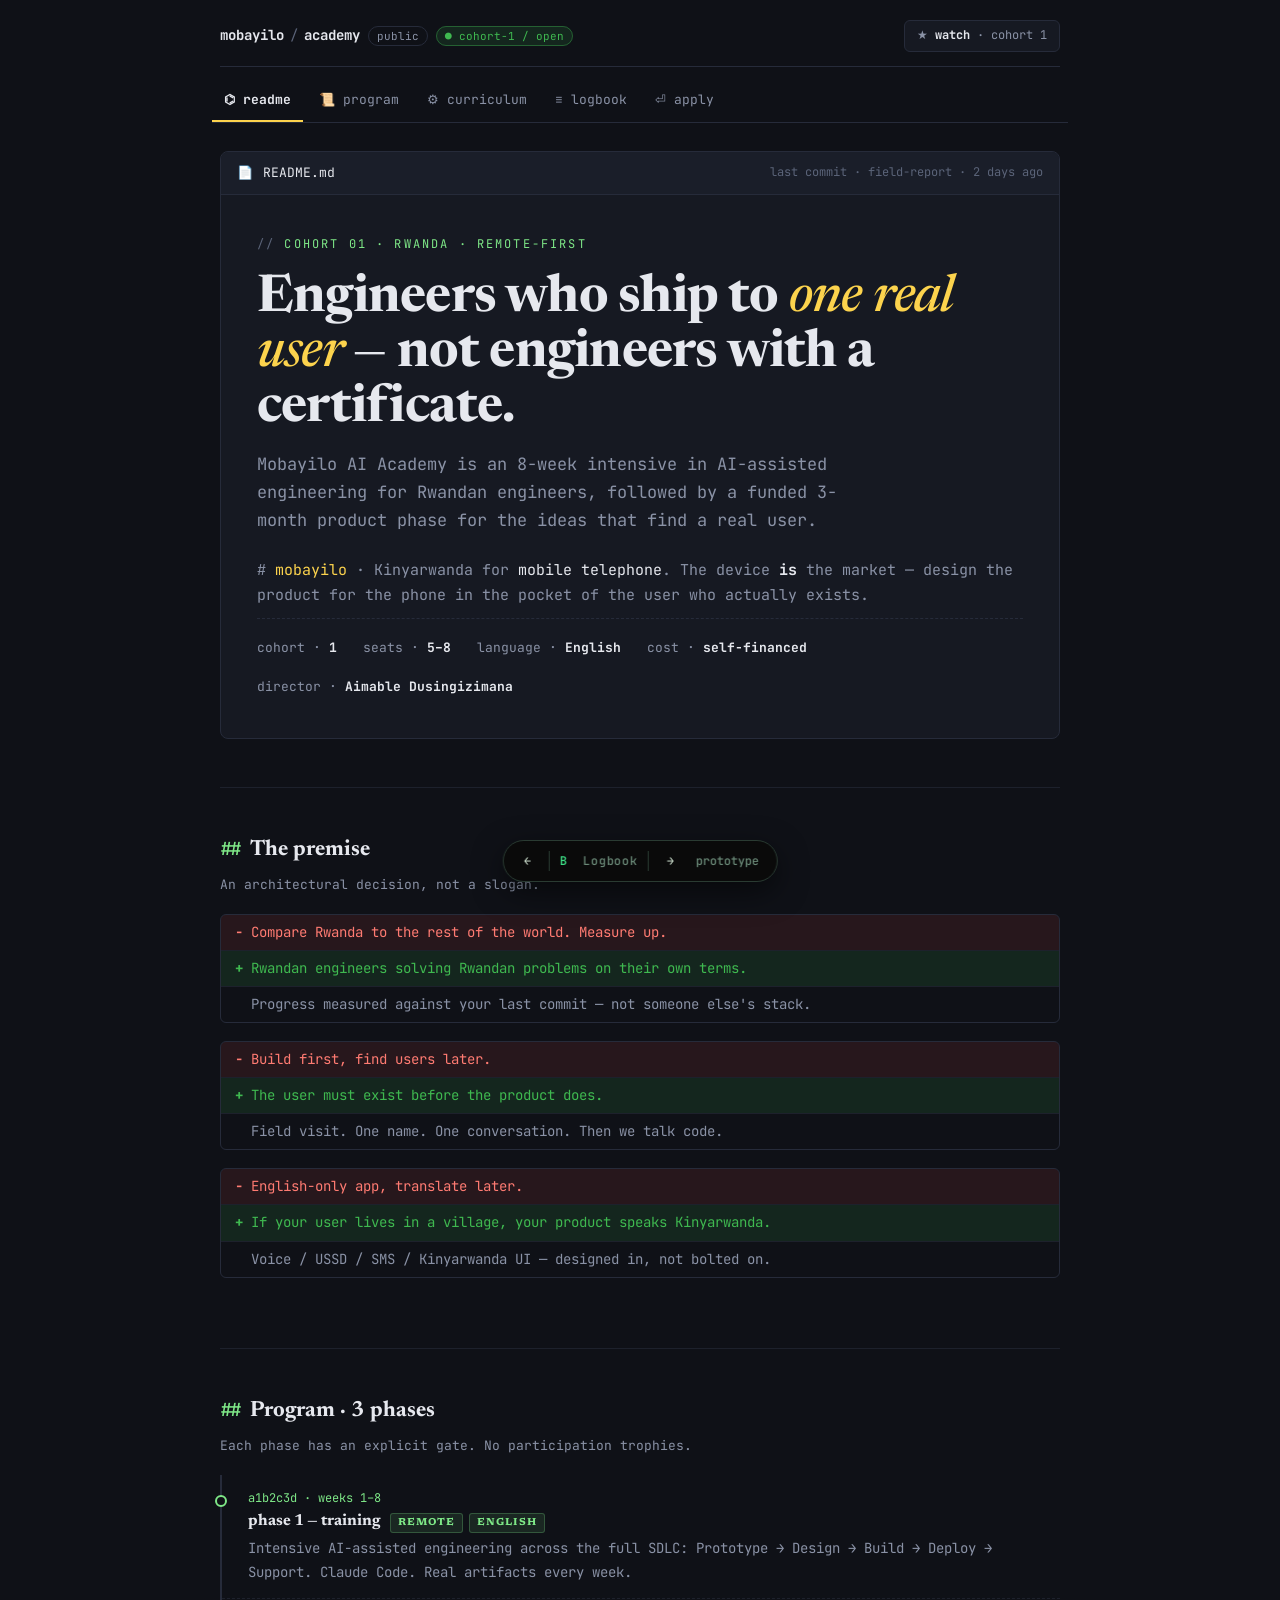
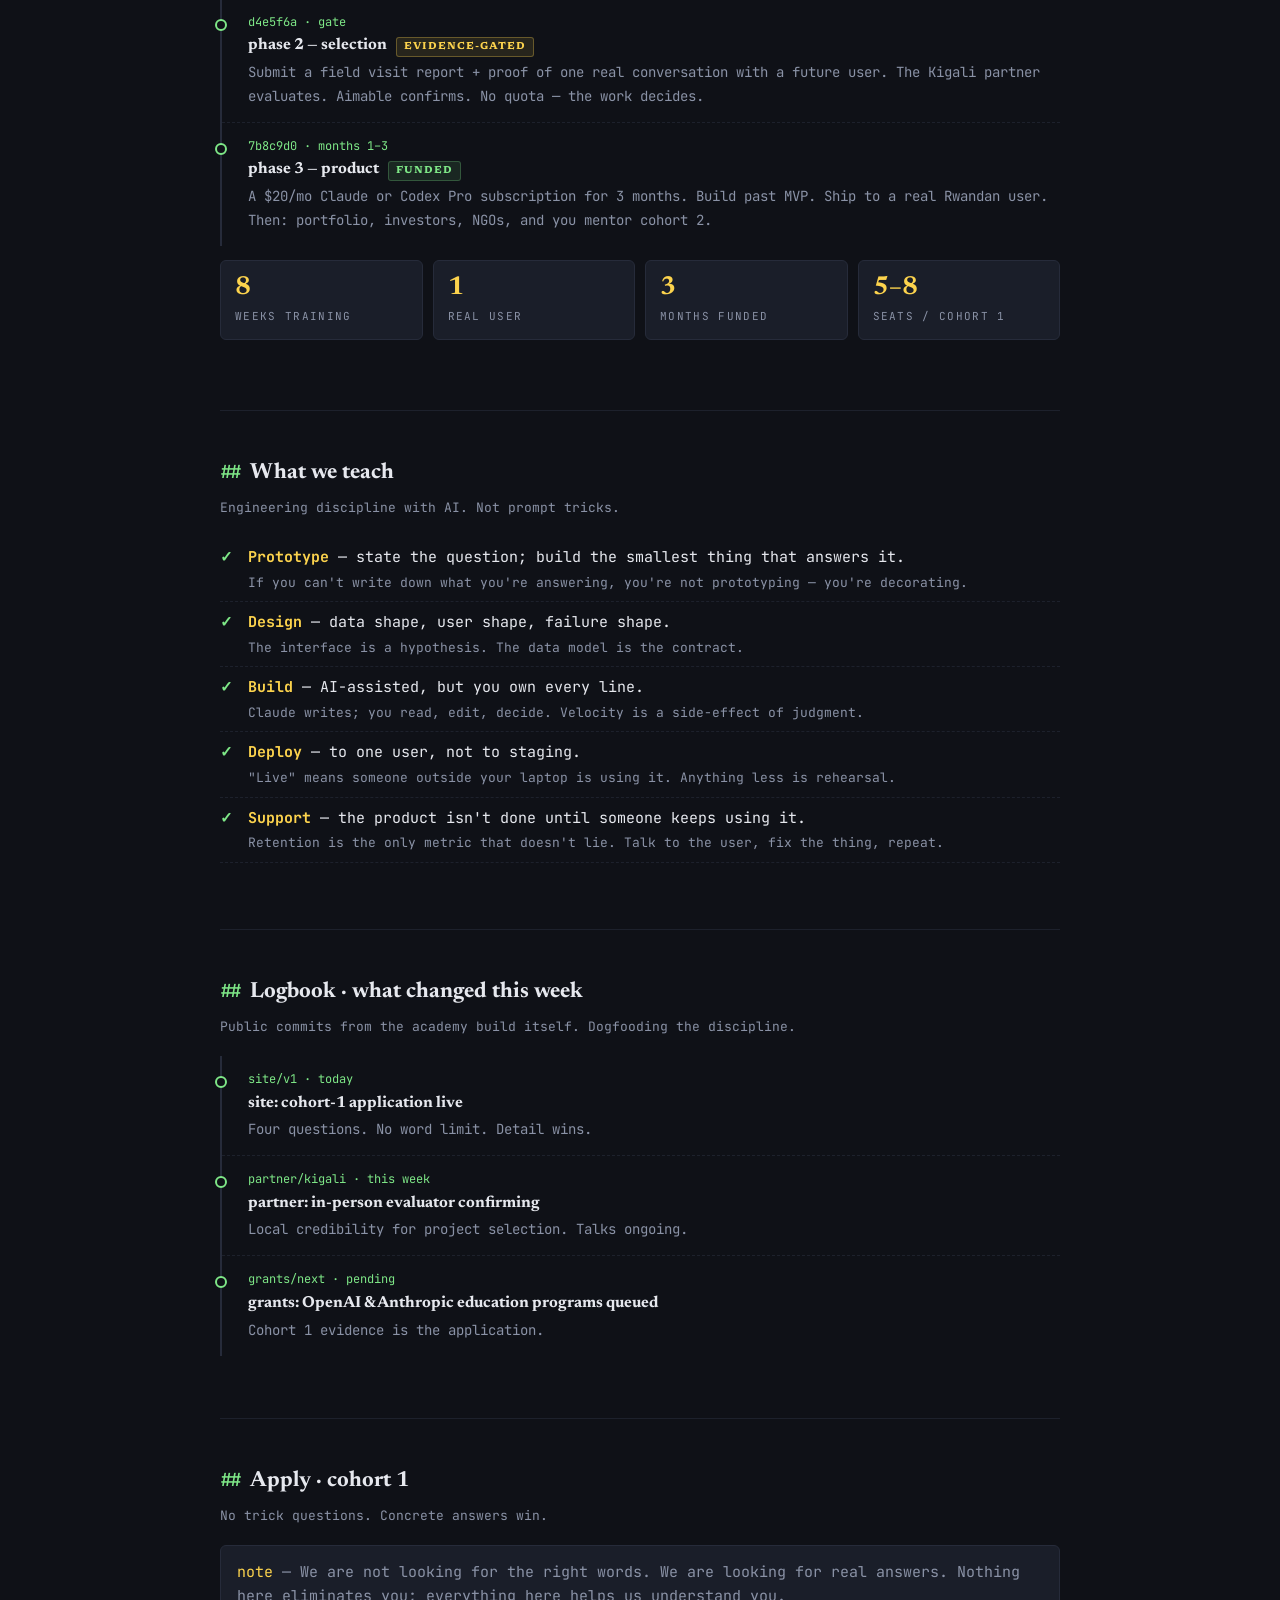
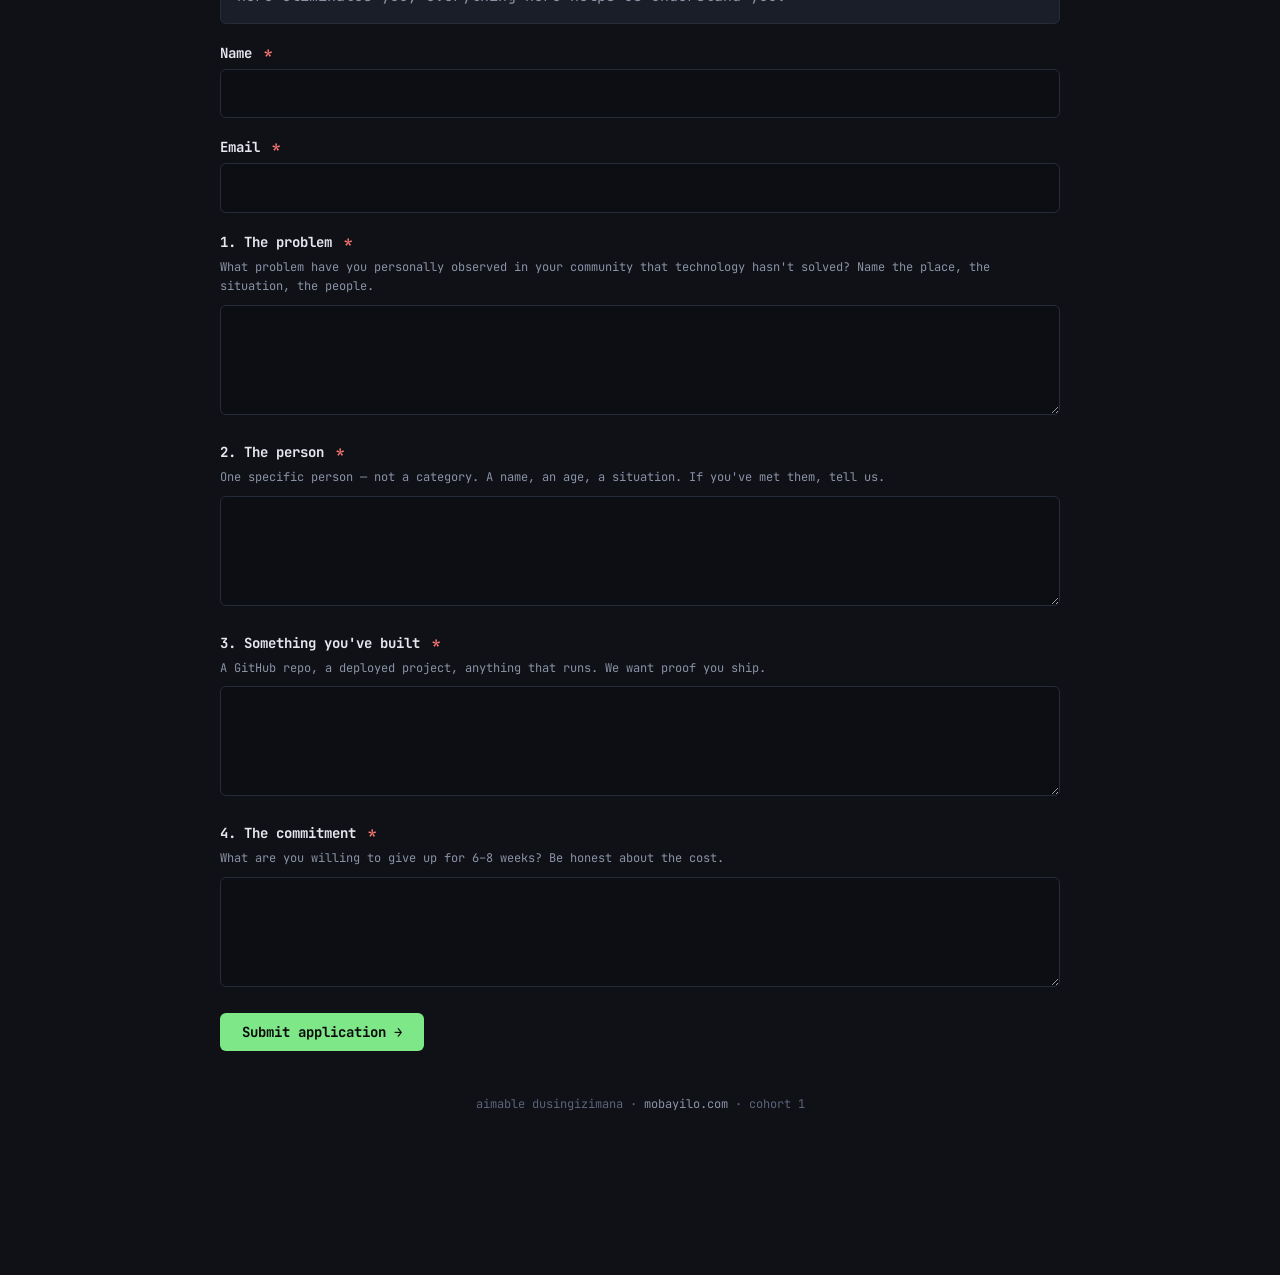
<file: site/variant-b.html>
<!doctype html>
<html lang="en">
<head>
<meta charset="utf-8">
<meta name="viewport" content="width=device-width,initial-scale=1">
<title>mobayilo / academy — builder's logbook</title>
<meta name="description" content="Mobayilo AI Academy. Intensive AI-assisted engineering for Rwandan engineers who ship.">
<link rel="preconnect" href="https://fonts.googleapis.com">
<link rel="preconnect" href="https://fonts.gstatic.com" crossorigin>
<link href="https://fonts.googleapis.com/css2?family=JetBrains+Mono:wght@400;500;700&family=Newsreader:ital,wght@0,500;0,700;1,500&display=swap" rel="stylesheet">
<style>
  :root{
    --bg:#0f1117; --panel:#161922; --line:#262b3a; --line-soft:#1d212c;
    --fg:#e6e8ee; --dim:#8a92a6; --mute:#5b6479;
    --accent:#7ee787;   /* github-ish green */
    --add:#3fb950; --add-bg:rgba(63,185,80,.12);
    --del:#ff7b72; --del-bg:rgba(248,81,73,.10);
    --amber:#fcd34d;
    --link:#79c0ff;
  }
  *,*::before,*::after{box-sizing:border-box;margin:0;padding:0}
  html{scroll-behavior:smooth}
  body{
    background:var(--bg); color:var(--fg);
    font: 400 15px/1.65 'JetBrains Mono', ui-monospace, Menlo, monospace;
    min-height:100vh;
  }
  a{color:var(--link); text-decoration:none}
  a:hover{text-decoration:underline; text-underline-offset:3px}
  .container{max-width:880px; margin:0 auto; padding:0 20px 160px}

  /* repo header */
  .repo-head{
    border-bottom:1px solid var(--line);
    padding:20px 0 14px;
    display:flex; align-items:center; gap:10px; flex-wrap:wrap;
  }
  .repo-head .breadcrumb{ color:var(--dim); font-size:14px }
  .repo-head .breadcrumb b{ color:var(--fg); font-weight:700 }
  .repo-head .breadcrumb .slash{ color:var(--mute); margin:0 6px }
  .badge{ font-size:11px; padding:2px 8px; border-radius:999px; border:1px solid var(--line); color:var(--dim) }
  .badge.live{ color:var(--add); border-color:rgba(63,185,80,.4); background:var(--add-bg) }
  .star{ margin-left:auto; font-size:12px; color:var(--dim); border:1px solid var(--line); padding:5px 12px; border-radius:6px; background:var(--panel) }
  .star b{ color:var(--fg) }

  /* tabs */
  .tabs{ display:flex; gap:4px; margin:12px -8px 0; padding:0 0 0 0; overflow-x:auto; border-bottom:1px solid var(--line) }
  .tabs a{ color:var(--dim); padding:10px 12px; border-bottom:2px solid transparent; font-size:13px; white-space:nowrap }
  .tabs a.active{ color:var(--fg); border-bottom-color:var(--amber); font-weight:700 }
  .tabs a:hover{ text-decoration:none; color:var(--fg) }

  /* readme card */
  .card{
    border:1px solid var(--line);
    background:var(--panel);
    border-radius:8px;
    margin-top:28px;
    overflow:hidden;
  }
  .card-head{
    padding:10px 16px; border-bottom:1px solid var(--line);
    background:#1a1e29; color:var(--dim); font-size:13px;
    display:flex; align-items:center; gap:10px;
  }
  .card-head .file{ color:var(--fg) }
  .card-head .right{ margin-left:auto; color:var(--mute); font-size:12px }
  .card-body{ padding:28px 22px }
  @media(min-width:720px){ .card-body{ padding:40px 36px } }

  /* hero */
  .eyebrow{ color:var(--accent); font-size:12px; letter-spacing:.18em; text-transform:uppercase; margin-bottom:18px }
  .eyebrow::before{ content:"// "; color:var(--mute) }
  h1{
    font: 700 clamp(34px,5.5vw,52px)/1.05 'Newsreader', Georgia, serif;
    color:var(--fg); letter-spacing:-.015em; margin-bottom:14px;
  }
  h1 em{ font-style:italic; color:var(--amber); font-weight:500 }
  .lede{ font-size:17px; color:var(--dim); max-width:60ch; margin-bottom:24px }

  .meta-row{ display:flex; flex-wrap:wrap; gap:18px 26px; color:var(--dim); font-size:13px; margin-top:10px; border-top:1px dashed var(--line); padding-top:18px }
  .meta-row span b{ color:var(--fg); font-weight:700 }

  /* section */
  section{ padding:48px 0 8px; border-top:1px solid var(--line-soft); margin-top:48px }
  h2{ font: 700 22px/1.3 'Newsreader', Georgia, serif; color:var(--fg); margin:0 0 6px }
  h2 .hash{ color:var(--accent); margin-right:8px; font-family:'JetBrains Mono', monospace; font-size:18px }
  .sub{ color:var(--dim); font-size:13px; margin-bottom:18px }
  p{ margin:10px 0; color:var(--fg) }
  p.dim{ color:var(--dim) }

  /* diff block — mission */
  .diff{ border:1px solid var(--line); border-radius:6px; overflow:hidden; margin:14px 0; font-size:14px }
  .diff .row{ padding:6px 14px; white-space:pre-wrap; border-bottom:1px solid var(--line-soft) }
  .diff .row:last-child{ border-bottom:0 }
  .diff .del{ background:var(--del-bg); color:var(--del) }
  .diff .del::before{ content:"− "; color:var(--del); font-weight:700 }
  .diff .add{ background:var(--add-bg); color:var(--add) }
  .diff .add::before{ content:"+ "; color:var(--add); font-weight:700 }
  .diff .ctx{ color:var(--dim) }
  .diff .ctx::before{ content:"  "; }

  /* commit-log timeline */
  .commits{ margin:14px 0 6px; border-left:2px solid var(--line); padding-left:0 }
  .commit{ position:relative; padding:14px 0 14px 26px; border-bottom:1px dashed var(--line-soft) }
  .commit:last-child{ border-bottom:0 }
  .commit::before{
    content:""; position:absolute; left:-7px; top:20px;
    width:12px; height:12px; border-radius:50%;
    background:var(--bg); border:2px solid var(--accent);
  }
  .commit .sha{ color:var(--accent); font-size:12px }
  .commit .title{ font: 700 16px/1.4 'Newsreader', serif; color:var(--fg); margin:2px 0 4px }
  .commit .body{ color:var(--dim); font-size:14px }
  .commit .tag{ display:inline-block; font-size:10px; padding:2px 7px; border-radius:3px; background:rgba(126,231,135,.1); color:var(--accent); border:1px solid rgba(126,231,135,.25); margin-left:6px; letter-spacing:.1em; text-transform:uppercase }

  /* checklist for curriculum */
  ul.check{ list-style:none; margin:10px 0; padding:0 }
  ul.check li{ padding:8px 0 8px 28px; position:relative; color:var(--fg); border-bottom:1px dashed var(--line-soft) }
  ul.check li::before{
    content:"✓"; position:absolute; left:0; top:8px;
    color:var(--accent); font-weight:700;
  }
  ul.check li b{ color:var(--amber); font-weight:700 }
  ul.check li span{ color:var(--dim); display:block; font-size:13px; margin-top:2px }

  /* stat tiles */
  .stats{ display:grid; grid-template-columns:1fr 1fr; gap:10px; margin:14px 0 }
  @media(min-width:600px){ .stats{ grid-template-columns:repeat(4,1fr) } }
  .stat{ background:#1a1e29; border:1px solid var(--line); border-radius:6px; padding:14px }
  .stat b{ display:block; font: 700 26px/1 'Newsreader', serif; color:var(--amber) }
  .stat span{ color:var(--dim); font-size:11px; letter-spacing:.12em; text-transform:uppercase; display:block; margin-top:6px }

  /* form */
  form{ display:grid; gap:18px; margin-top:18px }
  .field label{ color:var(--fg); font-weight:700; font-size:14px; display:block; margin-bottom:4px }
  .field label .req{ color:var(--del); margin-left:4px }
  .field .hint{ color:var(--dim); font-size:12px; margin-bottom:8px }
  .field input, .field textarea{
    width:100%; background:#0c0e14; color:var(--fg);
    border:1px solid var(--line); border-radius:6px;
    padding:12px 14px; font:inherit; font-size:14px; outline:none; resize:vertical;
  }
  .field input:focus, .field textarea:focus{ border-color:var(--accent); box-shadow:0 0 0 3px rgba(126,231,135,.15) }
  textarea{ min-height:110px }
  .submit{
    background:var(--accent); color:#0a0a0a; border:0; padding:12px 22px;
    border-radius:6px; font:700 14px/1 'JetBrains Mono', monospace; cursor:pointer;
    width:fit-content;
  }
  .submit:hover{ filter:brightness(1.08) }
  .submit::after{ content:" →" }

  footer{ color:var(--mute); font-size:12px; padding:36px 0 0; text-align:center }
  footer a{ color:var(--dim) }
</style>
</head>
<body>
<div class="container">

  <div class="repo-head">
    <div class="breadcrumb">
      <b>mobayilo</b><span class="slash">/</span><b>academy</b>
      <span class="badge">public</span>
      <span class="badge live">● cohort-1 / open</span>
    </div>
    <div class="star">★ <b>watch</b> · cohort 1</div>
  </div>

  <nav class="tabs">
    <a href="#readme" class="active">⌬ readme</a>
    <a href="#program">📜 program</a>
    <a href="#curriculum">⚙ curriculum</a>
    <a href="#log">≡ logbook</a>
    <a href="#apply">⏎ apply</a>
  </nav>

  <article class="card" id="readme">
    <div class="card-head">
      <span>📄</span><span class="file">README.md</span>
      <span class="right">last commit · field-report · 2 days ago</span>
    </div>
    <div class="card-body">

      <div class="eyebrow">cohort 01 · rwanda · remote-first</div>
      <h1>Engineers who ship to <em>one real user</em> — not engineers with a certificate.</h1>
      <p class="lede">Mobayilo AI Academy is an 8-week intensive in AI-assisted engineering for Rwandan engineers, followed by a funded 3-month product phase for the ideas that find a real user.</p>

      <p class="dim"># <em style="color:var(--amber);font-style:normal">mobayilo</em> · Kinyarwanda for <em style="color:var(--fg);font-style:normal">mobile telephone</em>. The device <b style="color:var(--fg)">is</b> the market — design the product for the phone in the pocket of the user who actually exists.</p>

      <div class="meta-row">
        <span>cohort · <b>1</b></span>
        <span>seats · <b>5–8</b></span>
        <span>language · <b>English</b></span>
        <span>cost · <b>self-financed</b></span>
        <span>director · <b>Aimable Dusingizimana</b></span>
      </div>
    </div>
  </article>

  <section>
    <h2><span class="hash">##</span>The premise</h2>
    <p class="sub">An architectural decision, not a slogan.</p>

    <div class="diff">
      <div class="row del">Compare Rwanda to the rest of the world. Measure up.</div>
      <div class="row add">Rwandan engineers solving Rwandan problems on their own terms.</div>
      <div class="row ctx">Progress measured against your last commit — not someone else's stack.</div>
    </div>

    <div class="diff" style="margin-top:18px">
      <div class="row del">Build first, find users later.</div>
      <div class="row add">The user must exist before the product does.</div>
      <div class="row ctx">Field visit. One name. One conversation. Then we talk code.</div>
    </div>

    <div class="diff" style="margin-top:18px">
      <div class="row del">English-only app, translate later.</div>
      <div class="row add">If your user lives in a village, your product speaks Kinyarwanda.</div>
      <div class="row ctx">Voice / USSD / SMS / Kinyarwanda UI — designed in, not bolted on.</div>
    </div>
  </section>

  <section id="program">
    <h2><span class="hash">##</span>Program · 3 phases</h2>
    <p class="sub">Each phase has an explicit gate. No participation trophies.</p>

    <div class="commits">
      <div class="commit">
        <div class="sha">a1b2c3d · weeks 1–8</div>
        <div class="title">phase 1 — training <span class="tag">remote</span><span class="tag">english</span></div>
        <div class="body">Intensive AI-assisted engineering across the full SDLC: Prototype → Design → Build → Deploy → Support. Claude Code. Real artifacts every week.</div>
      </div>
      <div class="commit">
        <div class="sha">d4e5f6a · gate</div>
        <div class="title">phase 2 — selection <span class="tag" style="background:rgba(252,211,77,.1);color:var(--amber);border-color:rgba(252,211,77,.3)">evidence-gated</span></div>
        <div class="body">Submit a field visit report + proof of one real conversation with a future user. The Kigali partner evaluates. Aimable confirms. No quota — the work decides.</div>
      </div>
      <div class="commit">
        <div class="sha">7b8c9d0 · months 1–3</div>
        <div class="title">phase 3 — product <span class="tag">funded</span></div>
        <div class="body">A $20/mo Claude or Codex Pro subscription for 3 months. Build past MVP. Ship to a real Rwandan user. Then: portfolio, investors, NGOs, and you mentor cohort 2.</div>
      </div>
    </div>

    <div class="stats">
      <div class="stat"><b>8</b><span>weeks training</span></div>
      <div class="stat"><b>1</b><span>real user</span></div>
      <div class="stat"><b>3</b><span>months funded</span></div>
      <div class="stat"><b>5–8</b><span>seats / cohort 1</span></div>
    </div>
  </section>

  <section id="curriculum">
    <h2><span class="hash">##</span>What we teach</h2>
    <p class="sub">Engineering discipline with AI. Not prompt tricks.</p>

    <ul class="check">
      <li><b>Prototype</b> — state the question; build the smallest thing that answers it.
        <span>If you can't write down what you're answering, you're not prototyping — you're decorating.</span></li>
      <li><b>Design</b> — data shape, user shape, failure shape.
        <span>The interface is a hypothesis. The data model is the contract.</span></li>
      <li><b>Build</b> — AI-assisted, but you own every line.
        <span>Claude writes; you read, edit, decide. Velocity is a side-effect of judgment.</span></li>
      <li><b>Deploy</b> — to one user, not to staging.
        <span>"Live" means someone outside your laptop is using it. Anything less is rehearsal.</span></li>
      <li><b>Support</b> — the product isn't done until someone keeps using it.
        <span>Retention is the only metric that doesn't lie. Talk to the user, fix the thing, repeat.</span></li>
    </ul>
  </section>

  <section id="log">
    <h2><span class="hash">##</span>Logbook · what changed this week</h2>
    <p class="sub">Public commits from the academy build itself. Dogfooding the discipline.</p>
    <div class="commits">
      <div class="commit"><div class="sha">site/v1 · today</div><div class="title">site: cohort-1 application live</div><div class="body">Four questions. No word limit. Detail wins.</div></div>
      <div class="commit"><div class="sha">partner/kigali · this week</div><div class="title">partner: in-person evaluator confirming</div><div class="body">Local credibility for project selection. Talks ongoing.</div></div>
      <div class="commit"><div class="sha">grants/next · pending</div><div class="title">grants: OpenAI &amp; Anthropic education programs queued</div><div class="body">Cohort 1 evidence is the application.</div></div>
    </div>
  </section>

  <section id="apply">
    <h2><span class="hash">##</span>Apply · cohort 1</h2>
    <p class="sub">No trick questions. Concrete answers win.</p>
    <p class="dim" style="background:#1a1e29;border:1px solid var(--line);padding:14px 16px;border-radius:6px;margin:14px 0">
      <em style="color:var(--amber);font-style:normal">note</em> — We are not looking for the right words. We are looking for real answers. Nothing here eliminates you; everything here helps us understand you.
    </p>

    <form action="mailto:apply@mobayilo.com" method="post" enctype="text/plain">
      <div class="field">
        <label>Name <span class="req">*</span></label>
        <input type="text" name="name" required>
      </div>
      <div class="field">
        <label>Email <span class="req">*</span></label>
        <input type="email" name="email" required>
      </div>
      <div class="field">
        <label>1. The problem <span class="req">*</span></label>
        <div class="hint">What problem have you personally observed in your community that technology hasn't solved? Name the place, the situation, the people.</div>
        <textarea name="problem" required></textarea>
      </div>
      <div class="field">
        <label>2. The person <span class="req">*</span></label>
        <div class="hint">One specific person — not a category. A name, an age, a situation. If you've met them, tell us.</div>
        <textarea name="person" required></textarea>
      </div>
      <div class="field">
        <label>3. Something you've built <span class="req">*</span></label>
        <div class="hint">A GitHub repo, a deployed project, anything that runs. We want proof you ship.</div>
        <textarea name="built" required></textarea>
      </div>
      <div class="field">
        <label>4. The commitment <span class="req">*</span></label>
        <div class="hint">What are you willing to give up for 6–8 weeks? Be honest about the cost.</div>
        <textarea name="commitment" required></textarea>
      </div>
      <button class="submit" type="submit">Submit application</button>
    </form>
  </section>

  <footer>
    aimable dusingizimana · <a href="https://mobayilo.com">mobayilo.com</a> · cohort 1
  </footer>
</div>

<script>window.__variant='B';</script>
<script src="_switcher.js"></script>
</body>
</html>
</file>
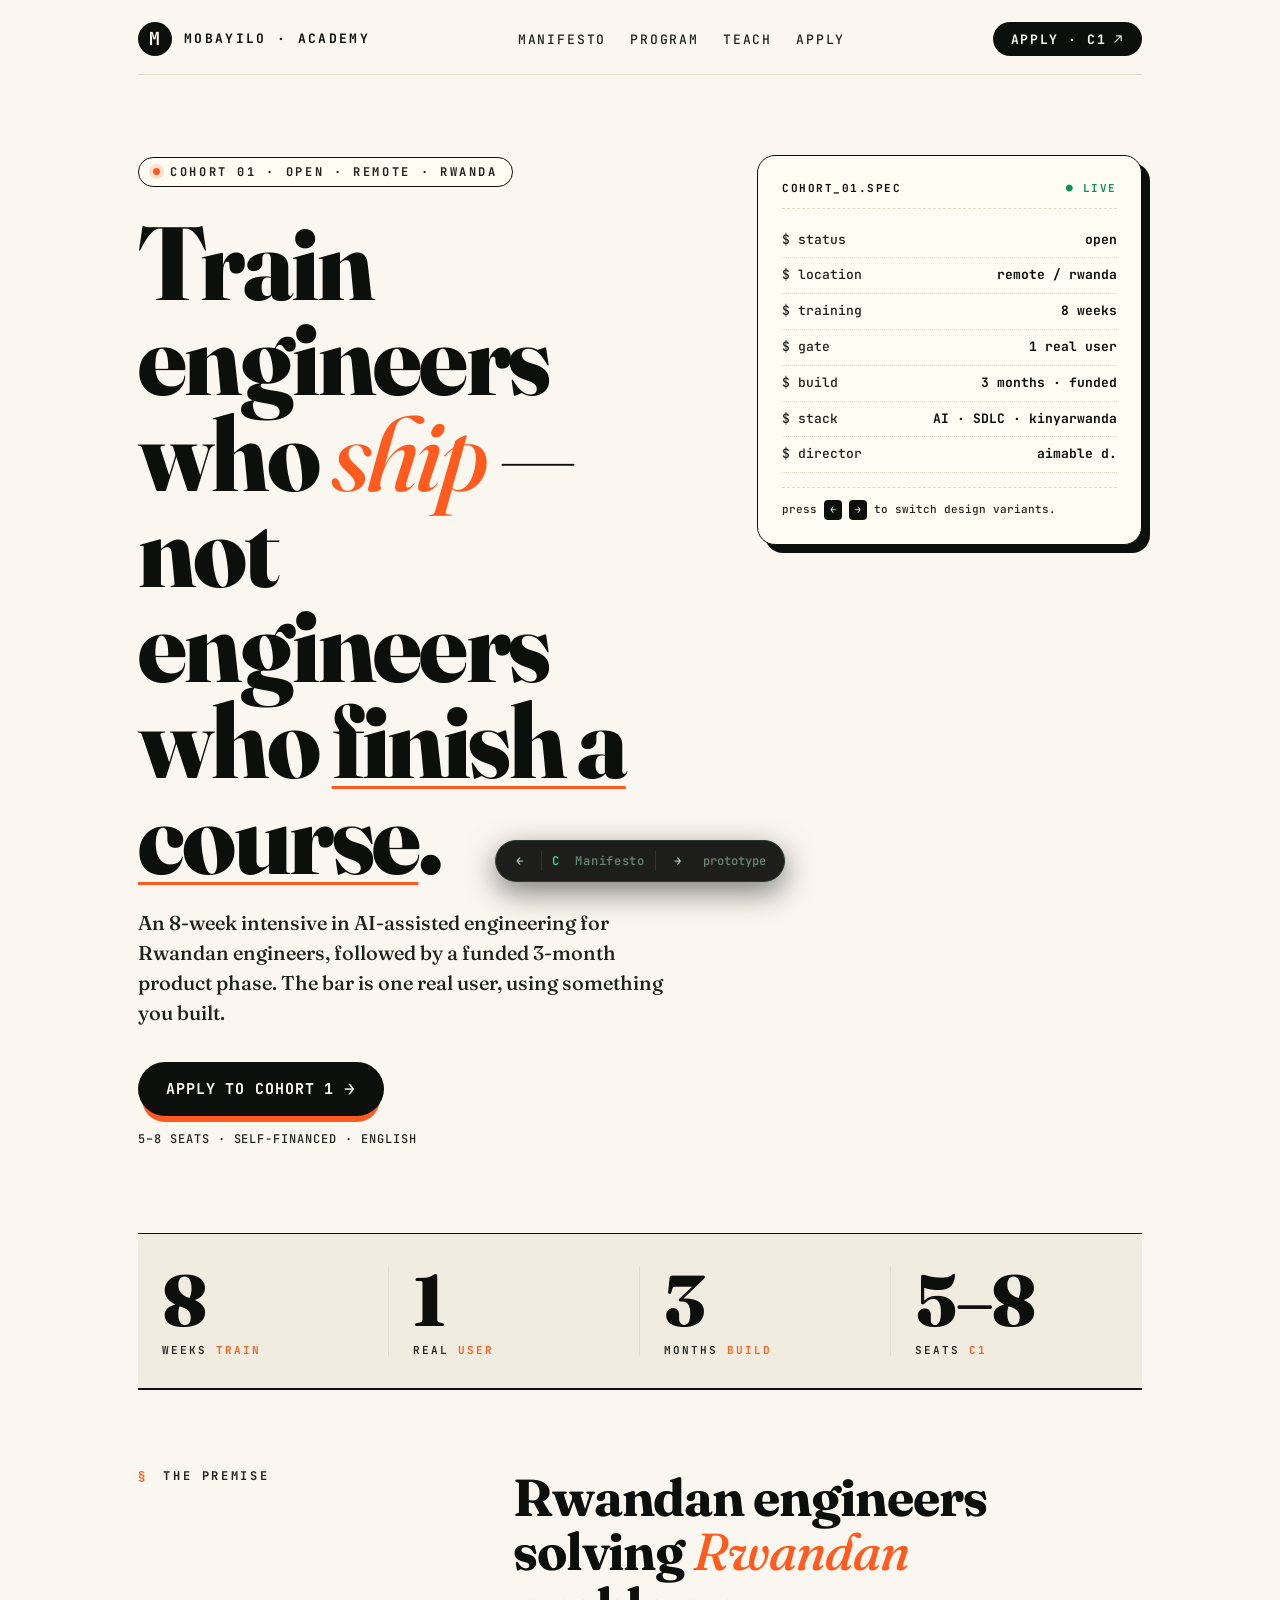
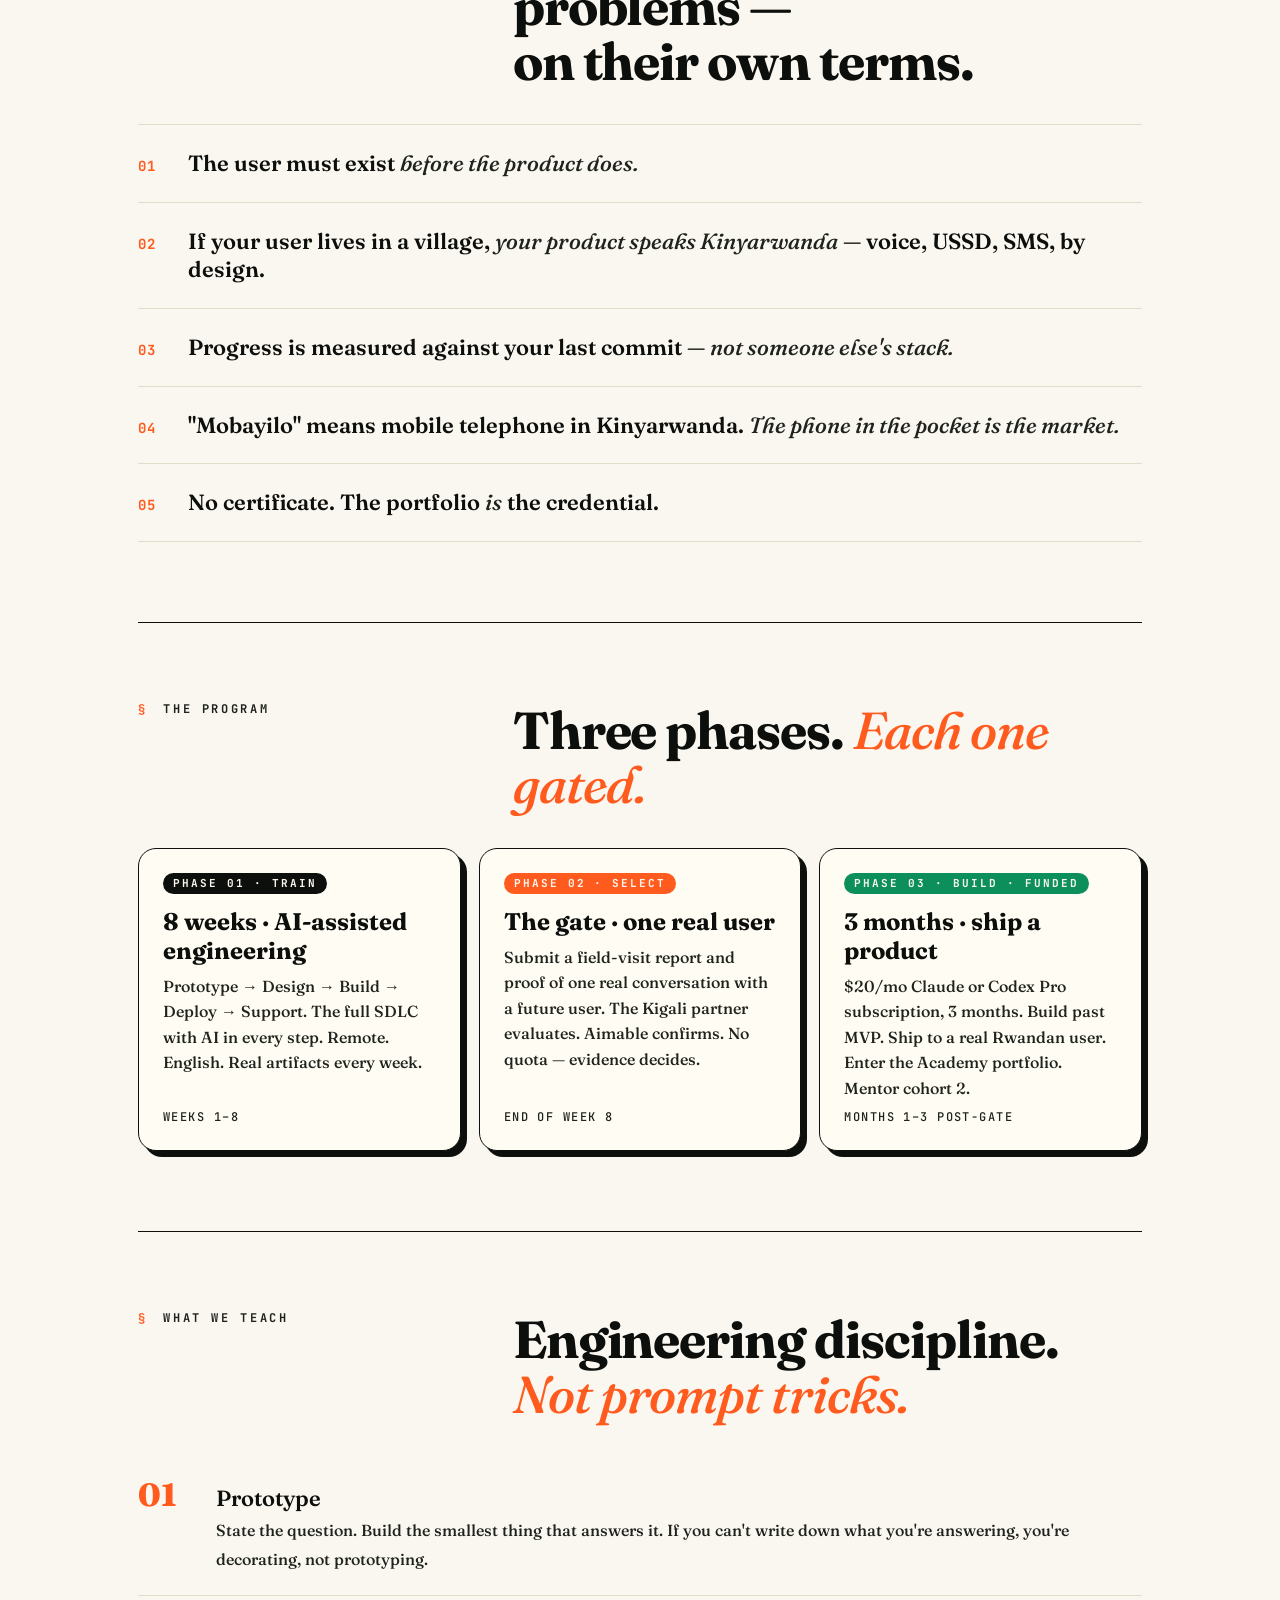
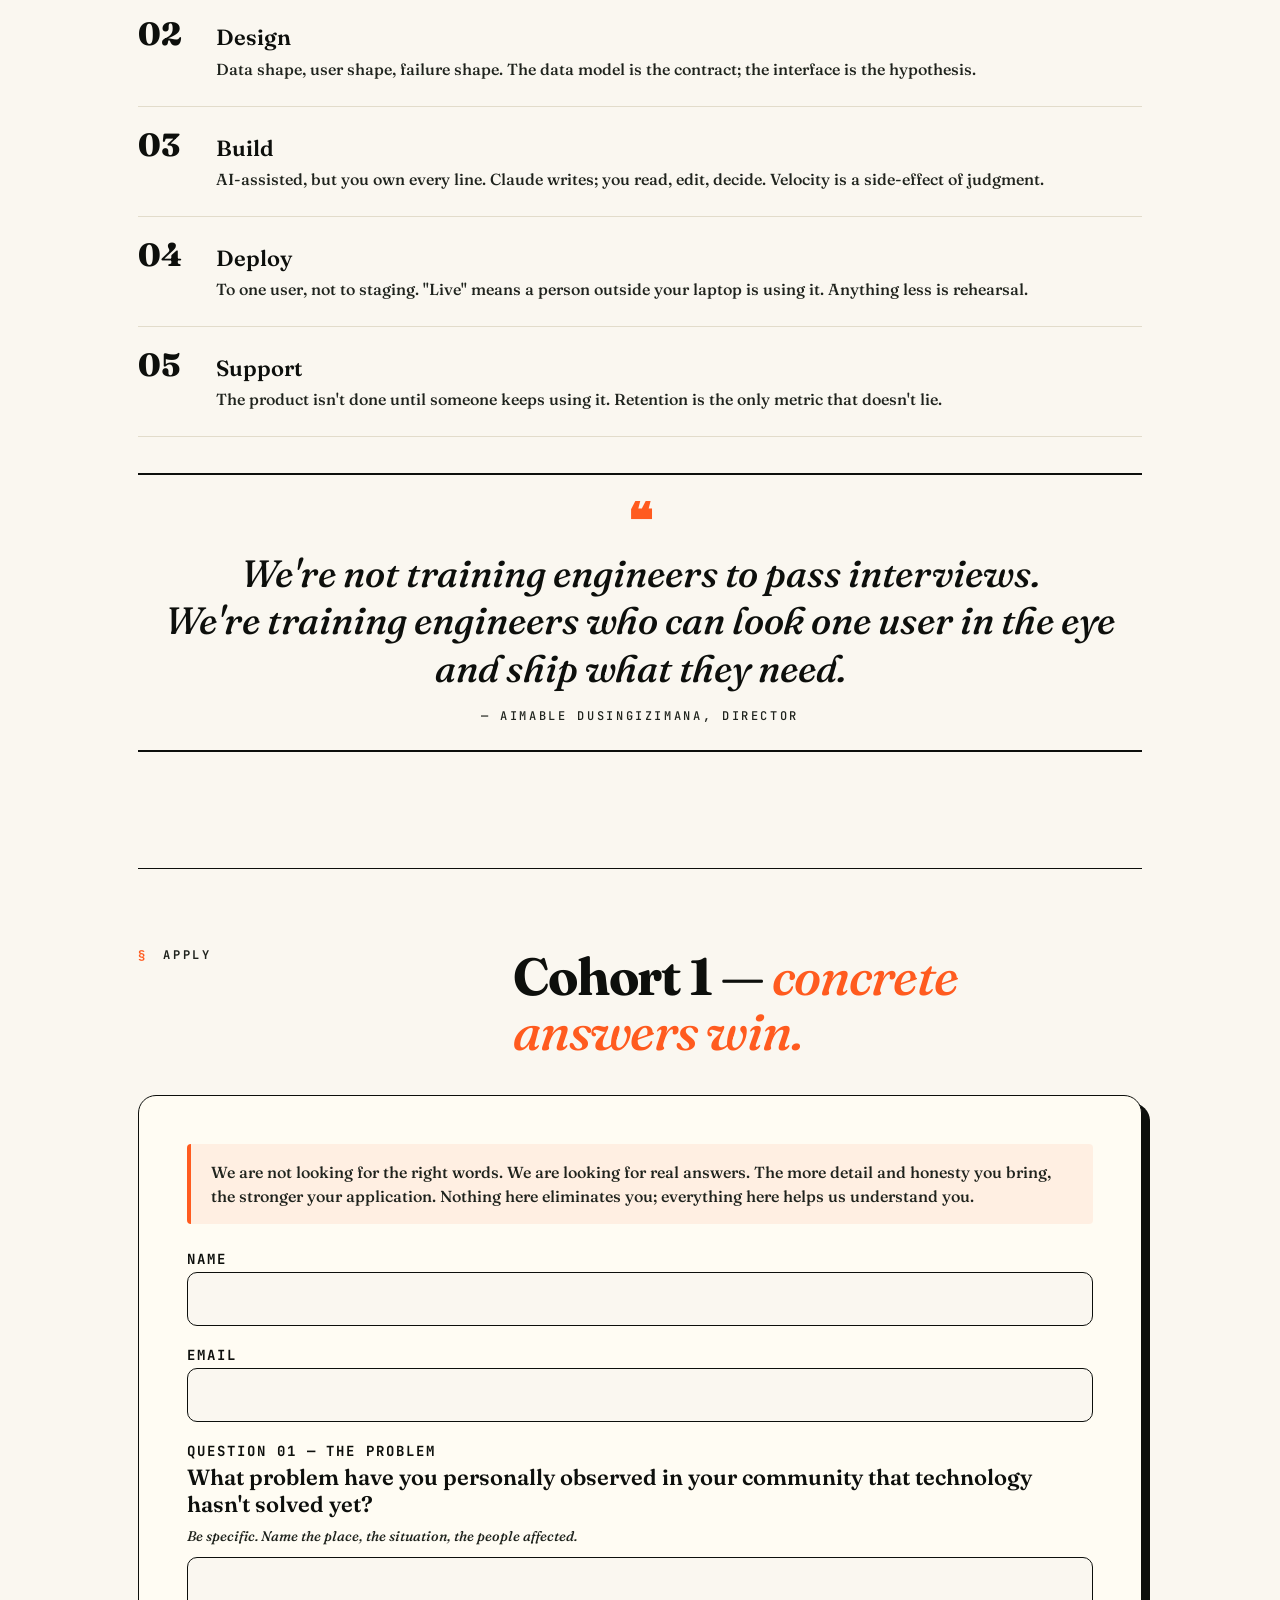
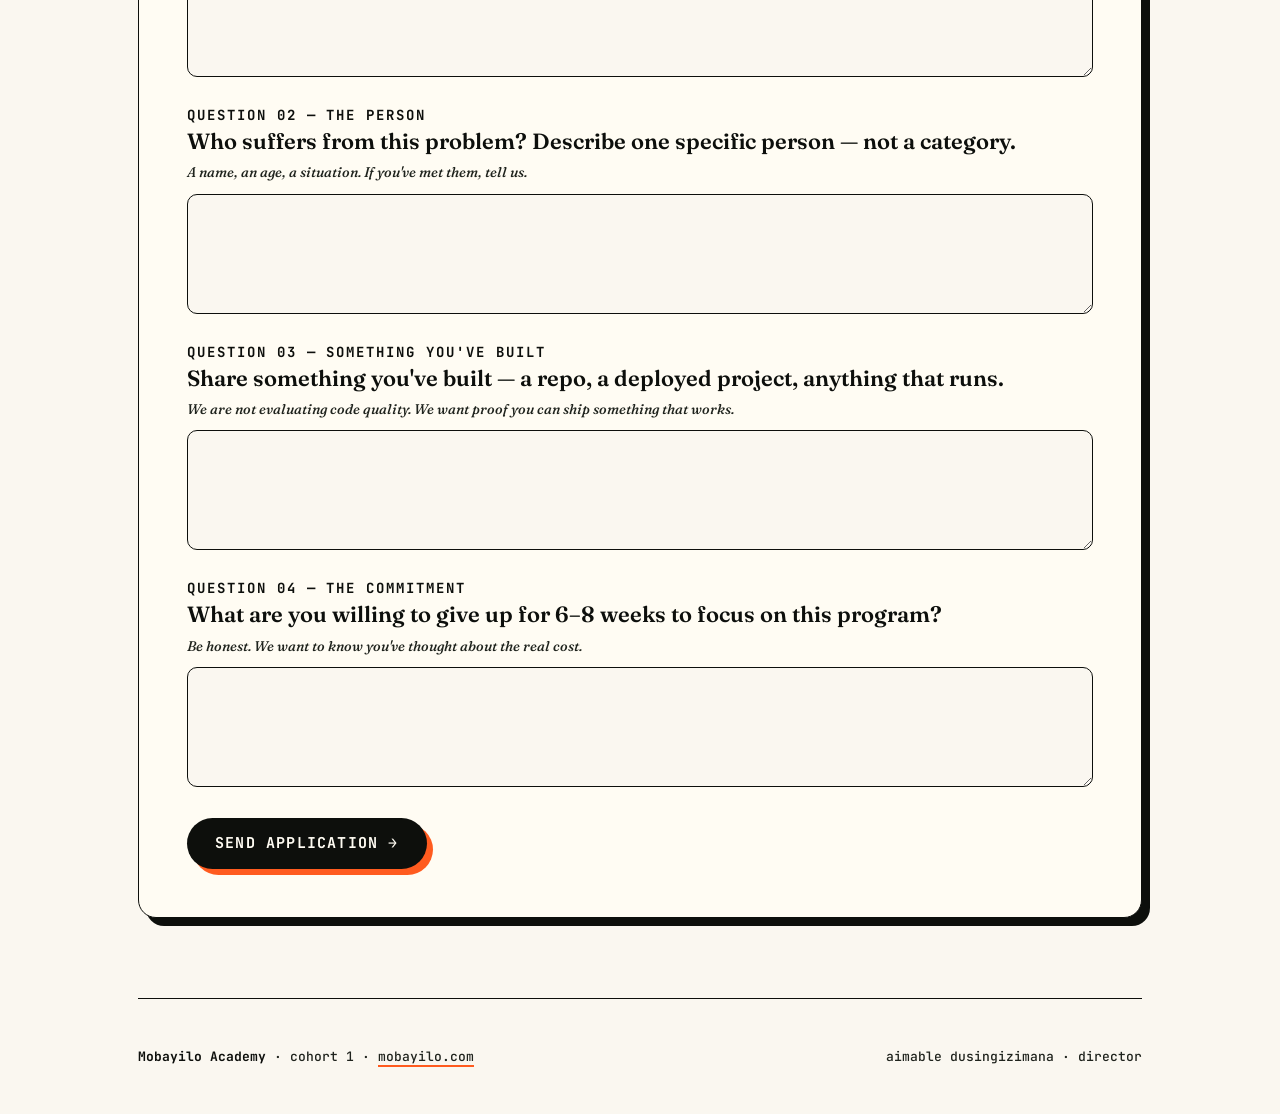
<file: site/variant-c.html>
<!doctype html>
<html lang="en">
<head>
<meta charset="utf-8">
<meta name="viewport" content="width=device-width,initial-scale=1">
<title>Mobayilo Academy — Manifesto</title>
<meta name="description" content="Mobayilo AI Academy. Rwandan engineers building real software for real Rwandan users, with AI.">
<link rel="preconnect" href="https://fonts.googleapis.com">
<link rel="preconnect" href="https://fonts.gstatic.com" crossorigin>
<link href="https://fonts.googleapis.com/css2?family=Fraunces:ital,opsz,wght@0,9..144,400;0,9..144,600;0,9..144,800;1,9..144,500&family=JetBrains+Mono:wght@400;500;700&display=swap" rel="stylesheet">
<style>
  :root{
    --bg:#faf7f0; --bg-2:#f1ece0; --ink:#0d0f0c; --ink-soft:#1f231d;
    --paper:#fffcf3; --rule:#e2dccb;
    --accent:#0d0f0c;       /* high-contrast black */
    --hot:#ff5b1f;          /* builder orange */
    --money:#0c8f5b;        /* dollar green */
    --kbd:#0d0f0c;
  }
  *,*::before,*::after{box-sizing:border-box;margin:0;padding:0}
  html{scroll-behavior:smooth}
  body{
    background:var(--bg);
    color:var(--ink);
    font: 500 18px/1.6 'Fraunces', Georgia, 'Times New Roman', serif;
    font-optical-sizing:auto;
    min-height:100vh;
    background-image:
      radial-gradient(900px 500px at 80% -10%, rgba(255,91,31,.07), transparent 70%),
      radial-gradient(700px 400px at -10% 110%, rgba(12,143,91,.06), transparent 70%);
  }
  a{color:var(--ink); text-decoration:underline; text-decoration-thickness:1.5px; text-underline-offset:4px; text-decoration-color:var(--hot)}
  a:hover{ background:var(--hot); color:var(--paper); text-decoration:none }
  .mono{ font-family:'JetBrains Mono', ui-monospace, Menlo, monospace; font-weight:500 }

  .container{ max-width:1100px; margin:0 auto; padding:0 24px }
  @media(min-width:900px){ .container{ padding:0 48px } }

  /* nav */
  nav.top{
    display:flex; align-items:center; justify-content:space-between;
    padding:22px 0 18px; border-bottom:1px solid var(--rule);
  }
  .brand{ display:flex; align-items:center; gap:12px; font-weight:700; letter-spacing:.02em }
  .brand .mark{
    width:34px;height:34px;border-radius:50%;background:var(--ink);
    display:grid;place-items:center; color:var(--bg); font-family:'JetBrains Mono', monospace; font-weight:700;
  }
  .brand b{ font-family:'JetBrains Mono', monospace; font-size:13px; text-transform:uppercase; letter-spacing:.18em }
  .nav-links{ display:none; gap:24px; font: 500 13px/1 'JetBrains Mono', monospace; text-transform:uppercase; letter-spacing:.14em }
  .nav-links a{ text-decoration:none; color:var(--ink-soft) }
  .nav-links a:hover{ background:transparent; color:var(--hot) }
  @media(min-width:760px){ .nav-links{ display:flex } }
  .cta{
    display:inline-flex; align-items:center; gap:8px;
    background:var(--ink); color:var(--bg);
    padding:10px 18px; border-radius:999px;
    font: 700 13px/1 'JetBrains Mono', monospace;
    text-transform:uppercase; letter-spacing:.12em;
    text-decoration:none;
  }
  .cta:hover{ background:var(--hot); color:var(--paper) }
  .cta::after{ content:"↗"; font-size:14px }

  /* hero — manifesto */
  .hero{
    padding: 80px 0 60px;
    display:grid; grid-template-columns:1fr; gap:48px;
  }
  @media(min-width:900px){ .hero{ grid-template-columns:7fr 5fr; gap:80px } }

  .eyebrow{
    display:inline-flex; align-items:center; gap:10px;
    font: 700 12px/1 'JetBrains Mono', monospace;
    text-transform:uppercase; letter-spacing:.22em;
    color:var(--ink-soft);
    padding:8px 14px; border:1.5px solid var(--ink); border-radius:999px;
    background:var(--paper);
    margin-bottom:28px;
  }
  .eyebrow .dot{ width:7px; height:7px; border-radius:50%; background:var(--hot); box-shadow:0 0 0 4px rgba(255,91,31,.18) }

  h1.hero-h{
    font: 800 clamp(48px, 9vw, 104px)/0.92 'Fraunces', serif;
    letter-spacing:-.025em; color:var(--ink);
    margin-bottom:24px;
  }
  h1.hero-h em{ font-style:italic; color:var(--hot); font-weight:500 }
  h1.hero-h .u{ text-decoration:underline; text-decoration-thickness:3px; text-decoration-color:var(--hot); text-underline-offset:8px }

  .lede{
    font: 500 20px/1.5 'Fraunces', serif;
    color:var(--ink-soft); max-width:42ch; margin-bottom:34px;
  }

  .cta-row{ display:flex; flex-wrap:wrap; align-items:center; gap:14px 22px }
  .cta-big{
    display:inline-flex; align-items:center; gap:10px;
    background:var(--ink); color:var(--paper);
    padding:18px 28px; border-radius:999px;
    font: 700 15px/1 'JetBrains Mono', monospace;
    letter-spacing:.06em; text-transform:uppercase;
    text-decoration:none;
    box-shadow: 0 10px 0 -4px var(--hot);
    transition:transform .15s ease, box-shadow .15s ease;
  }
  .cta-big:hover{ background:var(--hot); color:var(--paper); transform:translate(-2px,-2px); box-shadow: 0 14px 0 -4px var(--ink) }
  .cta-big::after{ content:"→"; font-size:18px }
  .cta-row .small{ font-family:'JetBrains Mono', monospace; font-size:12px; color:var(--ink-soft); letter-spacing:.08em; text-transform:uppercase }

  /* side card — technical specs */
  .spec-card{
    background:var(--paper);
    border:1.5px solid var(--ink);
    border-radius:18px;
    padding:24px;
    box-shadow: 8px 8px 0 0 var(--ink);
    font-family:'JetBrains Mono', monospace;
    font-size:13px;
    color:var(--ink-soft);
    align-self:start;
  }
  .spec-card .head{
    display:flex; justify-content:space-between; align-items:center;
    border-bottom:1.5px dashed var(--rule); padding-bottom:10px; margin-bottom:14px;
    text-transform:uppercase; letter-spacing:.14em; font-weight:700; color:var(--ink); font-size:11px;
  }
  .spec-card .head .live{ color:var(--money) }
  .spec-row{ display:flex; justify-content:space-between; padding:7px 0; border-bottom:1px dotted var(--rule) }
  .spec-row:last-child{ border-bottom:0 }
  .spec-row span{ color:var(--ink-soft) }
  .spec-row b{ color:var(--ink); font-weight:700 }
  .spec-card .footer{ margin-top:14px; padding-top:12px; border-top:1.5px dashed var(--rule); font-size:11px; color:var(--ink-soft) }
  .spec-card .footer .kbd{ display:inline-block; background:var(--ink); color:var(--bg); border-radius:4px; padding:2px 6px; font-size:10px }

  /* huge numbers strip */
  .numbers{
    border-top:1.5px solid var(--ink); border-bottom:1.5px solid var(--ink);
    padding:32px 0; margin: 24px 0 0;
    display:grid; grid-template-columns:repeat(2,1fr); gap:18px;
    background:var(--bg-2);
  }
  @media(min-width:760px){ .numbers{ grid-template-columns:repeat(4,1fr); gap:0 } }
  .num{ padding:0 24px; border-right:1px solid var(--rule) }
  .num:last-child{ border-right:0 }
  .num b{ display:block; font: 800 clamp(44px,6vw,72px)/0.95 'Fraunces', serif; letter-spacing:-.03em; color:var(--ink) }
  .num span{ font: 600 11px/1 'JetBrains Mono', monospace; text-transform:uppercase; letter-spacing:.18em; color:var(--ink-soft); display:block; margin-top:10px }
  .num em{ font-style:normal; color:var(--hot) }

  /* sections */
  section{ padding: 80px 0; border-top:1.5px solid var(--ink) }
  .lead-row{ display:grid; grid-template-columns:1fr; gap:24px; margin-bottom:36px }
  @media(min-width:900px){ .lead-row{ grid-template-columns:1fr 2fr; gap:60px } }
  .lead-row .label{
    font: 700 12px/1 'JetBrains Mono', monospace; text-transform:uppercase; letter-spacing:.22em;
    color:var(--ink-soft);
  }
  .lead-row .label::before{ content:"§ "; color:var(--hot); margin-right:6px }
  h2{ font: 700 clamp(34px,4.5vw,52px)/1.05 'Fraunces', serif; letter-spacing:-.02em }
  h2 em{ font-style:italic; color:var(--hot); font-weight:500 }
  .lead-row p{ font-size:18px; color:var(--ink-soft) }

  /* manifesto axioms */
  .axioms{ display:grid; grid-template-columns:1fr; gap:0; border-top:1px solid var(--rule) }
  .axiom{
    border-bottom:1px solid var(--rule);
    padding: 24px 0;
    display:grid; grid-template-columns:auto 1fr; gap:18px 32px; align-items:baseline;
  }
  .axiom .n{ font:700 14px/1 'JetBrains Mono', monospace; color:var(--hot); letter-spacing:.06em }
  .axiom .t{ font: 600 22px/1.3 'Fraunces', serif; color:var(--ink) }
  .axiom .t em{ font-style:italic; color:var(--ink-soft); font-weight:500 }

  /* phases */
  .phases{ display:grid; grid-template-columns:1fr; gap:18px }
  @media(min-width:760px){ .phases{ grid-template-columns:repeat(3,1fr) } }
  .phase{
    background:var(--paper); border:1.5px solid var(--ink); border-radius:18px;
    padding:24px; box-shadow:6px 6px 0 0 var(--ink);
    display:flex; flex-direction:column; gap:8px;
  }
  .phase .tag{
    font: 700 11px/1 'JetBrains Mono', monospace; text-transform:uppercase; letter-spacing:.18em;
    color:var(--bg); background:var(--ink); padding:5px 10px; border-radius:999px; align-self:flex-start;
  }
  .phase.hot .tag{ background:var(--hot) }
  .phase.money .tag{ background:var(--money) }
  .phase h3{ font: 700 24px/1.2 'Fraunces', serif; margin:6px 0 0 }
  .phase p{ color:var(--ink-soft); font-size:16px }
  .phase .small{ font: 500 12px/1.4 'JetBrains Mono', monospace; color:var(--ink-soft); text-transform:uppercase; letter-spacing:.12em; margin-top:auto }

  /* curriculum — vertical list */
  ol.curr{ list-style:none; padding:0; counter-reset:c }
  ol.curr li{
    counter-increment:c;
    padding:22px 0; border-bottom:1px solid var(--rule);
    display:grid; grid-template-columns:auto 1fr; gap:24px; align-items:baseline;
  }
  ol.curr li::before{
    content: "0" counter(c);
    font: 800 32px/1 'Fraunces', serif; color:var(--ink); min-width:54px;
  }
  ol.curr li b{ display:block; font:600 22px/1.2 'Fraunces', serif; color:var(--ink); margin-bottom:4px }
  ol.curr li span{ color:var(--ink-soft); font-size:16px }
  ol.curr li.hot::before{ color:var(--hot) }

  /* pull-quote */
  blockquote{
    margin: 36px 0;
    padding: 32px 0 28px;
    border-top: 2px solid var(--ink);
    border-bottom: 2px solid var(--ink);
    font: 500 italic clamp(24px,3.6vw,38px)/1.25 'Fraunces', serif;
    color: var(--ink);
    text-align:center;
  }
  blockquote::before{ content:"❝"; display:block; font: 800 48px/0.6 'Fraunces', serif; color:var(--hot); margin-bottom:14px }
  blockquote .who{ display:block; margin-top:18px; font: 500 12px/1 'JetBrains Mono', monospace; text-transform:uppercase; letter-spacing:.22em; color:var(--ink-soft); font-style:normal }

  /* application form */
  .apply-wrap{
    background:var(--paper); border:1.5px solid var(--ink); border-radius:18px;
    padding:36px 24px; box-shadow:8px 8px 0 0 var(--ink);
  }
  @media(min-width:760px){ .apply-wrap{ padding:48px } }
  .apply-wrap .note{
    background: rgba(255,91,31,.08);
    border-left: 4px solid var(--hot);
    padding:16px 20px; border-radius:4px;
    font: 500 16px/1.5 'Fraunces', serif;
    color:var(--ink-soft);
    margin-bottom:28px;
  }
  form{ display:grid; gap:22px }
  .field label{ display:block; font: 700 14px/1 'JetBrains Mono', monospace; text-transform:uppercase; letter-spacing:.14em; color:var(--ink); margin-bottom:6px }
  .field .qbig{ font: 600 22px/1.25 'Fraunces', serif; color:var(--ink); margin:6px 0 6px }
  .field .hint{ color:var(--ink-soft); font-size:14px; margin-bottom:10px; font-style:italic }
  .field input, .field textarea{
    width:100%; background:var(--bg); color:var(--ink);
    border:1.5px solid var(--ink); border-radius:10px;
    padding:14px 16px; font: 500 16px/1.5 'Fraunces', serif; outline:none; resize:vertical;
  }
  .field input:focus, .field textarea:focus{ box-shadow: 4px 4px 0 0 var(--hot) }
  textarea{ min-height:120px }
  .submit{
    background:var(--ink); color:var(--paper); border:0; padding:18px 28px;
    border-radius:999px; font:700 15px/1 'JetBrains Mono', monospace; cursor:pointer;
    letter-spacing:.08em; text-transform:uppercase;
    box-shadow: 6px 6px 0 0 var(--hot);
    width:fit-content;
  }
  .submit:hover{ background:var(--hot); box-shadow: 6px 6px 0 0 var(--ink) }
  .submit::after{ content:" →" }

  footer{ padding:48px 0; border-top:1.5px solid var(--ink); display:flex; flex-wrap:wrap; gap:14px 26px; align-items:center; justify-content:space-between; font: 500 13px/1.5 'JetBrains Mono', monospace; color:var(--ink-soft) }
  footer .who b{ color:var(--ink) }
</style>
</head>
<body>
<div class="container">

  <nav class="top">
    <div class="brand">
      <span class="mark">M</span>
      <b>Mobayilo · Academy</b>
    </div>
    <div class="nav-links">
      <a href="#manifesto">Manifesto</a>
      <a href="#program">Program</a>
      <a href="#teach">Teach</a>
      <a href="#apply">Apply</a>
    </div>
    <a href="#apply" class="cta">Apply · C1</a>
  </nav>

  <section class="hero" style="border-top:0; padding-top:80px">
    <div>
      <div class="eyebrow"><span class="dot"></span> Cohort 01 · Open · Remote · Rwanda</div>
      <h1 class="hero-h">
        Train engineers who <em>ship</em> —<br>
        not engineers who <span class="u">finish a course</span>.
      </h1>
      <p class="lede">
        An 8-week intensive in AI-assisted engineering for Rwandan engineers, followed by a funded
        3-month product phase. The bar is one real user, using something you built.
      </p>
      <div class="cta-row">
        <a href="#apply" class="cta-big">Apply to Cohort 1</a>
        <span class="small">5–8 seats · self-financed · english</span>
      </div>
    </div>

    <aside class="spec-card" aria-label="cohort spec">
      <div class="head"><span>cohort_01.spec</span><span class="live">● live</span></div>
      <div class="spec-row"><span>$ status</span><b>open</b></div>
      <div class="spec-row"><span>$ location</span><b>remote / rwanda</b></div>
      <div class="spec-row"><span>$ training</span><b>8 weeks</b></div>
      <div class="spec-row"><span>$ gate</span><b>1 real user</b></div>
      <div class="spec-row"><span>$ build</span><b>3 months · funded</b></div>
      <div class="spec-row"><span>$ stack</span><b>AI · SDLC · kinyarwanda</b></div>
      <div class="spec-row"><span>$ director</span><b>aimable d.</b></div>
      <div class="footer">
        press <span class="kbd">←</span> <span class="kbd">→</span> to switch design variants.
      </div>
    </aside>
  </section>

  <div class="numbers">
    <div class="num"><b>8</b><span>weeks <em>train</em></span></div>
    <div class="num"><b>1</b><span>real <em>user</em></span></div>
    <div class="num"><b>3</b><span>months <em>build</em></span></div>
    <div class="num"><b>5–8</b><span>seats <em>c1</em></span></div>
  </div>

  <section id="manifesto">
    <div class="lead-row">
      <div class="label">The premise</div>
      <h2>Rwandan engineers solving <em>Rwandan</em> problems —<br>on their own terms.</h2>
    </div>
    <div class="axioms">
      <div class="axiom">
        <div class="n">01</div>
        <div class="t">The user must exist <em>before the product does.</em></div>
      </div>
      <div class="axiom">
        <div class="n">02</div>
        <div class="t">If your user lives in a village, <em>your product speaks Kinyarwanda</em> — voice, USSD, SMS, by design.</div>
      </div>
      <div class="axiom">
        <div class="n">03</div>
        <div class="t">Progress is measured against your last commit — <em>not someone else's stack.</em></div>
      </div>
      <div class="axiom">
        <div class="n">04</div>
        <div class="t">"Mobayilo" means mobile telephone in Kinyarwanda. <em>The phone in the pocket is the market.</em></div>
      </div>
      <div class="axiom">
        <div class="n">05</div>
        <div class="t">No certificate. The portfolio <em>is</em> the credential.</div>
      </div>
    </div>
  </section>

  <section id="program">
    <div class="lead-row">
      <div class="label">The program</div>
      <h2>Three phases. <em>Each one gated.</em></h2>
    </div>
    <div class="phases">
      <div class="phase">
        <span class="tag">Phase 01 · Train</span>
        <h3>8 weeks · AI-assisted engineering</h3>
        <p>Prototype → Design → Build → Deploy → Support. The full SDLC with AI in every step. Remote. English. Real artifacts every week.</p>
        <span class="small">weeks 1–8</span>
      </div>
      <div class="phase hot">
        <span class="tag">Phase 02 · Select</span>
        <h3>The gate · one real user</h3>
        <p>Submit a field-visit report and proof of one real conversation with a future user. The Kigali partner evaluates. Aimable confirms. No quota — evidence decides.</p>
        <span class="small">end of week 8</span>
      </div>
      <div class="phase money">
        <span class="tag">Phase 03 · Build · Funded</span>
        <h3>3 months · ship a product</h3>
        <p>$20/mo Claude or Codex Pro subscription, 3 months. Build past MVP. Ship to a real Rwandan user. Enter the Academy portfolio. Mentor cohort 2.</p>
        <span class="small">months 1–3 post-gate</span>
      </div>
    </div>
  </section>

  <section id="teach">
    <div class="lead-row">
      <div class="label">What we teach</div>
      <h2>Engineering discipline. <em>Not prompt tricks.</em></h2>
    </div>
    <ol class="curr">
      <li class="hot"><div><b>Prototype</b><span>State the question. Build the smallest thing that answers it. If you can't write down what you're answering, you're decorating, not prototyping.</span></div></li>
      <li><div><b>Design</b><span>Data shape, user shape, failure shape. The data model is the contract; the interface is the hypothesis.</span></div></li>
      <li><div><b>Build</b><span>AI-assisted, but you own every line. Claude writes; you read, edit, decide. Velocity is a side-effect of judgment.</span></div></li>
      <li><div><b>Deploy</b><span>To one user, not to staging. "Live" means a person outside your laptop is using it. Anything less is rehearsal.</span></div></li>
      <li><div><b>Support</b><span>The product isn't done until someone keeps using it. Retention is the only metric that doesn't lie.</span></div></li>
    </ol>

    <blockquote>
      We're not training engineers to pass interviews.<br>
      We're training engineers who can <em>look one user in the eye</em> and ship what they need.
      <span class="who">— Aimable Dusingizimana, Director</span>
    </blockquote>
  </section>

  <section id="apply">
    <div class="lead-row">
      <div class="label">Apply</div>
      <h2>Cohort 1 — <em>concrete answers win.</em></h2>
    </div>

    <div class="apply-wrap">
      <div class="note">
        We are not looking for the right words. We are looking for real answers. The more detail
        and honesty you bring, the stronger your application. Nothing here eliminates you;
        everything here helps us understand you.
      </div>

      <form action="mailto:apply@mobayilo.com" method="post" enctype="text/plain">
        <div class="field">
          <label>Name</label>
          <input type="text" name="name" required>
        </div>
        <div class="field">
          <label>Email</label>
          <input type="email" name="email" required>
        </div>
        <div class="field">
          <label>Question 01 — the problem</label>
          <div class="qbig">What problem have you personally observed in your community that technology hasn't solved yet?</div>
          <div class="hint">Be specific. Name the place, the situation, the people affected.</div>
          <textarea name="problem" required></textarea>
        </div>
        <div class="field">
          <label>Question 02 — the person</label>
          <div class="qbig">Who suffers from this problem? Describe one specific person — not a category.</div>
          <div class="hint">A name, an age, a situation. If you've met them, tell us.</div>
          <textarea name="person" required></textarea>
        </div>
        <div class="field">
          <label>Question 03 — something you've built</label>
          <div class="qbig">Share something you've built — a repo, a deployed project, anything that runs.</div>
          <div class="hint">We are not evaluating code quality. We want proof you can ship something that works.</div>
          <textarea name="built" required></textarea>
        </div>
        <div class="field">
          <label>Question 04 — the commitment</label>
          <div class="qbig">What are you willing to give up for 6–8 weeks to focus on this program?</div>
          <div class="hint">Be honest. We want to know you've thought about the real cost.</div>
          <textarea name="commitment" required></textarea>
        </div>
        <button class="submit" type="submit">Send application</button>
      </form>
    </div>
  </section>

  <footer>
    <div class="who"><b>Mobayilo Academy</b> · cohort 1 · <a href="https://mobayilo.com" style="color:var(--ink-soft)">mobayilo.com</a></div>
    <div>aimable dusingizimana · director</div>
  </footer>
</div>

<script>window.__variant='C';</script>
<script src="_switcher.js"></script>
</body>
</html>
</file>
<file: styles.css>
:root {
  color-scheme: dark;
  --ink: #d6dde6;
  --paper: #0d1117;
  --paper-2: #11161d;
  --white: #fffaf1;
  --muted: #98a3b1;
  --line: #1f2630;
  --coal: #080c12;
  --green: #a6e22e;
  --blue: #58c1ff;
  --rust: #ff966b;
  --gold: #ffd866;
  --shadow: 0 22px 80px rgba(0, 0, 0, 0.6);
  --max: 1180px;
}

* {
  box-sizing: border-box;
}

html {
  scroll-behavior: smooth;
}

body {
  margin: 0;
  overflow-x: clip;
  background:
    linear-gradient(90deg, rgba(255, 255, 255, 0.025) 1px, transparent 1px),
    linear-gradient(rgba(255, 255, 255, 0.025) 1px, transparent 1px),
    var(--paper);
  background-size: 38px 38px;
  color: var(--ink);
  font-family: ui-sans-serif, -apple-system, BlinkMacSystemFont, "Segoe UI", Roboto, sans-serif;
  font-size: 16px;
}

/* grain removed — doesn't read on dark bg */
body::before {
  display: none;
}

a {
  color: inherit;
}

img {
  display: block;
  max-width: 100%;
}

.skip-link {
  position: absolute;
  left: 12px;
  top: -60px;
  z-index: 100;
  background: var(--ink);
  color: var(--paper);
  padding: 10px 14px;
}

.skip-link:focus {
  top: 12px;
}

.site-header {
  position: fixed;
  top: 0;
  left: 0;
  right: 0;
  z-index: 30;
  display: grid;
  grid-template-columns: auto 1fr auto;
  gap: 24px;
  align-items: center;
  width: min(calc(100% - 28px), 1240px);
  margin: 14px auto 0;
  padding: 10px 12px;
  border: 1px solid rgba(255, 255, 255, 0.1);
  background: rgba(13, 17, 23, 0.72);
  color: var(--white);
  backdrop-filter: blur(18px);
  transition: background 180ms ease, color 180ms ease, box-shadow 180ms ease;
}

.site-header.is-scrolled {
  background: rgba(13, 17, 23, 0.96);
  color: var(--ink);
  box-shadow: 0 14px 40px rgba(0, 0, 0, 0.5);
}

.brand,
.site-nav,
.header-cta,
.button {
  font-family: ui-sans-serif, -apple-system, BlinkMacSystemFont, "Segoe UI", sans-serif;
}

.brand {
  display: inline-flex;
  gap: 10px;
  align-items: center;
  text-decoration: none;
  line-height: 1;
}

.brand strong,
.brand small {
  display: block;
}

.brand small {
  margin-top: 4px;
  font-size: 11px;
  letter-spacing: 0.08em;
  text-transform: uppercase;
  opacity: 0.72;
}

.brand-mark {
  display: grid;
  width: 42px;
  height: 42px;
  place-items: center;
  background: var(--rust);
  color: var(--paper);
  font-size: 13px;
  font-weight: 800;
  letter-spacing: 0.08em;
}

.site-nav {
  display: flex;
  justify-content: center;
  gap: clamp(12px, 2.5vw, 32px);
  font-size: 13px;
  text-transform: uppercase;
  letter-spacing: 0.12em;
}

.site-nav a,
.header-cta {
  text-decoration: none;
}

.site-nav a {
  opacity: 0.82;
}

.site-nav a:hover {
  opacity: 1;
}

.header-cta {
  border: 1px solid currentColor;
  padding: 12px 16px;
  font-size: 13px;
  text-transform: uppercase;
  letter-spacing: 0.1em;
}

.hero {
  position: relative;
  min-height: 94svh;
  display: grid;
  align-items: end;
  overflow: hidden;
  background: var(--coal);
  color: var(--white);
}

.hero-media,
.hero-media img,
.hero-overlay {
  position: absolute;
  inset: 0;
}

.hero-media img {
  width: 100%;
  height: 100%;
  object-fit: cover;
}

.hero-overlay {
  background:
    linear-gradient(90deg, rgba(13, 13, 12, 0.92) 0%, rgba(13, 13, 12, 0.68) 42%, rgba(13, 13, 12, 0.16) 100%),
    linear-gradient(0deg, rgba(13, 13, 12, 0.7), transparent 46%);
}

.hero-content {
  position: relative;
  z-index: 1;
  width: min(820px, calc(100% - 34px));
  margin: 0 auto;
  padding: 160px 0 132px;
}

.eyebrow {
  margin: 0 0 16px;
  font-family: ui-sans-serif, -apple-system, BlinkMacSystemFont, "Segoe UI", sans-serif;
  font-size: 12px;
  font-weight: 800;
  letter-spacing: 0.16em;
  text-transform: uppercase;
  color: var(--rust);
}

.hero .eyebrow {
  color: #ffb178;
}

h1,
h2,
h3,
p {
  margin-top: 0;
}

h1 {
  max-width: 780px;
  margin-bottom: 22px;
  font-size: clamp(46px, 8.2vw, 106px);
  line-height: 0.93;
  font-weight: 650;
  letter-spacing: 0;
}

h2 {
  margin-bottom: 18px;
  font-size: clamp(34px, 5vw, 68px);
  line-height: 0.98;
  font-weight: 620;
  letter-spacing: 0;
}

h3 {
  font-size: 22px;
  line-height: 1.08;
  letter-spacing: 0;
}

p,
li {
  line-height: 1.6;
}

.hero-lead {
  max-width: 670px;
  color: rgba(255, 250, 241, 0.82);
  font-size: clamp(18px, 2.2vw, 24px);
}

.hero-actions {
  display: flex;
  flex-wrap: wrap;
  gap: 12px;
  margin-top: 34px;
}

.button {
  display: inline-flex;
  align-items: center;
  justify-content: center;
  min-height: 48px;
  padding: 14px 20px;
  border: 1px solid transparent;
  text-decoration: none;
  font-weight: 750;
  letter-spacing: 0.02em;
}

.button-primary {
  background: var(--green);
  color: var(--paper);
}

.button-primary:hover {
  background: #c8f04a;
}

.button-secondary {
  border-color: rgba(255, 250, 241, 0.42);
  color: var(--white);
  background: rgba(255, 250, 241, 0.08);
}

.proof-strip {
  display: flex;
  flex-wrap: wrap;
  gap: 8px;
  max-width: 760px;
  margin-top: 40px;
  font-family: ui-sans-serif, -apple-system, BlinkMacSystemFont, "Segoe UI", sans-serif;
}

.proof-strip span {
  border: 1px solid rgba(255, 250, 241, 0.22);
  background: rgba(255, 250, 241, 0.08);
  padding: 10px 12px;
  font-size: 13px;
}

.hero-register {
  position: absolute;
  right: 18px;
  bottom: 18px;
  z-index: 1;
  display: grid;
  grid-auto-flow: column;
  gap: 1px;
  font-family: ui-monospace, SFMono-Regular, Menlo, Consolas, monospace;
  font-size: 11px;
  text-transform: uppercase;
  letter-spacing: 0.12em;
}

.hero-register span {
  padding: 10px 12px;
  background: rgba(255, 250, 241, 0.16);
  color: rgba(255, 250, 241, 0.82);
}

.section-pad {
  padding: clamp(72px, 9vw, 128px) 0;
}

.section-inner {
  width: min(var(--max), calc(100% - 34px));
  margin: 0 auto;
}

.two-column {
  display: grid;
  grid-template-columns: 0.9fr 1.1fr;
  gap: clamp(28px, 6vw, 90px);
  align-items: start;
}

.positioning {
  background: var(--paper-2);
}

.positioning p,
.section-heading p,
.split-heading > p,
.memory-layout p,
.cta-inner p {
  color: var(--muted);
  font-size: 20px;
}

.section-heading {
  max-width: 820px;
  margin-bottom: 46px;
}

.split-heading {
  display: grid;
  grid-template-columns: 0.9fr 1fr;
  gap: 40px;
  max-width: none;
  align-items: end;
}

.package {
  background: var(--coal);
  color: var(--white);
}

.package .section-heading p {
  color: rgba(255, 250, 241, 0.7);
}

.package-grid {
  display: grid;
  grid-template-columns: repeat(4, 1fr);
  border-top: 1px solid rgba(255, 250, 241, 0.12);
  border-left: 1px solid rgba(255, 250, 241, 0.12);
}

.package-step {
  min-height: 310px;
  padding: 28px;
  border-right: 1px solid rgba(255, 250, 241, 0.12);
  border-bottom: 1px solid rgba(255, 250, 241, 0.12);
  background:
    linear-gradient(135deg, rgba(255, 255, 255, 0.04), transparent 52%),
    rgba(255, 255, 255, 0.02);
}

.package-step span,
.phase span {
  display: inline-block;
  margin-bottom: 44px;
  font-family: ui-monospace, SFMono-Regular, Menlo, Consolas, monospace;
  color: var(--gold);
}

.package-step p,
.phase p,
.deliverable p {
  color: rgba(255, 250, 241, 0.72);
}

.program {
  background: #0f1318;
}

.timeline {
  display: grid;
  gap: 14px;
}

.timeline-item {
  display: grid;
  grid-template-columns: 280px 1fr;
  gap: 28px;
  padding: 22px;
  background: #161c25;
  border: 1px solid var(--line);
  box-shadow: 0 1px 0 rgba(255, 255, 255, 0.03) inset;
}

.timeline-meta {
  display: flex;
  flex-direction: column;
  gap: 8px;
  padding-right: 22px;
  border-right: 1px solid var(--line);
  font-family: ui-sans-serif, -apple-system, BlinkMacSystemFont, "Segoe UI", sans-serif;
}

.timeline-meta span {
  font-weight: 800;
  text-transform: uppercase;
  letter-spacing: 0.12em;
  color: var(--blue);
}

.timeline-meta small {
  color: var(--muted);
}

.timeline-body h3 {
  margin-bottom: 10px;
}

.check-list,
.x-list,
.slash-list {
  padding: 0;
  margin: 0;
  list-style: none;
}

.check-list li,
.x-list li,
.slash-list li {
  position: relative;
  padding-left: 26px;
  margin: 8px 0;
  color: var(--muted);
}

.check-list li::before,
.x-list li::before,
.slash-list li::before {
  position: absolute;
  left: 0;
  font-family: ui-monospace, SFMono-Regular, Menlo, Consolas, monospace;
  font-weight: 800;
}

.check-list li::before {
  content: "+";
  color: var(--green);
}

.x-list li::before {
  content: "-";
  color: var(--rust);
}

.slash-list li::before {
  content: "/";
  color: var(--gold);
}

.lifecycle {
  background: #0d1115;
}

.lifecycle-flow {
  display: grid;
  grid-template-columns: repeat(5, 1fr);
  border: 1px solid var(--line);
  box-shadow: var(--shadow);
}

.phase {
  min-height: 270px;
  padding: 24px;
  background: #161c25;
  border-right: 1px solid var(--line);
}

.phase:last-child {
  border-right: 0;
}

.phase:nth-child(2) {
  background: #121b22;
}

.phase:nth-child(3) {
  background: #0f1520;
}

.phase:nth-child(4) {
  background: #1a1410;
}

.phase:nth-child(5) {
  background: #14130a;
}

.phase span {
  color: var(--rust);
}

.phase p {
  color: var(--muted);
}

.memory {
  background: var(--coal);
  color: var(--white);
}

.memory-layout {
  display: grid;
  grid-template-columns: 1fr 1fr;
  gap: clamp(36px, 8vw, 110px);
  align-items: center;
}

.memory-layout p {
  color: rgba(255, 250, 241, 0.72);
}

.memory-stack {
  display: grid;
  gap: 10px;
  padding-right: 74px;
  perspective: 900px;
}

.memory-stack span {
  display: block;
  padding: 18px 22px;
  border: 1px solid rgba(166, 226, 46, 0.2);
  background: rgba(166, 226, 46, calc(0.04 + var(--depth) * 0.015));
  transform: translateX(calc(var(--depth) * 16px));
  font-family: ui-monospace, SFMono-Regular, Menlo, Consolas, monospace;
  color: rgba(166, 226, 46, 0.9);
}

.proof {
  background: #0e1318;
}

.proof-layout {
  display: grid;
  grid-template-columns: 1.25fr 0.75fr;
  gap: 24px;
}

.project-table,
.practice-panel,
.deliverable,
.audience-grid article {
  background: #161c25;
  border: 1px solid var(--line);
  box-shadow: 0 1px 0 rgba(255, 255, 255, 0.03) inset;
}

.project-row {
  display: grid;
  grid-template-columns: 210px 1fr;
  gap: 20px;
  min-height: 76px;
  padding: 18px 20px;
  border-bottom: 1px solid var(--line);
}

.project-row:last-child {
  border-bottom: 0;
}

.project-row strong {
  color: var(--blue);
}

.project-row span {
  color: var(--muted);
}

.practice-panel {
  padding: 26px;
}

.practice-panel h3 {
  margin-bottom: 18px;
}

.deliverables {
  background: var(--coal);
  color: var(--white);
}

.deliverable-grid {
  display: grid;
  grid-template-columns: repeat(4, 1fr);
  gap: 16px;
}

.deliverable {
  min-height: 260px;
  padding: 24px;
  background: rgba(255, 250, 241, 0.06);
  border: 1px solid rgba(255, 250, 241, 0.12);
}

.audience {
  background: #0d1115;
}

.audience-grid {
  display: grid;
  grid-template-columns: 0.72fr 1fr 1fr;
  gap: 18px;
  align-items: stretch;
}

.audience-grid article {
  padding: 26px;
}

.cta-band {
  position: relative;
  overflow: hidden;
  padding: clamp(82px, 11vw, 150px) 0;
  background:
    linear-gradient(rgba(13, 17, 23, 0.88), rgba(13, 17, 23, 0.88)),
    url("assets/brand-landscape.jpg") center / cover;
}

.cta-inner {
  position: relative;
  z-index: 1;
  width: min(900px, calc(100% - 34px));
  margin: 0 auto;
  text-align: center;
}

.cta-inner p {
  margin-inline: auto;
  max-width: 720px;
}

.cta-inner .button {
  margin-top: 22px;
}

.site-footer {
  display: flex;
  justify-content: space-between;
  gap: 18px;
  padding: 32px max(17px, calc((100vw - var(--max)) / 2));
  background: var(--coal);
  color: rgba(255, 250, 241, 0.72);
  font-family: ui-sans-serif, -apple-system, BlinkMacSystemFont, "Segoe UI", sans-serif;
  font-size: 14px;
}

.site-footer div {
  display: grid;
  gap: 4px;
}

.site-footer strong {
  color: var(--white);
}

.site-footer p {
  max-width: 440px;
  margin: 0;
  text-align: right;
}

.noscript {
  width: min(760px, calc(100% - 34px));
  margin: 120px auto;
  padding: 30px;
  background: var(--paper-2);
  border: 1px solid var(--line);
}

@media (max-width: 980px) {
  .site-header {
    grid-template-columns: 1fr auto;
  }

  .site-nav {
    display: none;
  }

  .hero-content {
    margin-left: 17px;
    margin-right: 17px;
  }

  .two-column,
  .split-heading,
  .memory-layout,
  .proof-layout,
  .audience-grid {
    grid-template-columns: 1fr;
  }

  .package-grid,
  .deliverable-grid {
    grid-template-columns: repeat(2, 1fr);
  }

  .lifecycle-flow {
    grid-template-columns: 1fr;
  }

  .phase {
    min-height: auto;
    border-right: 0;
    border-bottom: 1px solid var(--line);
  }

  .phase:last-child {
    border-bottom: 0;
  }

  .timeline-item {
    grid-template-columns: 1fr;
  }

  .timeline-meta {
    border-right: 0;
    border-bottom: 1px solid var(--line);
    padding-right: 0;
    padding-bottom: 16px;
  }
}

@media (max-width: 640px) {
  .site-header {
    width: calc(100% - 18px);
    margin-top: 9px;
  }

  .brand small,
  .header-cta {
    display: none;
  }

  .brand-mark {
    width: 36px;
    height: 36px;
  }

  .hero {
    min-height: 92svh;
  }

  .hero-overlay {
    background:
      linear-gradient(90deg, rgba(13, 13, 12, 0.9), rgba(13, 13, 12, 0.56)),
      linear-gradient(0deg, rgba(13, 13, 12, 0.82), transparent 60%);
  }

  .hero-media img {
    object-position: 58% center;
  }

  .hero-content {
    padding: 130px 0 98px;
  }

  h1 {
    font-size: clamp(43px, 15vw, 72px);
  }

  h2 {
    font-size: clamp(33px, 11vw, 54px);
  }

  .hero-actions,
  .button {
    width: 100%;
  }

  .proof-strip {
    display: grid;
    grid-template-columns: 1fr 1fr;
  }

  .hero-register {
    left: 9px;
    right: 9px;
    display: flex;
    flex-wrap: wrap;
  }

  .hero-register span {
    flex: 1 1 auto;
    text-align: center;
  }

  .package-grid,
  .deliverable-grid {
    grid-template-columns: 1fr;
  }

  .package-step,
  .deliverable {
    min-height: auto;
  }

  .project-row {
    grid-template-columns: 1fr;
    gap: 8px;
  }

  .memory-stack span {
    transform: translateX(calc(var(--depth) * 6px));
  }

  .memory-stack {
    padding-right: 28px;
  }

  .site-footer {
    flex-direction: column;
  }

  .site-footer p {
    text-align: left;
  }
}
</file>
<file: package-site/assets/shared.css>
/* Shared baseline only. Each variant owns its layout and theme. */
*, *::before, *::after { box-sizing: border-box; }
html, body { margin: 0; padding: 0; }
html { -webkit-text-size-adjust: 100%; text-size-adjust: 100%; }
body { min-height: 100vh; }
img, svg { display: block; max-width: 100%; height: auto; }
a { color: inherit; }
button, input, textarea, select { font: inherit; color: inherit; }
:focus-visible { outline: 2px solid currentColor; outline-offset: 2px; border-radius: 4px; }

/* Reserve room at the bottom so the prototype switcher never overlaps content. */
body { padding-bottom: 80px; }
</file>
<file: package-site/assets/style.css>
/* Variant C — Practitioner / Code-editor aesthetic.
   Slate background, monospace headers, terminal hero, projects as code blocks. */

:root {
  --bg:       #0d1117;
  --bg-2:     #11161d;
  --bg-3:     #161c25;
  --line:     #1f2630;
  --line-2:   #2a323e;
  --text:     #d6dde6;
  --text-2:   #98a3b1;
  --muted:    #5e6772;
  --green:    #a6e22e;
  --cyan:     #58c1ff;
  --pink:     #ff7eb6;
  --yellow:   #ffd866;
  --orange:   #ff966b;
  --comment:  #6a7480;
  --max:      1140px;
}

body {
  background: var(--bg);
  color: var(--text);
  font: 16px/1.65 ui-sans-serif, system-ui, -apple-system, "Segoe UI", Roboto, sans-serif;
  -webkit-font-smoothing: antialiased;
}

code, .mono, .v-c__mono { font-family: "JetBrains Mono", ui-monospace, SFMono-Regular, Menlo, Consolas, "Liberation Mono", monospace; }

a { color: var(--cyan); text-decoration: none; }
a:hover { text-decoration: underline; text-decoration-thickness: 1px; text-underline-offset: 3px; }
.v-c { max-width: var(--max); margin: 0 auto; padding: 0 24px; }

/* Top bar — like a code editor breadcrumb */
.v-c__bar {
  border-bottom: 1px solid var(--line);
  background: var(--bg);
  position: sticky; top: 0; z-index: 50;
}
.v-c__bar-inner {
  max-width: var(--max); margin: 0 auto; padding: 12px 24px;
  display: flex; align-items: center; gap: 16px; justify-content: space-between;
  font-family: "JetBrains Mono", ui-monospace, monospace;
  font-size: 13px;
}
.v-c__brand { color: var(--text); }
.v-c__brand .dim { color: var(--comment); }
.v-c__brand .slash { color: var(--muted); margin: 0 6px; }
.v-c__brand .file { color: var(--green); }
.v-c__nav { display: flex; gap: 18px; color: var(--text-2); font-size: 12px; }
.v-c__nav a { color: var(--text-2); }
.v-c__nav a:hover { color: var(--cyan); text-decoration: none; }
.v-c__bar-cta {
  display: inline-flex; align-items: center; gap: 6px;
  color: var(--bg) !important; background: var(--green);
  padding: 6px 12px; border-radius: 6px;
  font-weight: 600; font-size: 12px;
}
.v-c__bar-cta:hover { background: #c8f04a; }

/* Hero — terminal window with rendered output */
.v-c__hero { padding: 56px 0 32px; }
.v-c__terminal {
  background: var(--bg-2);
  border: 1px solid var(--line);
  border-radius: 12px;
  overflow: hidden;
  box-shadow: 0 24px 60px rgba(0,0,0,0.4);
}
.v-c__term-head {
  display: flex; align-items: center; gap: 10px;
  padding: 10px 14px;
  background: var(--bg-3);
  border-bottom: 1px solid var(--line);
  font-family: "JetBrains Mono", monospace;
  font-size: 12px; color: var(--muted);
}
.v-c__term-dot { width: 11px; height: 11px; border-radius: 999px; background: var(--line-2); display: inline-block; }
.v-c__term-dot--r { background: #ff5f56; }
.v-c__term-dot--y { background: #ffbd2e; }
.v-c__term-dot--g { background: #27c93f; }
.v-c__term-title { margin-left: 8px; }
.v-c__term-body {
  padding: 28px 28px 36px;
  font-family: "JetBrains Mono", monospace;
  font-size: 14px;
  line-height: 1.75;
  color: var(--text-2);
}
.v-c__cmd-line { color: var(--text); }
.v-c__cmd-line .prompt { color: var(--green); }
.v-c__cmd-line .flag   { color: var(--orange); }
.v-c__cmd-line .arg    { color: var(--yellow); }
.v-c__comment { color: var(--comment); }

.v-c__hero-text { padding: 40px 0 8px; max-width: 760px; }
.v-c__eyebrow {
  font-family: "JetBrains Mono", monospace;
  color: var(--green); font-size: 13px;
  margin: 0 0 12px;
}
.v-c__eyebrow::before { content: "// "; color: var(--comment); }
.v-c__title {
  font-size: clamp(34px, 5vw, 54px);
  line-height: 1.08; letter-spacing: -0.02em;
  font-weight: 700; margin: 0 0 18px;
  color: var(--text);
}
.v-c__title .hl { color: var(--cyan); }
.v-c__subtitle {
  font-size: 18px; color: var(--text-2); line-height: 1.6;
  margin: 0 0 24px;
}
.v-c__cta-row { display: flex; flex-wrap: wrap; gap: 12px; align-items: center; }
.v-c__cta {
  display: inline-flex; align-items: center; gap: 8px;
  padding: 12px 18px; border-radius: 8px;
  background: var(--green); color: var(--bg) !important;
  font-weight: 600;
}
.v-c__cta:hover { background: #c8f04a; text-decoration: none; }
.v-c__cta--ghost {
  background: transparent; color: var(--cyan) !important;
  border: 1px solid var(--line-2);
}
.v-c__cta--ghost:hover { border-color: var(--cyan); background: rgba(88,193,255,0.05); text-decoration: none; }
.v-c__proof { color: var(--muted); font-family: "JetBrains Mono", monospace; font-size: 12px; margin: 24px 0 0; }
.v-c__proof::before { content: "$ "; color: var(--green); }

/* Section header — file-comment style */
.v-c__section { padding: 88px 0; border-top: 1px solid var(--line); }
.v-c__section-label {
  font-family: "JetBrains Mono", monospace;
  font-size: 12px; color: var(--comment); margin: 0 0 12px;
}
.v-c__section-label::before { content: "// "; }
.v-c__section-title {
  font-size: clamp(26px, 3.6vw, 36px);
  line-height: 1.15; letter-spacing: -0.018em; font-weight: 700;
  margin: 0 0 12px;
}
.v-c__section-subtitle {
  color: var(--text-2); font-size: 17px; max-width: 680px;
  margin: 0 0 36px;
}

/* Projects: code-block style file panels */
.v-c__projects { display: grid; gap: 16px; }
.v-c__proj {
  background: var(--bg-2); border: 1px solid var(--line); border-radius: 12px;
  overflow: hidden;
}
.v-c__proj-head {
  display: flex; align-items: center; gap: 10px;
  padding: 10px 16px; background: var(--bg-3);
  border-bottom: 1px solid var(--line);
  font-family: "JetBrains Mono", monospace;
  font-size: 12px;
}
.v-c__proj-head .dot { width: 8px; height: 8px; border-radius: 999px; background: var(--green); }
.v-c__proj-head .path { color: var(--text); }
.v-c__proj-head .path .dim { color: var(--comment); }
.v-c__proj-head .tag {
  margin-left: auto; padding: 2px 8px; border-radius: 4px;
  background: rgba(88,193,255,0.10); color: var(--cyan);
  font-size: 11px;
}
.v-c__proj-body {
  padding: 22px 24px;
}
.v-c__proj-row {
  display: grid; gap: 4px 18px; grid-template-columns: 90px 1fr;
  font-family: "JetBrains Mono", monospace; font-size: 13px;
  margin-bottom: 4px;
}
.v-c__proj-row .k { color: var(--pink); }
.v-c__proj-row .v { color: var(--text); }
.v-c__proj-row .v .dim { color: var(--comment); }
.v-c__proj-summary {
  margin: 18px 0 0;
  color: var(--text-2);
  font-family: ui-sans-serif, system-ui, sans-serif;
  font-size: 15px; line-height: 1.65;
  border-top: 1px dashed var(--line); padding-top: 14px;
}

/* Method as a vertical stepped flow */
.v-c__steps {
  display: grid; gap: 16px;
  position: relative;
}
.v-c__step {
  display: grid; gap: 6px;
  background: var(--bg-2); border: 1px solid var(--line); border-radius: 12px;
  padding: 22px 24px;
  border-left: 3px solid var(--green);
}
.v-c__step:nth-child(2) { border-left-color: var(--cyan); }
.v-c__step:nth-child(3) { border-left-color: var(--pink); }
.v-c__step-meta {
  font-family: "JetBrains Mono", monospace;
  font-size: 12px; color: var(--comment);
}
.v-c__step-meta .label { color: var(--yellow); margin-right: 8px; }
.v-c__step-title { font-size: 20px; font-weight: 600; margin: 0; }
.v-c__step-body { color: var(--text-2); margin: 8px 0 0; }

/* Patterns: code-comment list */
.v-c__patterns { display: grid; gap: 12px; }
@media (min-width: 720px)  { .v-c__patterns { grid-template-columns: repeat(2, 1fr); } }
.v-c__pattern {
  background: var(--bg-2); border: 1px solid var(--line); border-radius: 10px;
  padding: 18px 22px;
}
.v-c__pattern-title {
  font-family: "JetBrains Mono", monospace;
  font-size: 14px; color: var(--green); margin: 0 0 6px;
}
.v-c__pattern-title::before { content: "» "; color: var(--comment); }
.v-c__pattern-body { color: var(--text-2); font-size: 14.5px; margin: 0; }

/* Deliverables: kv style */
.v-c__deliv {
  background: var(--bg-2); border: 1px solid var(--line); border-radius: 12px;
  overflow: hidden;
}
.v-c__deliv-row {
  display: grid; grid-template-columns: 220px 1fr;
  border-top: 1px solid var(--line);
  padding: 18px 22px;
  gap: 16px;
  align-items: baseline;
}
.v-c__deliv-row:first-child { border-top: 0; }
.v-c__deliv-key {
  font-family: "JetBrains Mono", monospace;
  font-size: 13px; color: var(--cyan);
}
.v-c__deliv-key::before { content: "$ "; color: var(--green); }
.v-c__deliv-val {
  display: grid; gap: 4px;
}
.v-c__deliv-val strong { color: var(--text); font-weight: 600; }
.v-c__deliv-val span   { color: var(--text-2); font-size: 14.5px; }
@media (max-width: 640px) {
  .v-c__deliv-row { grid-template-columns: 1fr; }
}

/* Fit */
.v-c__fit { display: grid; gap: 16px; }
@media (min-width: 720px) { .v-c__fit { grid-template-columns: 1fr 1fr; } }
.v-c__fit-card {
  background: var(--bg-2); border: 1px solid var(--line); border-radius: 12px;
  padding: 22px 24px;
}
.v-c__fit-card h3 {
  font-family: "JetBrains Mono", monospace;
  font-size: 13px; color: var(--green);
  margin: 0 0 12px;
}
.v-c__fit-card.bad h3 { color: var(--pink); }
.v-c__fit-card h3::before { content: "[OK] "; }
.v-c__fit-card.bad h3::before { content: "[NO] "; }
.v-c__fit-card ul { list-style: none; padding: 0; margin: 0; display: grid; gap: 10px; }
.v-c__fit-card li {
  color: var(--text-2); font-size: 14.5px;
  font-family: ui-sans-serif, system-ui, sans-serif;
}
.v-c__fit-card li::before { content: "› "; color: var(--green); }
.v-c__fit-card.bad li::before { content: "× "; color: var(--pink); }

/* Pricing as a comparison table */
.v-c__pricing-table {
  background: var(--bg-2); border: 1px solid var(--line); border-radius: 12px;
  overflow: hidden;
}
.v-c__pricing-row {
  display: grid; grid-template-columns: 1fr 1fr 1fr;
  border-top: 1px solid var(--line);
  text-align: left;
}
.v-c__pricing-row:first-child { border-top: 0; background: var(--bg-3); }
.v-c__pricing-row > div { padding: 20px 22px; border-left: 1px solid var(--line); }
.v-c__pricing-row > div:first-child { border-left: 0; }
.v-c__pricing-name {
  font-family: "JetBrains Mono", monospace;
  font-size: 13px; color: var(--green); margin: 0 0 4px;
}
.v-c__pricing-for { font-size: 13px; color: var(--muted); margin: 0; }
.v-c__pricing-price {
  font-size: 26px; font-weight: 700; letter-spacing: -0.01em; margin: 0;
  color: var(--text);
}
.v-c__pricing-unit { font-size: 12px; color: var(--muted); margin: 4px 0 0; }
.v-c__pricing-row p.body { color: var(--text-2); font-size: 14px; margin: 0 0 12px; }
.v-c__pricing-row a {
  display: inline-block; padding: 8px 14px; border-radius: 6px;
  background: var(--bg-3); color: var(--cyan);
  border: 1px solid var(--line-2);
  font-family: "JetBrains Mono", monospace; font-size: 13px;
}
.v-c__pricing-row a:hover { border-color: var(--cyan); text-decoration: none; }
.v-c__pricing-row.feat { background: linear-gradient(180deg, rgba(166,226,46,0.05), transparent); }
.v-c__pricing-row.feat .v-c__pricing-name { color: var(--cyan); }
@media (max-width: 880px) {
  .v-c__pricing-row { grid-template-columns: 1fr; }
  .v-c__pricing-row > div { border-left: 0; border-top: 1px dashed var(--line); }
  .v-c__pricing-row > div:first-child { border-top: 0; }
}

/* FAQ */
.v-c__faq { display: grid; gap: 8px; }
.v-c__faq details {
  background: var(--bg-2); border: 1px solid var(--line); border-radius: 10px;
  padding: 14px 18px;
}
.v-c__faq summary {
  cursor: pointer; list-style: none;
  font-family: "JetBrains Mono", monospace;
  font-size: 14px; color: var(--text);
  display: flex; justify-content: space-between; align-items: baseline; gap: 16px;
}
.v-c__faq summary::-webkit-details-marker { display: none; }
.v-c__faq summary::before { content: "› "; color: var(--green); }
.v-c__faq details[open] summary::before { content: "v "; color: var(--cyan); }
.v-c__faq p { color: var(--text-2); margin: 10px 0 0; font-size: 14.5px; }

/* Close CTA */
.v-c__close {
  margin: 80px 0;
  padding: 48px 32px;
  background: var(--bg-2); border: 1px solid var(--line);
  border-radius: 14px;
  text-align: center;
}
.v-c__close h2 { margin: 0 0 12px; font-size: clamp(26px, 3.6vw, 36px); }
.v-c__close p  { color: var(--text-2); margin: 0 0 24px; }

/* Footer */
.v-c__footer {
  border-top: 1px solid var(--line);
  padding: 28px 0;
  font-family: "JetBrains Mono", monospace;
  font-size: 12px; color: var(--muted);
  display: flex; justify-content: space-between; gap: 12px; flex-wrap: wrap;
}
.v-c__footer .prompt::before { content: "$ "; color: var(--green); }
.v-c__footer a { color: var(--cyan); }
</file>
